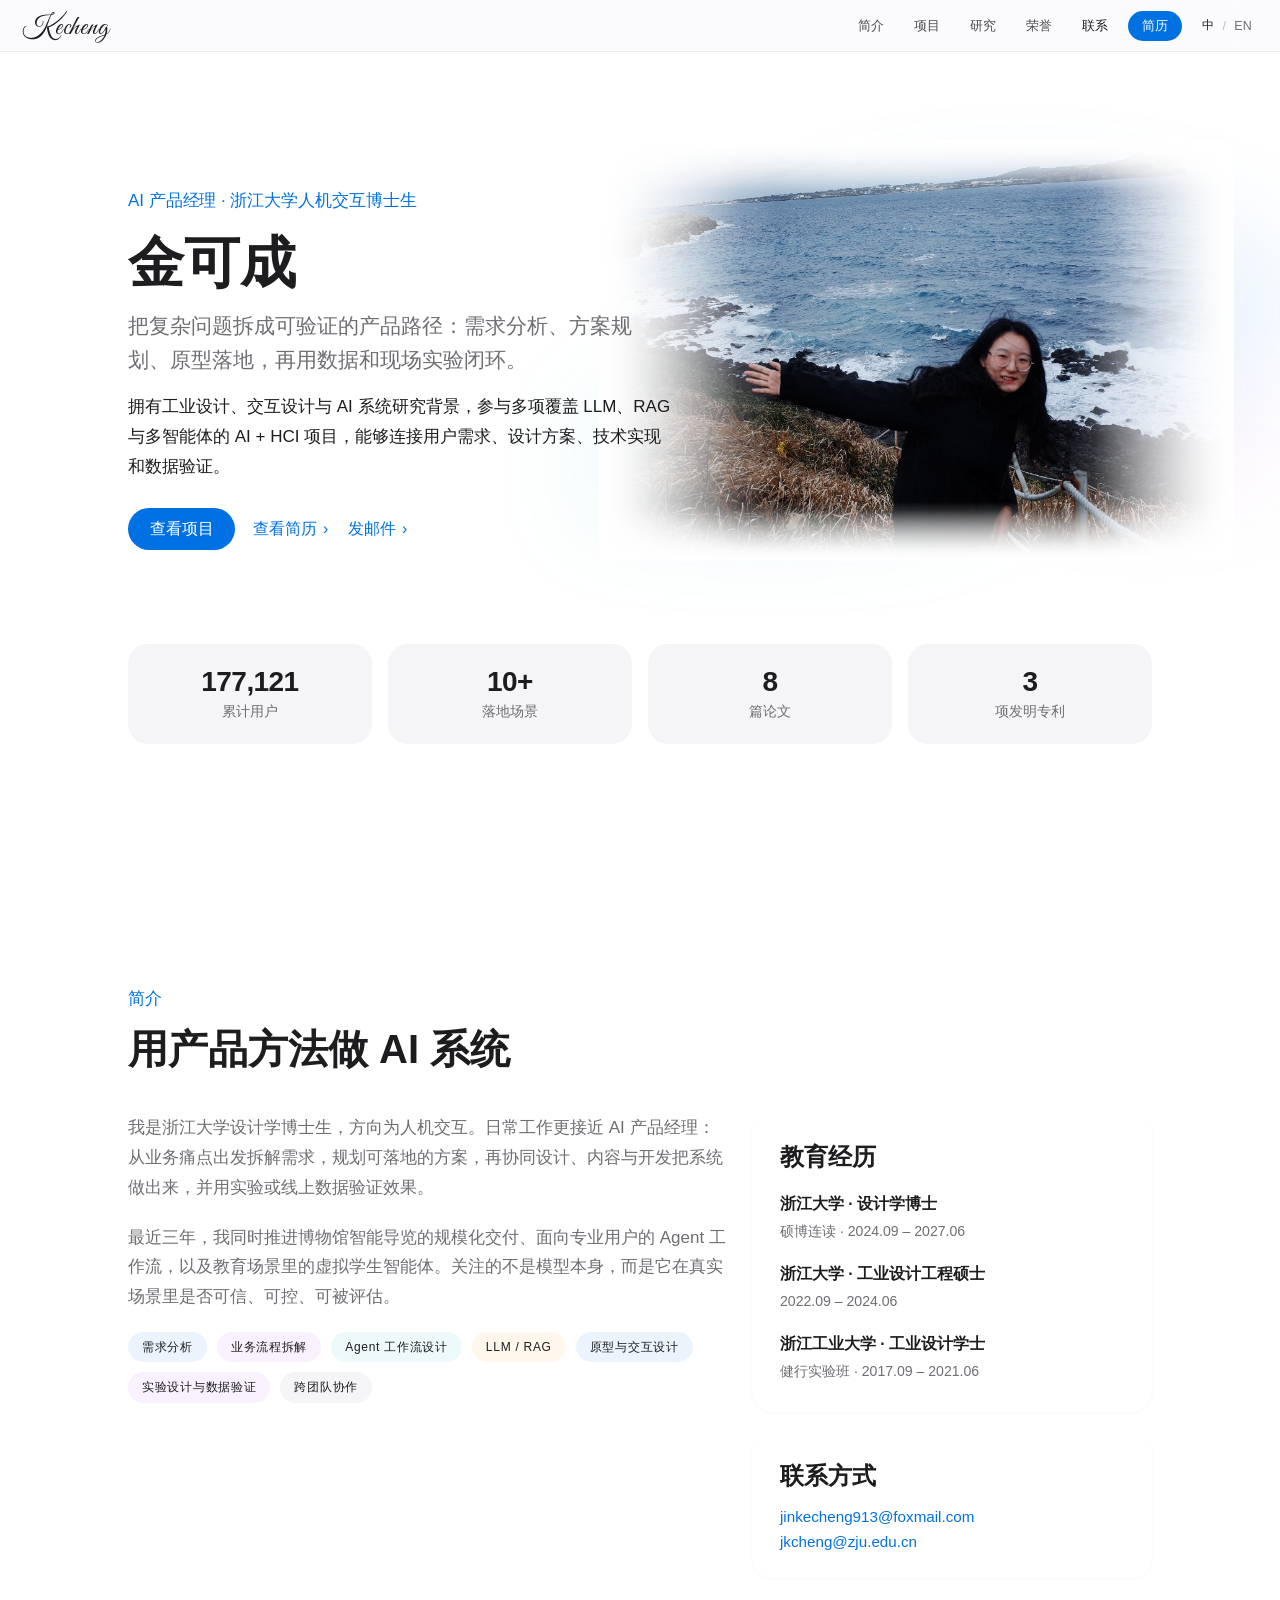
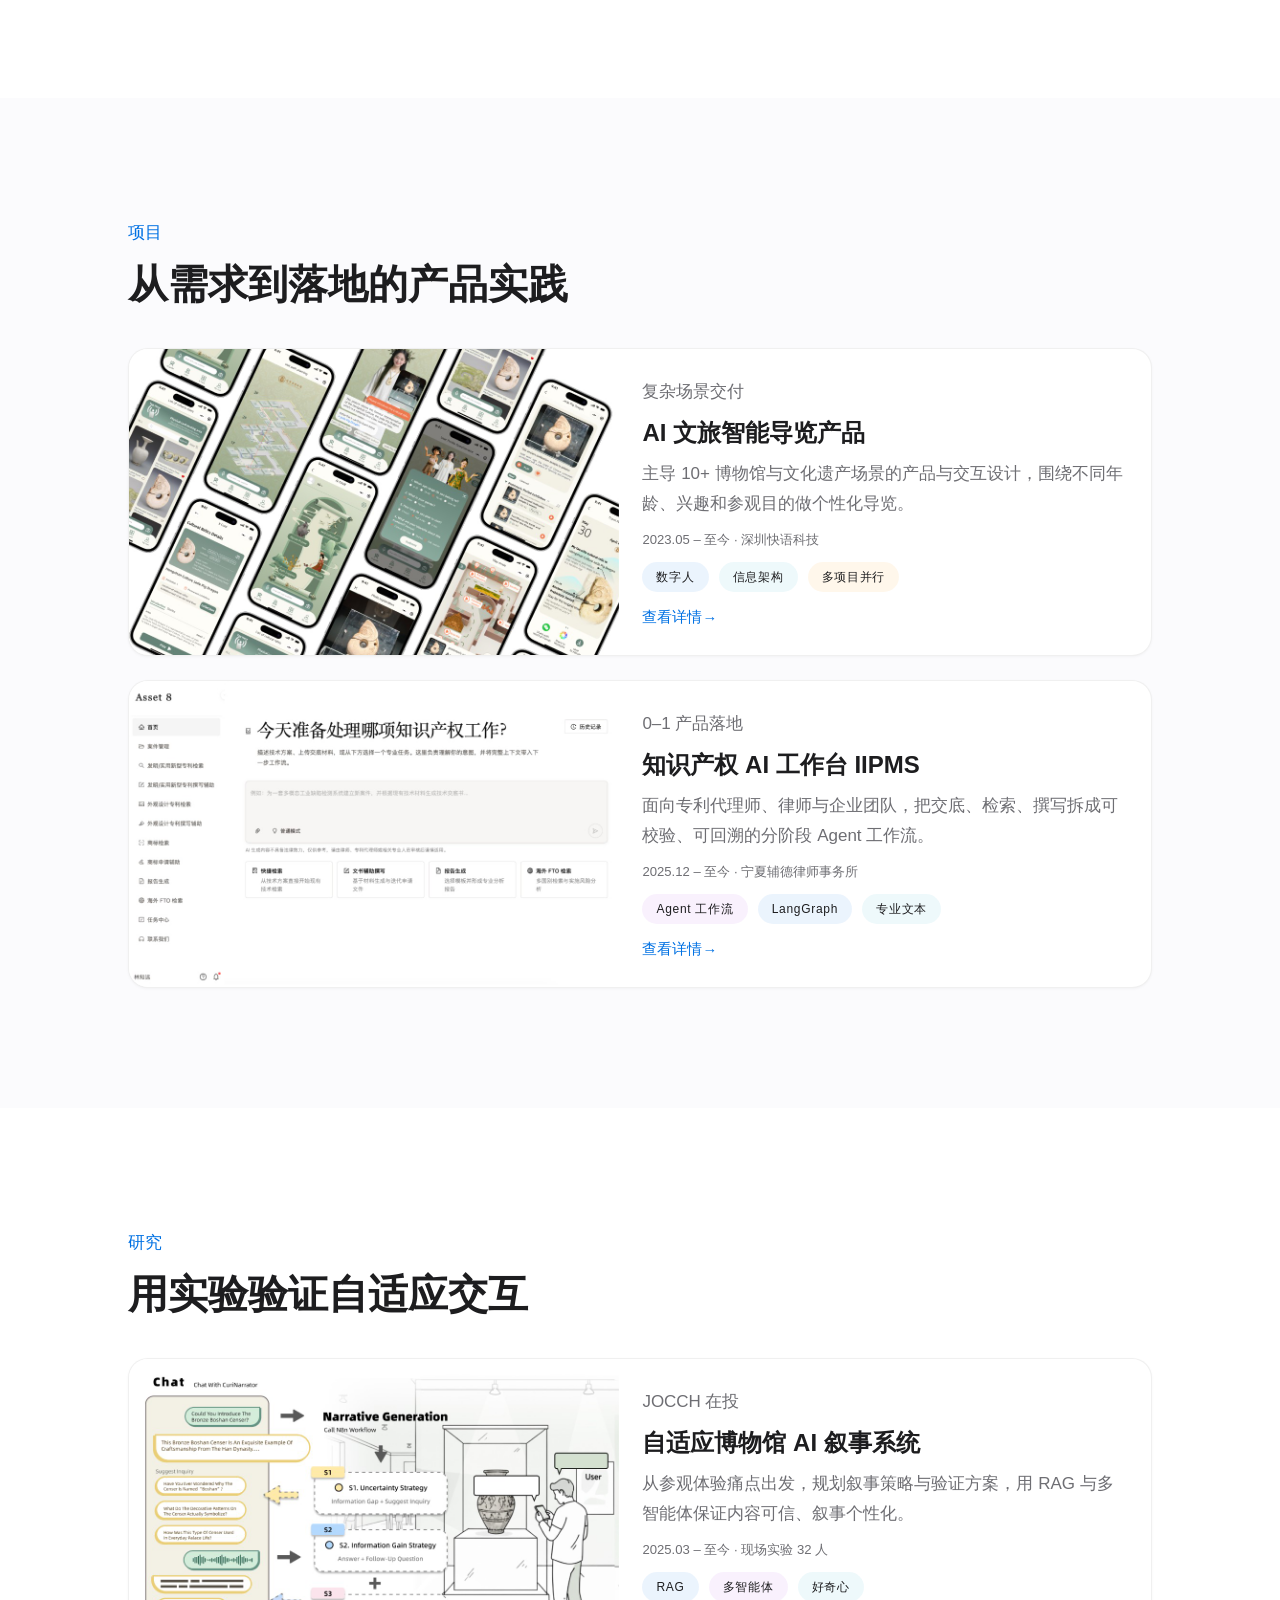
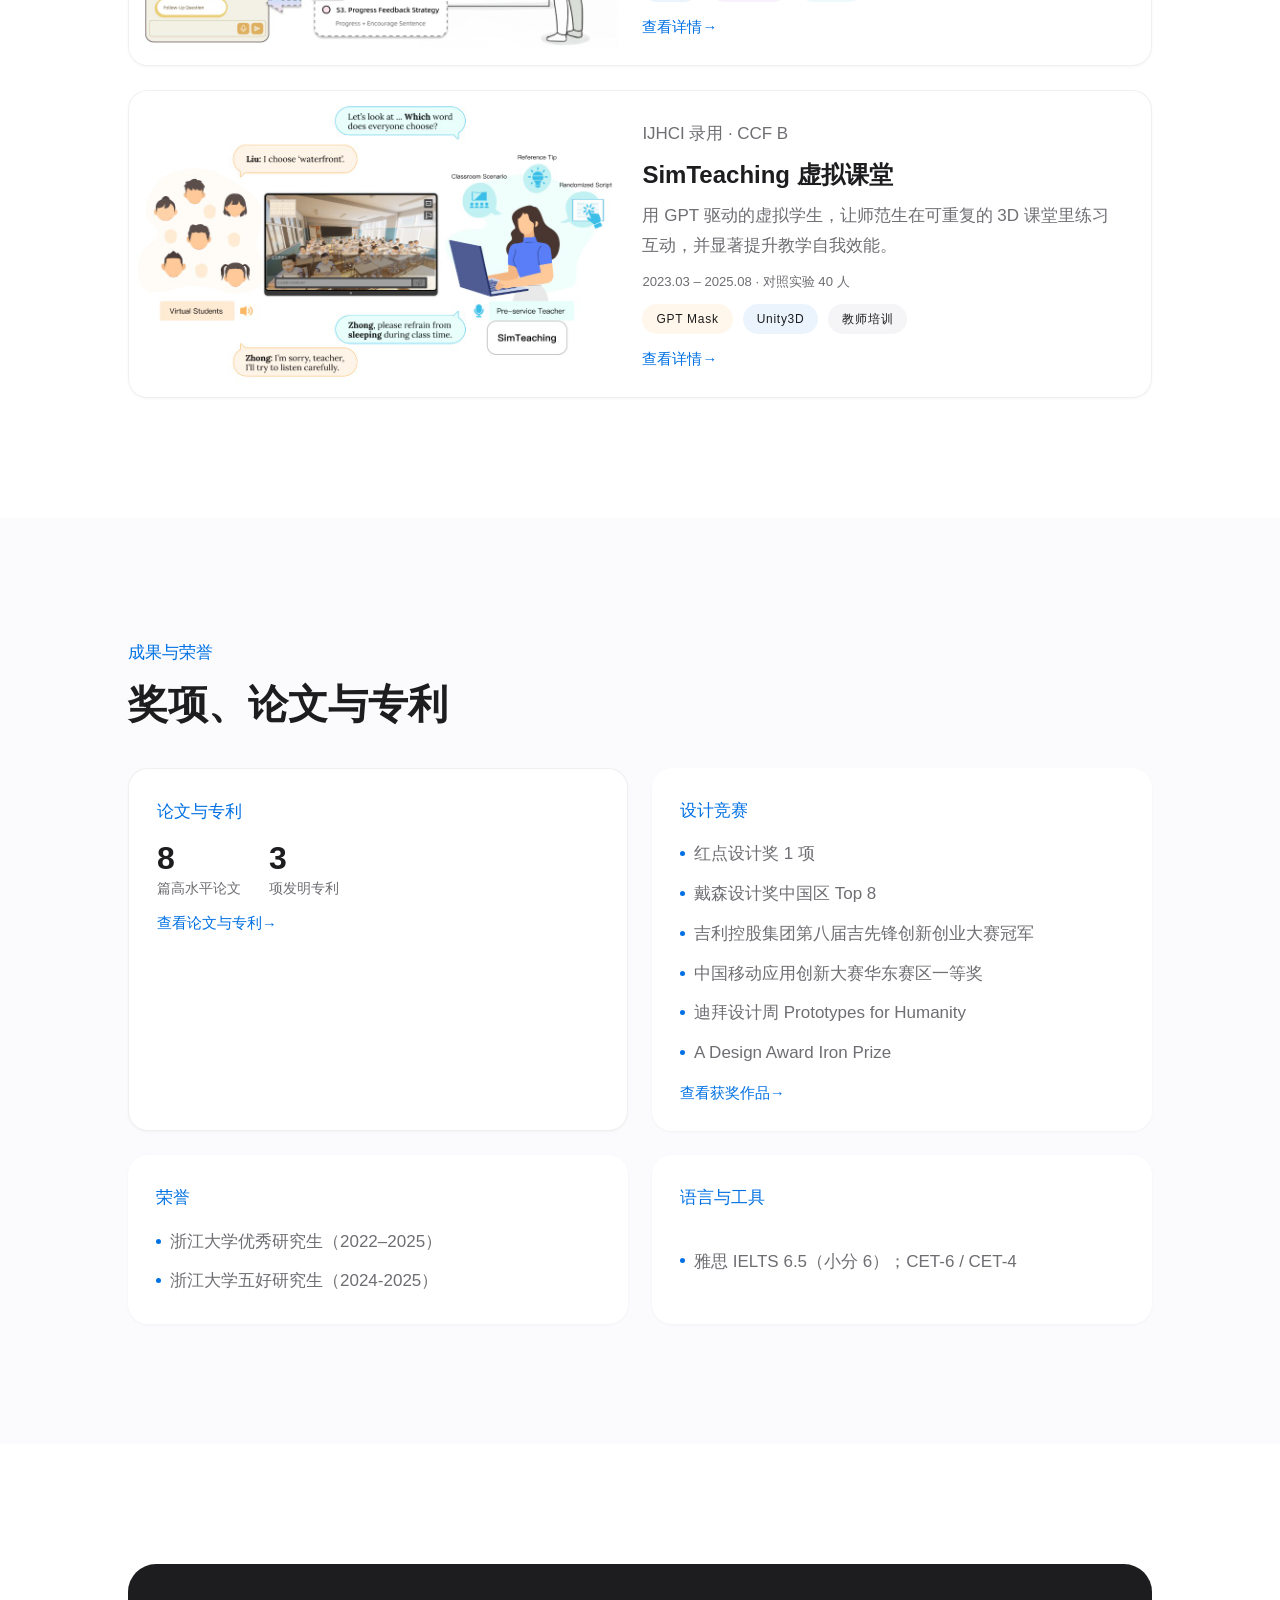
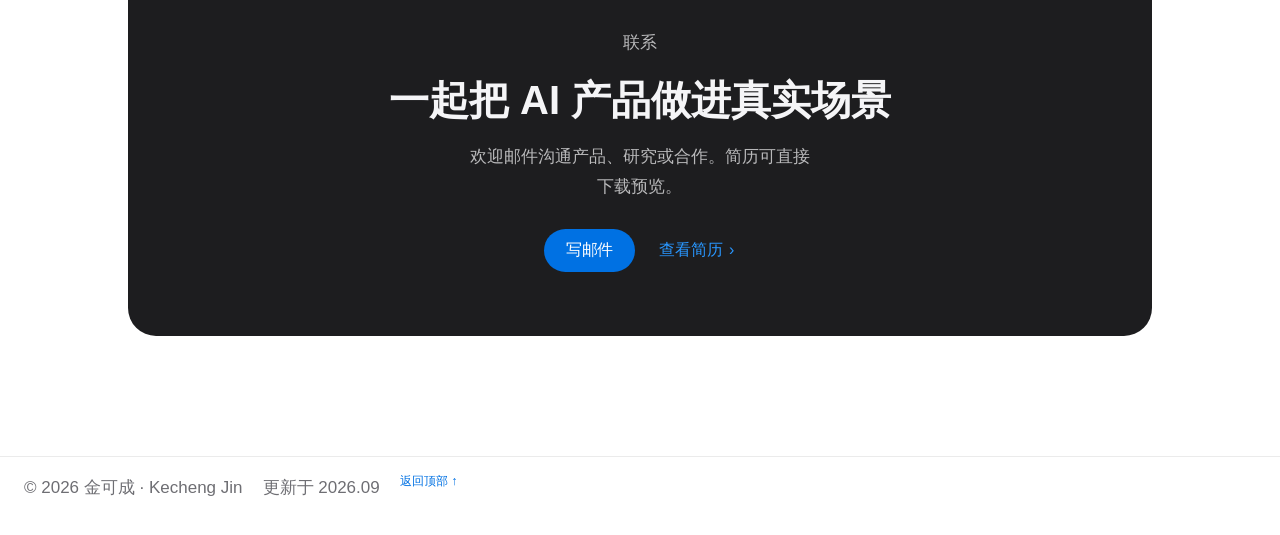
<file: index.html>
<!DOCTYPE html>
<html lang="zh-CN">
  <head>
    <meta charset="UTF-8" />
    <meta name="viewport" content="width=device-width, initial-scale=1.0" />
    <title>金可成 | AI 产品经理</title>
    <meta name="description" content="金可成，浙江大学人机交互博士生，AI 产品经理。连接用户需求、设计方案、技术实现与数据验证，落地博物馆导览、知识产权工作台与教育智能体。" />
    <link rel="stylesheet" href="styles.css?v=20260903d" />
    <script defer src="script.js"></script>
  </head>
  <body data-page="home">
    <div class="site-shell" id="top">
      <header class="site-header">
        <a class="brand" href="index.html">
          <span class="brand-script">Kecheng</span>
        </a>
        <button class="menu-toggle" type="button" aria-expanded="false" aria-label="打开导航">
          <span></span>
          <span></span>
        </button>
        <div class="header-end">
          <nav class="site-nav" aria-label="页面导航">
            <a href="#about" data-section="about">简介</a>
            <a href="#projects" data-section="projects">项目</a>
            <a href="#research" data-section="research">研究</a>
            <a href="#honors" data-section="honors">荣誉</a>
            <a href="#contact" data-section="contact">联系</a>
            <a class="nav-cta" href="cv.html" data-section="cv">简历</a>
          </nav>
          <nav class="lang-switch" aria-label="语言">
            <a href="index.html" aria-current="page">中</a>
            <span aria-hidden="true">/</span>
            <a href="en/index.html" hreflang="en">EN</a>
          </nav>
        </div>
      </header>

      <main>
        <section class="hero reveal">
          <div class="hero-split">
            <div class="hero-copy">
              <p class="eyebrow">AI 产品经理 · 浙江大学人机交互博士生</p>
              <h1>金可成</h1>
              <p class="lead">把复杂问题拆成可验证的产品路径：需求分析、方案规划、原型落地，再用数据和现场实验闭环。</p>
              <p>拥有工业设计、交互设计与 AI 系统研究背景，参与多项覆盖 LLM、RAG 与多智能体的 AI + HCI 项目，能够连接用户需求、设计方案、技术实现和数据验证。</p>
              <div class="hero-actions">
                <a class="button button-primary" href="#projects">查看项目</a>
                <a class="button button-secondary" href="cv.html">查看简历</a>
                <a class="button button-tertiary" href="mailto:jinkecheng913@foxmail.com">发邮件</a>
              </div>
            </div>
            <aside class="hero-panel">
              <div class="hero-portrait">
                <span class="hero-portrait__glow" aria-hidden="true"></span>
                <img src="assets/portrait.png" alt="金可成肖像" />
              </div>
            </aside>
          </div>
          <div class="stat-band">
            <article>
              <strong>177,121</strong>
              <span>累计用户</span>
            </article>
            <article>
              <strong>10+</strong>
              <span>落地场景</span>
            </article>
            <article>
              <strong>8</strong>
              <span>篇论文</span>
            </article>
            <article>
              <strong>3</strong>
              <span>项发明专利</span>
            </article>
          </div>
        </section>

        <section class="section alt" id="about" data-section-id="about">
          <div class="section-heading reveal">
            <p class="section-label">简介</p>
            <h2>用产品方法做 AI 系统</h2>
          </div>
          <div class="about-grid reveal">
            <div class="about-copy">
              <p>我是浙江大学设计学博士生，方向为人机交互。日常工作更接近 AI 产品经理：从业务痛点出发拆解需求，规划可落地的方案，再协同设计、内容与开发把系统做出来，并用实验或线上数据验证效果。</p>
              <p>最近三年，我同时推进博物馆智能导览的规模化交付、面向专业用户的 Agent 工作流，以及教育场景里的虚拟学生智能体。关注的不是模型本身，而是它在真实场景里是否可信、可控、可被评估。</p>
              <div class="skill-cloud">
                <span class="pill">需求分析</span>
                <span class="pill pill-purple">业务流程拆解</span>
                <span class="pill pill-teal">Agent 工作流设计</span>
                <span class="pill pill-orange">LLM / RAG</span>
                <span class="pill">原型与交互设计</span>
                <span class="pill pill-purple">实验设计与数据验证</span>
                <span class="pill pill-soft">跨团队协作</span>
              </div>
            </div>
            <aside class="about-side">
              <div class="side-card">
                <h3>教育经历</h3>
                <ul class="edu-list">
                  <li>
                    <strong>浙江大学 · 设计学博士</strong>
                    <span>硕博连读 · 2024.09 – 2027.06</span>
                  </li>
                  <li>
                    <strong>浙江大学 · 工业设计工程硕士</strong>
                    <span>2022.09 – 2024.06</span>
                  </li>
                  <li>
                    <strong>浙江工业大学 · 工业设计学士</strong>
                    <span>健行实验班 · 2017.09 – 2021.06</span>
                  </li>
                </ul>
              </div>
              <div class="side-card">
                <h3>联系方式</h3>
                <div class="contact-list">
                  <a href="mailto:jinkecheng913@foxmail.com">jinkecheng913@foxmail.com</a>
                  <a href="mailto:jkcheng@zju.edu.cn">jkcheng@zju.edu.cn</a>
                </div>
              </div>
            </aside>
          </div>
        </section>

        <section class="section" id="projects" data-section-id="projects">
          <div class="section-heading reveal">
            <p class="section-label">项目</p>
            <h2>从需求到落地的产品实践</h2>
          </div>
          <div class="work-grid reveal">
            <a class="work-card" href="projects/ai-tour-guide.html">
              <div class="work-card__media">
                <img src="assets/ai-tour-guide-cover.jpg" alt="AI 文旅智能导览产品界面" />
              </div>
              <div class="work-card__body">
                <p class="card-kicker">复杂场景交付</p>
                <h3>AI 文旅智能导览产品</h3>
                <p>主导 10+ 博物馆与文化遗产场景的产品与交互设计，围绕不同年龄、兴趣和参观目的做个性化导览。</p>
                <p class="work-card__meta">2023.05 – 至今 · 深圳快语科技</p>
                <div class="skill-cloud">
                  <span class="pill">数字人</span>
                  <span class="pill pill-teal">信息架构</span>
                  <span class="pill pill-orange">多项目并行</span>
                </div>
                <span class="work-card__arrow">查看详情</span>
              </div>
            </a>
            <a class="work-card" href="projects/iipms.html">
              <div class="work-card__media">
                <img src="assets/iipms-cover.jpg" alt="知识产权 AI 工作台 IIPMS 首页" />
              </div>
              <div class="work-card__body">
                <p class="card-kicker">0–1 产品落地</p>
                <h3>知识产权 AI 工作台 IIPMS</h3>
                <p>面向专利代理师、律师与企业团队，把交底、检索、撰写拆成可校验、可回溯的分阶段 Agent 工作流。</p>
                <p class="work-card__meta">2025.12 – 至今 · 宁夏辅德律师事务所</p>
                <div class="skill-cloud">
                  <span class="pill pill-purple">Agent 工作流</span>
                  <span class="pill">LangGraph</span>
                  <span class="pill pill-teal">专业文本</span>
                </div>
                <span class="work-card__arrow">查看详情</span>
              </div>
            </a>
          </div>
        </section>

        <section class="section alt" id="research" data-section-id="research">
          <div class="section-heading reveal">
            <p class="section-label">研究</p>
            <h2>用实验验证自适应交互</h2>
          </div>
          <div class="work-grid reveal">
            <a class="work-card" href="projects/museum-narrative.html">
              <div class="work-card__media">
                <img src="assets/curinarrator-cover.jpg" alt="CuriNarrator 博物馆 AI 叙事对话与生成流程" />
              </div>
              <div class="work-card__body">
                <p class="card-kicker">JOCCH 在投</p>
                <h3>自适应博物馆 AI 叙事系统</h3>
                <p>从参观体验痛点出发，规划叙事策略与验证方案，用 RAG 与多智能体保证内容可信、叙事个性化。</p>
                <p class="work-card__meta">2025.03 – 至今 · 现场实验 32 人</p>
                <div class="skill-cloud">
                  <span class="pill">RAG</span>
                  <span class="pill pill-purple">多智能体</span>
                  <span class="pill pill-teal">好奇心</span>
                </div>
                <span class="work-card__arrow">查看详情</span>
              </div>
            </a>
            <a class="work-card" href="projects/simteaching.html">
              <div class="work-card__media">
                <img src="assets/simteaching-cover.jpg" alt="SimTeaching 虚拟课堂：师范生与虚拟学生互动" />
              </div>
              <div class="work-card__body">
                <p class="card-kicker">IJHCI 录用 · CCF B</p>
                <h3>SimTeaching 虚拟课堂</h3>
                <p>用 GPT 驱动的虚拟学生，让师范生在可重复的 3D 课堂里练习互动，并显著提升教学自我效能。</p>
                <p class="work-card__meta">2023.03 – 2025.08 · 对照实验 40 人</p>
                <div class="skill-cloud">
                  <span class="pill pill-orange">GPT Mask</span>
                  <span class="pill">Unity3D</span>
                  <span class="pill pill-soft">教师培训</span>
                </div>
                <span class="work-card__arrow">查看详情</span>
              </div>
            </a>
          </div>
        </section>

        <section class="section" id="honors" data-section-id="honors">
          <div class="section-heading reveal">
            <p class="section-label">成果与荣誉</p>
            <h2>奖项、论文与专利</h2>
          </div>
          <div class="honor-grid reveal">
            <a class="honor-card honor-card--link" href="publications.html">
              <p class="section-label">论文与专利</p>
              <div class="honor-stat">
                <div>
                  <strong>8</strong>
                  <span>篇高水平论文</span>
                </div>
                <div>
                  <strong>3</strong>
                  <span>项发明专利</span>
                </div>
              </div>
              <span class="work-card__arrow">查看论文与专利</span>
            </a>
            <article class="honor-card">
              <p class="section-label">设计竞赛</p>
              <ul>
                <li>红点设计奖 1 项</li>
                <li>戴森设计奖中国区 Top 8</li>
                <li>吉利控股集团第八届吉先锋创新创业大赛冠军</li>
                <li>中国移动应用创新大赛华东赛区一等奖</li>
                <li>迪拜设计周 Prototypes for Humanity</li>
                <li>A Design Award Iron Prize</li>
              </ul>
              <a class="work-card__arrow" href="awards.html">查看获奖作品</a>
            </article>
            <article class="honor-card">
              <p class="section-label">荣誉</p>
              <ul>
                <li>浙江大学优秀研究生（2022–2025）</li>
                <li>浙江大学五好研究生（2024-2025）</li>
              </ul>
            </article>
            <article class="honor-card">
              <p class="section-label">语言与工具</p>
              <ul>
                <li>雅思 IELTS 6.5（小分 6）；CET-6 / CET-4</li>
              </ul>
            </article>
          </div>
        </section>

        <section class="section alt" id="contact" data-section-id="contact">
          <div class="contact-cta reveal">
            <p class="section-label">联系</p>
            <h2>一起把 AI 产品做进真实场景</h2>
            <p>欢迎邮件沟通产品、研究或合作。简历可直接下载预览。</p>
            <div class="hero-actions">
              <a class="button button-primary" href="mailto:jinkecheng913@foxmail.com">写邮件</a>
              <a class="button button-secondary" href="cv.html">查看简历</a>
            </div>
          </div>
        </section>
      </main>

            <footer class="site-footer rich">
        <div class="footer-bar">
          <p>© 2026 金可成 · Kecheng Jin</p>
          <p>更新于 2026.09</p>
          <a href="#top" class="js-back-to-top">返回顶部 ↑</a>
        </div>
      </footer>
    </div>
    <button class="back-to-top" type="button" aria-label="返回顶部">↑</button>
  </body>
</html>
</file>
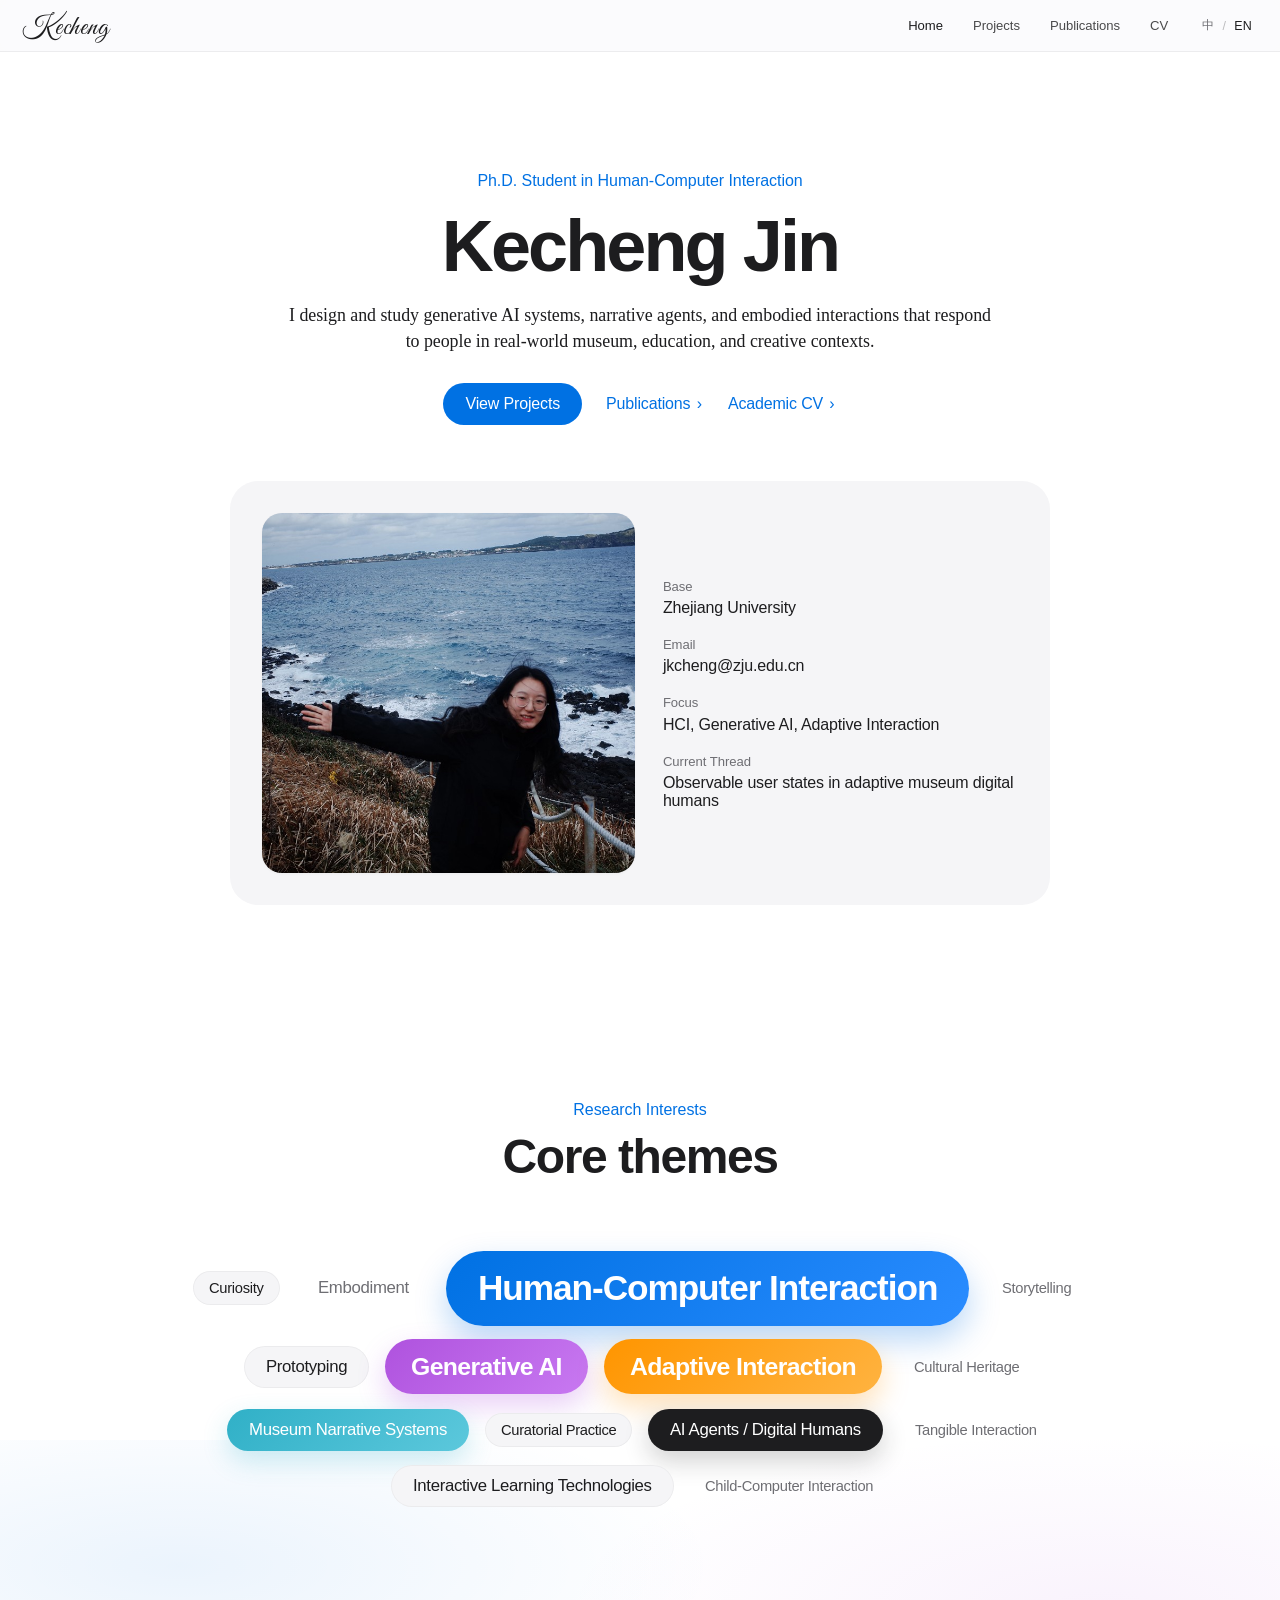
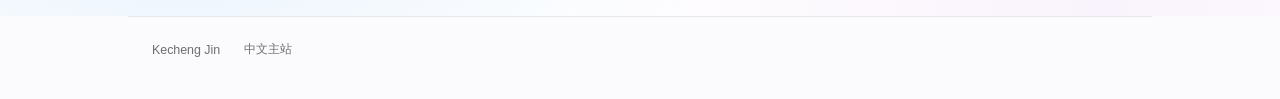
<file: en/index.html>
<!DOCTYPE html>
<html lang="en">
  <head>
    <meta charset="UTF-8" />
    <meta name="viewport" content="width=device-width, initial-scale=1.0" />
    <title>Kecheng Jin | HCI Researcher</title>
    <meta
      name="description"
      content="Kecheng Jin is an HCI researcher exploring generative AI, adaptive interaction, embodied agents, and interactive systems for learning and cultural engagement."
    />
    <link rel="stylesheet" href="../styles.css" />
    <script defer src="../script.js"></script>
  </head>
  <body data-page="home">
    <div class="site-shell">
      <header class="site-header">
        <a class="brand" href="index.html">
          <span class="brand-script">Kecheng</span>
        </a>
        <button class="menu-toggle" type="button" aria-expanded="false" aria-label="Toggle navigation">
          <span></span>
          <span></span>
        </button>
        <div class="header-end">
          <nav class="site-nav">
            <a href="index.html">Home</a>
            <a href="projects.html">Projects</a>
            <a href="publications.html">Publications</a>
            <a href="cv.html">CV</a>
          </nav>
          <nav class="lang-switch" aria-label="Language">
            <a href="../index.html" hreflang="zh-CN">中</a>
            <span aria-hidden="true">/</span>
            <a href="index.html" aria-current="page">EN</a>
          </nav>
        </div>
      </header>

      <main>
        <section class="hero reveal">
          <div class="hero-copy">
            <p class="eyebrow">Ph.D. Student in Human-Computer Interaction</p>
            <h1>Kecheng Jin</h1>
            <p class="lead">
              I design and study generative AI systems, narrative agents, and embodied interactions that
              respond to people in real-world museum, education, and creative contexts.
            </p>
            <div class="hero-actions">
              <a class="button button-primary" href="projects.html">View Projects</a>
              <a class="button button-secondary" href="publications.html">Publications</a>
              <a class="button button-tertiary" href="cv.html">Academic CV</a>
            </div>
          </div>

          <aside class="hero-panel">
            <div class="portrait-card">
              <div class="portrait-photo">
                <img src="../assets/portrait.png" alt="Portrait of Kecheng Jin on the coast of Jeju Island" />
              </div>
              <dl class="profile-facts">
                <div>
                  <dt>Base</dt>
                  <dd>Zhejiang University</dd>
                </div>
                <div>
                  <dt>Email</dt>
                  <dd><a href="mailto:jkcheng@zju.edu.cn">jkcheng@zju.edu.cn</a></dd>
                </div>
                <div>
                  <dt>Focus</dt>
                  <dd>HCI, Generative AI, Adaptive Interaction</dd>
                </div>
                <div>
                  <dt>Current Thread</dt>
                  <dd>Observable user states in adaptive museum digital humans</dd>
                </div>
              </dl>
            </div>
          </aside>
        </section>

        <section class="section themes reveal">
          <div class="section-heading">
            <p class="section-label">Research Interests</p>
            <h2>Core themes</h2>
          </div>
          <div class="theme-cloud">
            <span class="chip chip-sm chip-soft">Curiosity</span>
            <span class="chip chip-md chip-ghost">Embodiment</span>
            <span class="chip chip-xl chip-blue">Human-Computer Interaction</span>
            <span class="chip chip-sm chip-ghost">Storytelling</span>
            <span class="chip chip-md chip-soft">Prototyping</span>
            <span class="chip chip-lg chip-purple">Generative AI</span>
            <span class="chip chip-lg chip-orange">Adaptive Interaction</span>
            <span class="chip chip-sm chip-ghost">Cultural Heritage</span>
            <span class="chip chip-md chip-teal">Museum Narrative Systems</span>
            <span class="chip chip-sm chip-soft">Curatorial Practice</span>
            <span class="chip chip-md chip-ink">AI Agents / Digital Humans</span>
            <span class="chip chip-sm chip-ghost">Tangible Interaction</span>
            <span class="chip chip-md chip-soft">Interactive Learning Technologies</span>
            <span class="chip chip-sm chip-ghost">Child-Computer Interaction</span>
          </div>
        </section>
      </main>

      <footer class="site-footer">
        <p>Kecheng Jin</p>
        <a href="../index.html" hreflang="zh-CN">中文主站</a>
      </footer>
    </div>
  </body>
</html>
</file>
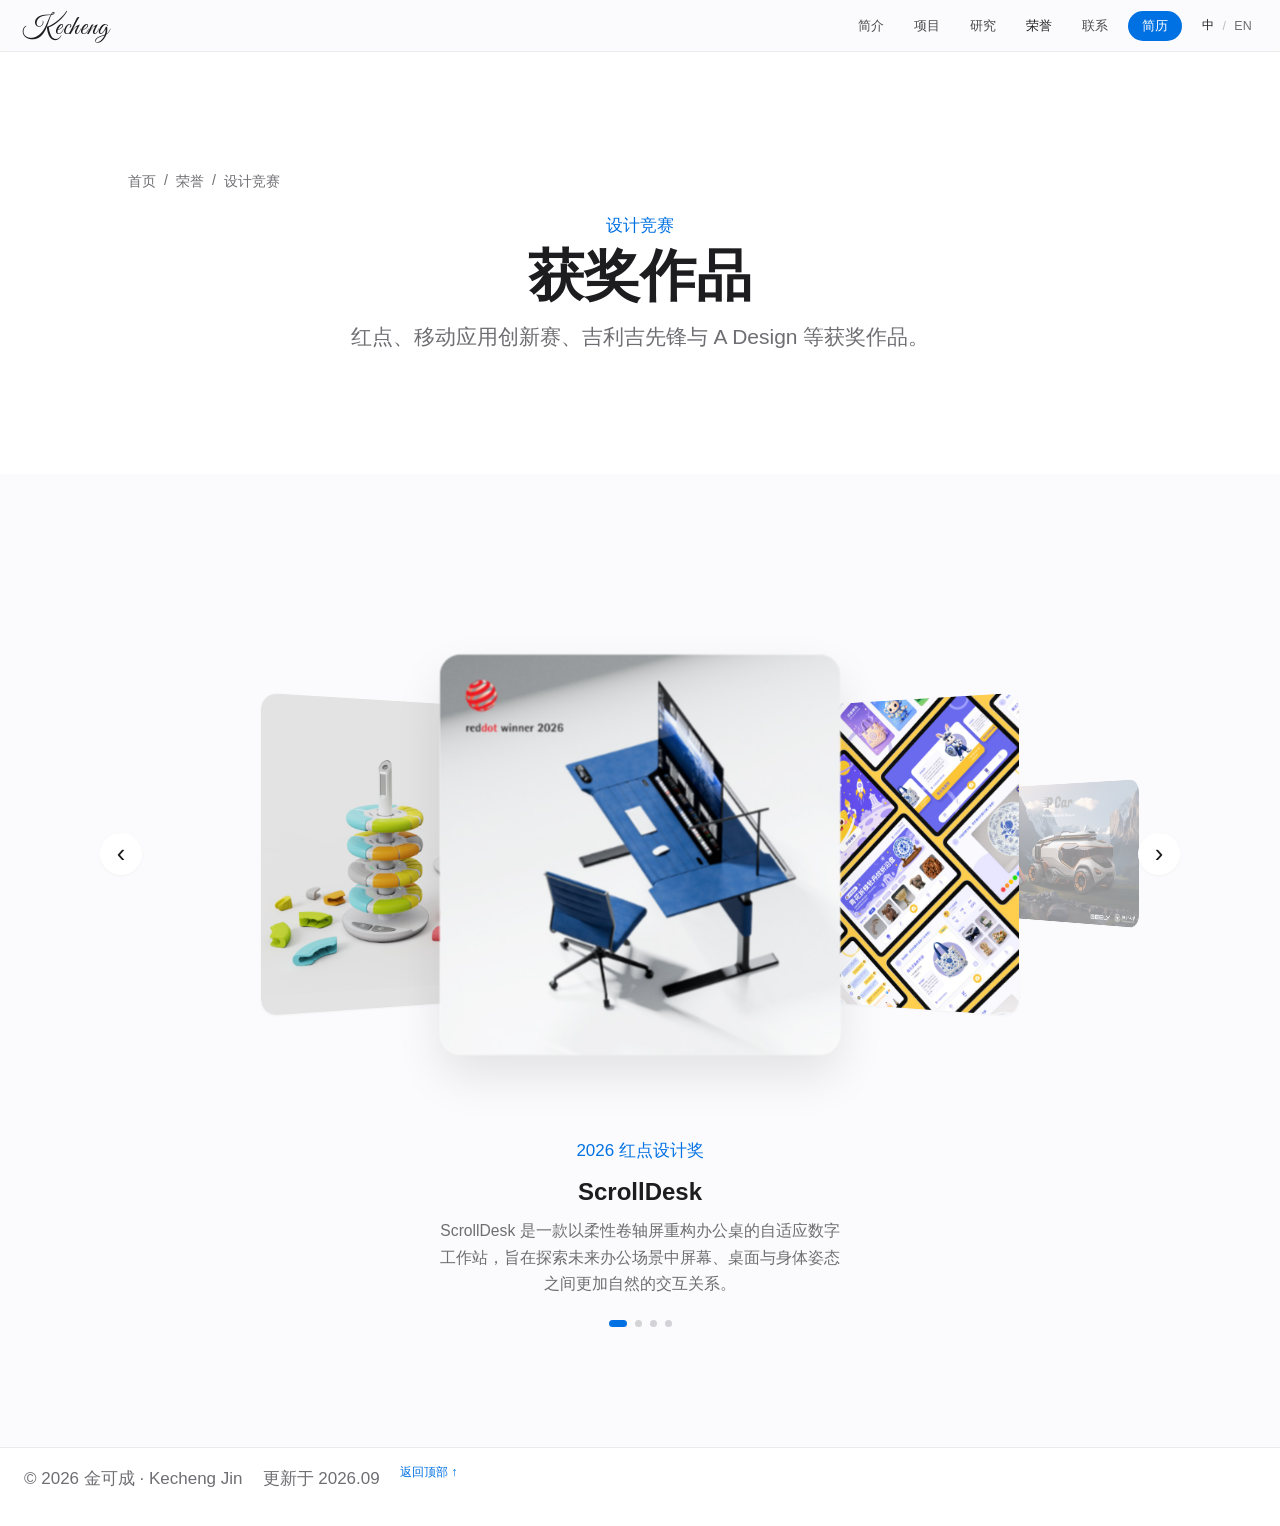
<file: awards.html>
<!DOCTYPE html>
<html lang="zh-CN">
  <head>
    <meta charset="UTF-8" />
    <meta name="viewport" content="width=device-width, initial-scale=1.0" />
    <title>设计竞赛 | 金可成</title>
    <meta
      name="description"
      content="金可成的设计竞赛获奖作品：ScrollDesk、MusePlanet、P Car、PolyBeat。"
    />
    <link rel="stylesheet" href="styles.css?v=20260903d" />
    <script defer src="script.js"></script>
  </head>
  <body data-page="awards" data-nav="honors">
    <div class="site-shell" id="top">
      <header class="site-header">
        <a class="brand" href="index.html">
          <span class="brand-script">Kecheng</span>
        </a>
        <button class="menu-toggle" type="button" aria-expanded="false" aria-label="打开导航">
          <span></span>
          <span></span>
        </button>
        <div class="header-end">
          <nav class="site-nav" aria-label="页面导航">
            <a href="index.html#about" data-section="about">简介</a>
            <a href="index.html#projects" data-section="projects">项目</a>
            <a href="index.html#research" data-section="research">研究</a>
            <a href="index.html#honors" data-section="honors">荣誉</a>
            <a href="index.html#contact" data-section="contact">联系</a>
            <a class="nav-cta" href="cv.html" data-section="cv">简历</a>
          </nav>
          <nav class="lang-switch" aria-label="语言">
            <a href="awards.html" aria-current="page">中</a>
            <span aria-hidden="true">/</span>
            <a href="en/index.html" hreflang="en">EN</a>
          </nav>
        </div>
      </header>

      <main>
        <section class="page-intro reveal">
          <nav class="breadcrumb" aria-label="面包屑">
            <a href="index.html">首页</a>
            <span>/</span>
            <a href="index.html#honors">荣誉</a>
            <span>/</span>
            <span>设计竞赛</span>
          </nav>
          <p class="eyebrow">设计竞赛</p>
          <h1>获奖作品</h1>
          <p class="lead">红点、移动应用创新赛、吉利吉先锋与 A Design 等获奖作品。</p>
        </section>

        <section class="section reveal">
                    <div class="award-showcase reveal" data-award-carousel>
            <div class="award-stage">
              <button class="award-nav award-nav--prev" type="button" aria-label="上一件作品">‹</button>
              <div class="award-track">
                <button
                  class="award-card"
                  type="button"
                  data-award-index="0"
                  data-award-kicker="2026 红点设计奖"
                  data-award-title="ScrollDesk"
                  data-award-body="ScrollDesk 是一款以柔性卷轴屏重构办公桌的自适应数字工作站，旨在探索未来办公场景中屏幕、桌面与身体姿态之间更加自然的交互关系。"
                >
                  <img src="assets/award-scrolldesk.jpg" alt="ScrollDesk 柔性卷轴屏数字工作站" />
                </button>
                <button
                  class="award-card"
                  type="button"
                  data-award-index="1"
                  data-award-kicker="2026 中国移动应用创新大赛"
                  data-award-title="MusePlanet 智绘星球"
                  data-award-body="从观看文物到临摹再创作，基于传统文物的儿童个性化创新创作应用。"
                >
                  <img src="assets/award-museplanet.jpg" alt="MusePlanet 智绘星球多屏界面" />
                </button>
                <button
                  class="award-card"
                  type="button"
                  data-award-index="2"
                  data-award-kicker="吉利吉先锋创新创业大赛冠军"
                  data-award-title="P Car"
                  data-award-body="聚焦户外露营人群，适合越野、露营等户外活动。设有独立的宠物乘坐空间和宠物物品存放，车内休息与社交更舒适，可交互车窗记录旅途中的风景。"
                >
                  <img src="assets/award-pcar.jpg" alt="吉利 P Car 户外露营概念车" />
                </button>
                <button
                  class="award-card"
                  type="button"
                  data-award-index="3"
                  data-award-kicker="A Design Award Iron Prize"
                  data-award-title="PolyBeat"
                  data-award-body="PolyBeat 面向儿童，用有趣、可交互的方式帮助他们学习乐理。几何多边形与音乐节奏有很强的对应关系，可以把节奏声音可视化，帮助儿童理解音乐风格与鼓点节奏型之间的关系，并掌握节奏型。"
                >
                  <img src="assets/award-polybeat.jpg" alt="PolyBeat 儿童乐理实体交互玩具" />
                </button>
              </div>
              <button class="award-nav award-nav--next" type="button" aria-label="下一件作品">›</button>
            </div>
            <div class="award-caption" aria-live="polite">
              <p class="section-label" data-award-kicker></p>
              <h3 data-award-title></h3>
              <p data-award-body></p>
            </div>
            <div class="award-dots" role="tablist" aria-label="获奖作品"></div>
          </div>
        </section>
      </main>

            <footer class="site-footer rich">
        <div class="footer-bar">
          <p>© 2026 金可成 · Kecheng Jin</p>
          <p>更新于 2026.09</p>
          <a href="#top" class="js-back-to-top">返回顶部 ↑</a>
        </div>
      </footer>
    </div>
    <button class="back-to-top" type="button" aria-label="返回顶部">↑</button>
  </body>
</html>
</file>
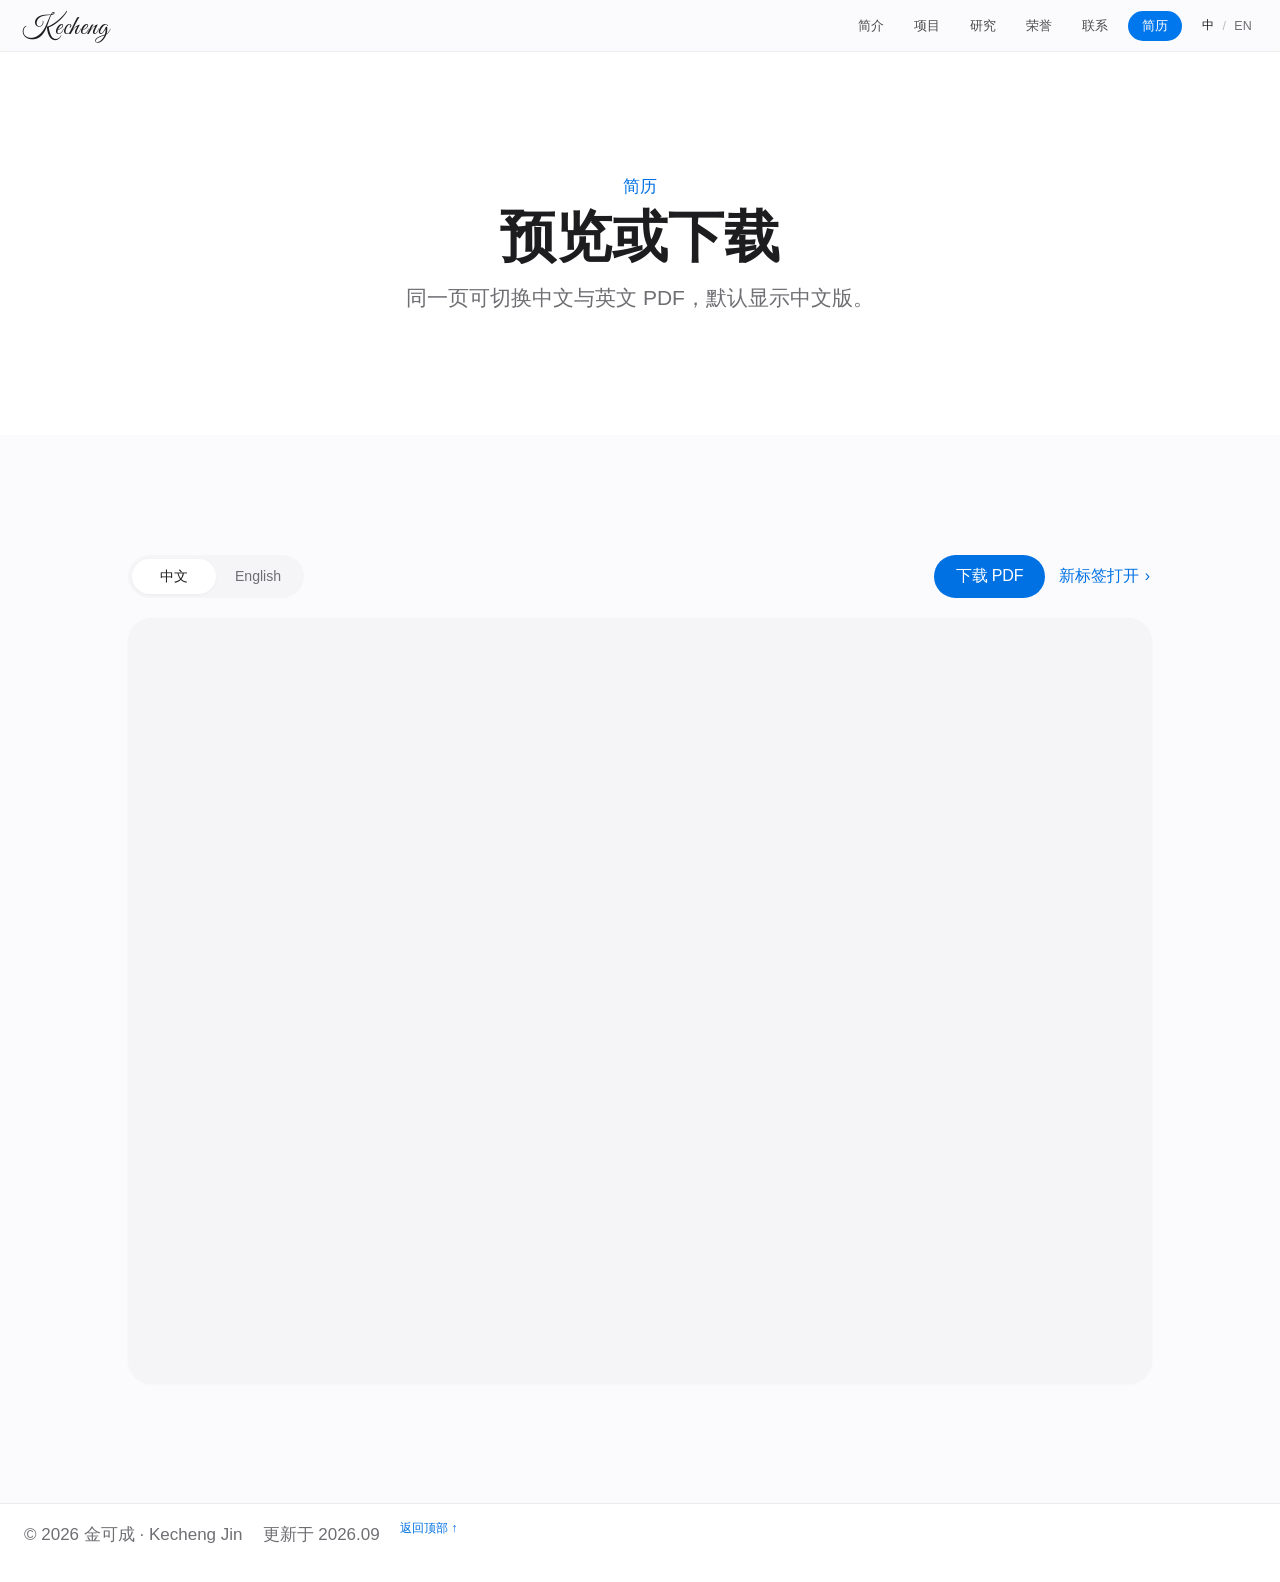
<file: cv.html>
<!DOCTYPE html>
<html lang="zh-CN">
  <head>
    <meta charset="UTF-8" />
    <meta name="viewport" content="width=device-width, initial-scale=1.0" />
    <title>简历 | 金可成</title>
    <meta
      name="description"
      content="金可成的中英文简历预览与下载。浙江大学人机交互博士生，AI 产品经理。"
    />
    <link rel="stylesheet" href="styles.css" />
    <script defer src="script.js"></script>
  </head>
  <body data-page="cv" data-nav="cv">
    <div class="site-shell" id="top">
      <header class="site-header">
        <a class="brand" href="index.html">
          <span class="brand-script">Kecheng</span>
        </a>
        <button class="menu-toggle" type="button" aria-expanded="false" aria-label="打开导航">
          <span></span>
          <span></span>
        </button>
        <div class="header-end">
          <nav class="site-nav" aria-label="页面导航">
            <a href="index.html#about" data-section="about">简介</a>
            <a href="index.html#projects" data-section="projects">项目</a>
            <a href="index.html#research" data-section="research">研究</a>
            <a href="index.html#honors" data-section="honors">荣誉</a>
            <a href="index.html#contact" data-section="contact">联系</a>
            <a class="nav-cta" href="cv.html" data-section="cv">简历</a>
          </nav>
          <nav class="lang-switch" aria-label="语言">
            <a href="cv.html" aria-current="page">中</a>
            <span aria-hidden="true">/</span>
            <a href="en/cv.html" hreflang="en">EN</a>
          </nav>
        </div>
      </header>

      <main>
        <section class="page-intro reveal">
          <p class="eyebrow">简历</p>
          <h1>预览或下载</h1>
          <p class="lead">同一页可切换中文与英文 PDF，默认显示中文版。</p>
        </section>

        <section class="section reveal">
          <div
            class="cv-viewer"
            data-cv-root
            data-cv-default="zh"
            data-cv-zh="Jin_CV_zh.pdf"
            data-cv-en="Jin_CV.pdf"
          >
            <div class="cv-viewer__toolbar">
              <div class="cv-lang" role="tablist" aria-label="简历语言">
                <button type="button" role="tab" aria-selected="true" data-cv-lang="zh">中文</button>
                <button type="button" role="tab" aria-selected="false" data-cv-lang="en">English</button>
              </div>
              <div class="cv-viewer__actions">
                <a class="button button-primary" data-cv-download href="Jin_CV_zh.pdf" download="Jin_CV_zh.pdf">下载 PDF</a>
                <a class="button button-secondary" data-cv-open href="Jin_CV_zh.pdf" target="_blank" rel="noopener">新标签打开</a>
              </div>
            </div>
            <div class="cv-viewer__frame">
              <iframe data-cv-frame src="Jin_CV_zh.pdf#view=FitH" title="金可成中文简历" loading="lazy"></iframe>
              <noscript>
                <p class="cv-viewer__fallback">
                  浏览器无法内嵌 PDF，请下载
                  <a href="Jin_CV_zh.pdf">中文简历</a>
                  或
                  <a href="Jin_CV.pdf">英文简历</a>。
                </p>
              </noscript>
            </div>
          </div>
        </section>
      </main>

      <footer class="site-footer rich">
        <div class="footer-bar">
          <p>© 2026 金可成 · Kecheng Jin</p>
          <p>更新于 2026.09</p>
          <a href="#top" class="js-back-to-top">返回顶部 ↑</a>
        </div>
      </footer>
    </div>
    <button class="back-to-top" type="button" aria-label="返回顶部">↑</button>
  </body>
</html>
</file>
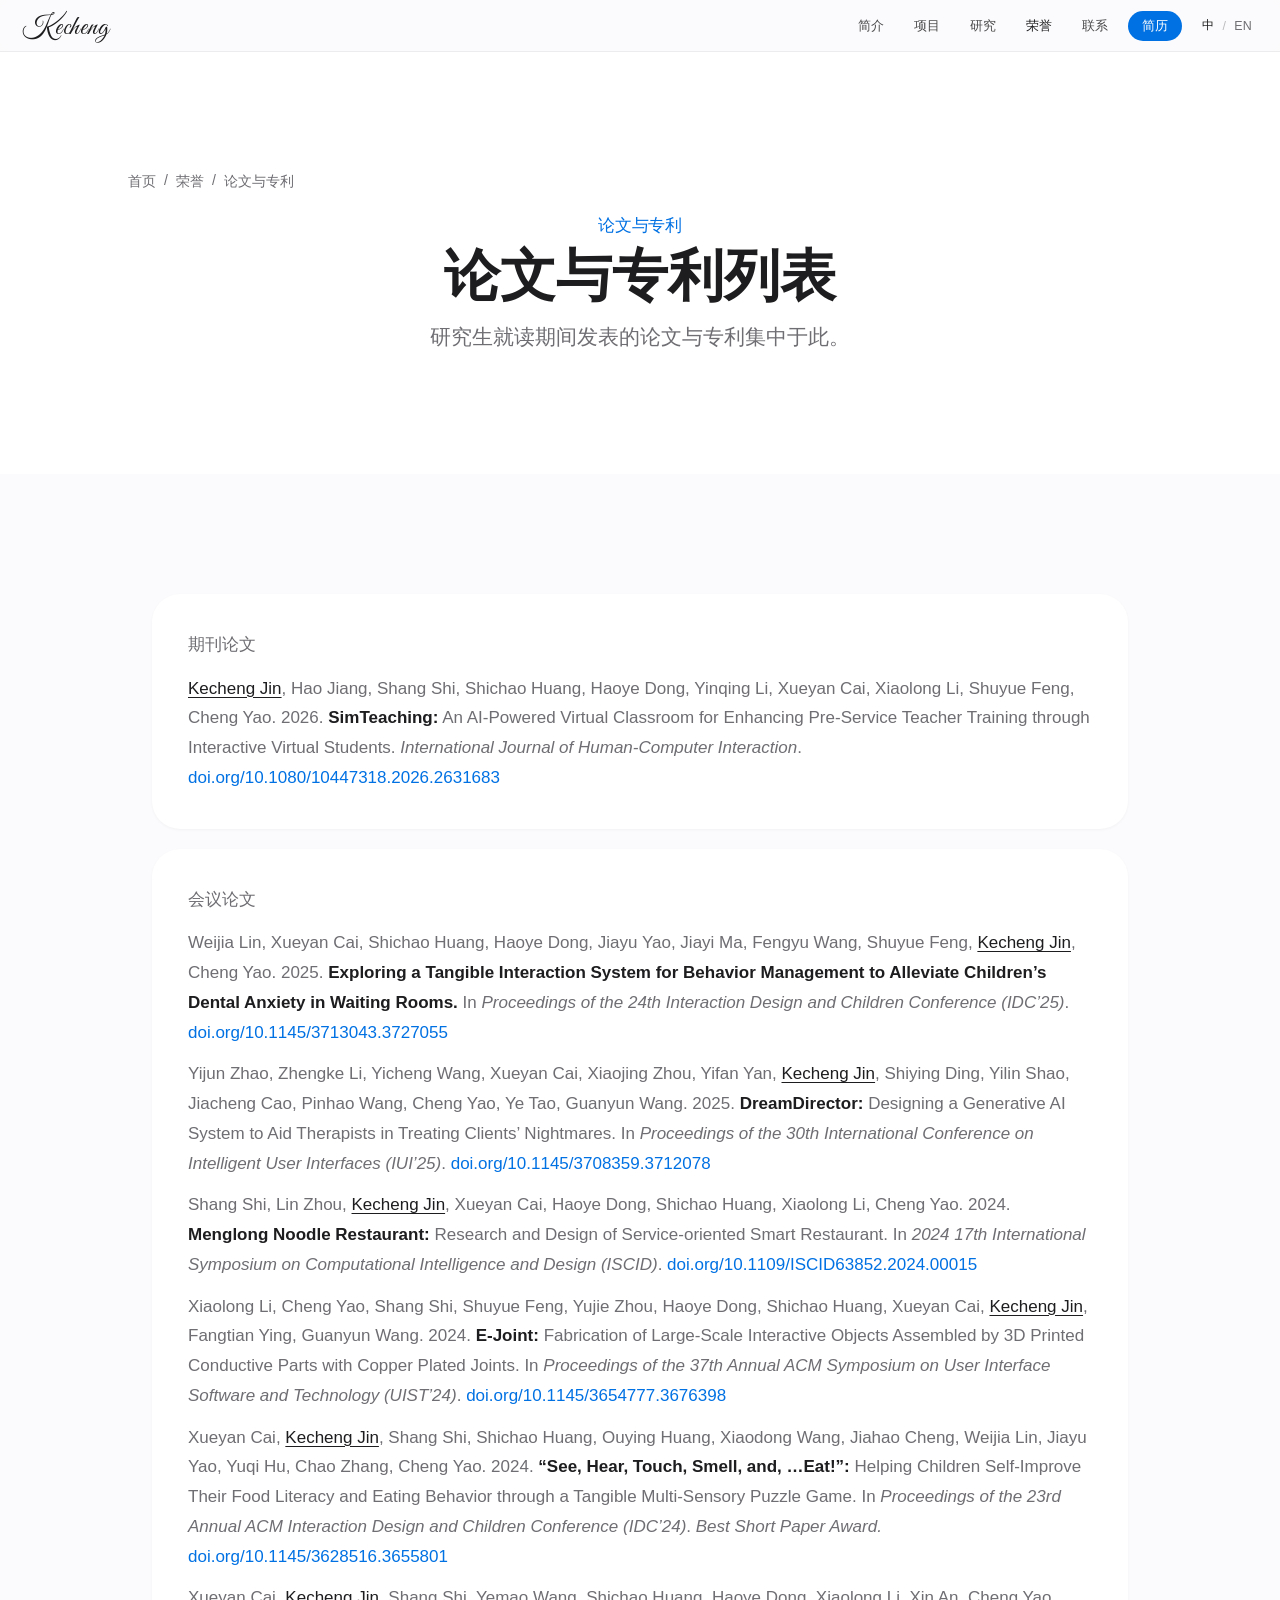
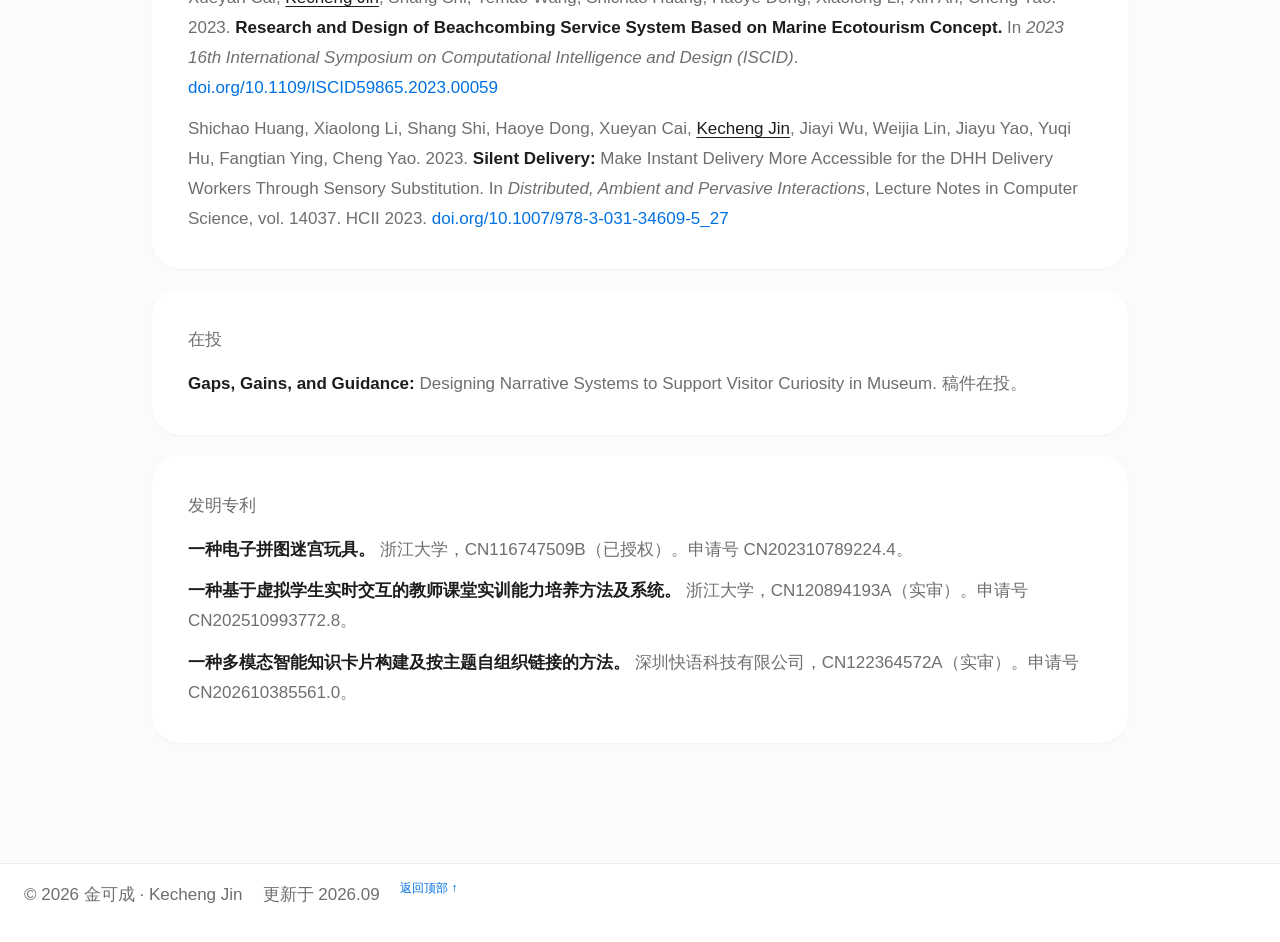
<file: publications.html>
<!DOCTYPE html>
<html lang="zh-CN">
  <head>
    <meta charset="UTF-8" />
    <meta name="viewport" content="width=device-width, initial-scale=1.0" />
    <title>论文与专利 | 金可成</title>
    <meta
      name="description"
      content="论文与发明专利"
    />
    <link rel="stylesheet" href="styles.css?v=20260903b" />
    <script defer src="script.js"></script>
  </head>
  <body data-page="publications" data-nav="honors">
    <div class="site-shell" id="top">
      <header class="site-header">
        <a class="brand" href="index.html">
          <span class="brand-script">Kecheng</span>
        </a>
        <button class="menu-toggle" type="button" aria-expanded="false" aria-label="打开导航">
          <span></span>
          <span></span>
        </button>
        <div class="header-end">
          <nav class="site-nav" aria-label="页面导航">
            <a href="index.html#about" data-section="about">简介</a>
            <a href="index.html#projects" data-section="projects">项目</a>
            <a href="index.html#research" data-section="research">研究</a>
            <a href="index.html#honors" data-section="honors">荣誉</a>
            <a href="index.html#contact" data-section="contact">联系</a>
            <a class="nav-cta" href="cv.html" data-section="cv">简历</a>
          </nav>
          <nav class="lang-switch" aria-label="语言">
            <a href="publications.html" aria-current="page">中</a>
            <span aria-hidden="true">/</span>
            <a href="en/publications.html" hreflang="en">EN</a>
          </nav>
        </div>
      </header>

      <main>
        <section class="page-intro reveal">
          <nav class="breadcrumb" aria-label="面包屑">
            <a href="index.html">首页</a>
            <span>/</span>
            <a href="index.html#honors">荣誉</a>
            <span>/</span>
            <span>论文与专利</span>
          </nav>
          <p class="eyebrow">论文与专利</p>
          <h1>论文与专利列表</h1>
          <p class="lead">研究生就读期间发表的论文与专利集中于此。</p>
        </section>

        <section class="section publication-layout reveal">
          <article class="stack-card">
            <p class="section-label">期刊论文</p>
            <ul class="publication-list">
              <li>
                <u>Kecheng Jin</u>, Hao Jiang, Shang Shi, Shichao Huang, Haoye Dong, Yinqing Li,
                Xueyan Cai, Xiaolong Li, Shuyue Feng, Cheng Yao. 2026.
                <strong>SimTeaching:</strong> An AI-Powered Virtual Classroom for Enhancing
                Pre-Service Teacher Training through Interactive Virtual Students.
                <em>International Journal of Human-Computer Interaction</em>.
                <a href="https://doi.org/10.1080/10447318.2026.2631683" target="_blank" rel="noopener">doi.org/10.1080/10447318.2026.2631683</a>
              </li>
            </ul>
          </article>

          <article class="stack-card">
            <p class="section-label">会议论文</p>
            <ul class="publication-list">
              <li>
                Weijia Lin, Xueyan Cai, Shichao Huang, Haoye Dong, Jiayu Yao, Jiayi Ma, Fengyu Wang,
                Shuyue Feng, <u>Kecheng Jin</u>, Cheng Yao. 2025.
                <strong>Exploring a Tangible Interaction System for Behavior Management to Alleviate Children&rsquo;s Dental Anxiety in Waiting Rooms.</strong>
                In <em>Proceedings of the 24th Interaction Design and Children Conference (IDC&rsquo;25)</em>.
                <a href="https://doi.org/10.1145/3713043.3727055" target="_blank" rel="noopener">doi.org/10.1145/3713043.3727055</a>
              </li>
              <li>
                Yijun Zhao, Zhengke Li, Yicheng Wang, Xueyan Cai, Xiaojing Zhou, Yifan Yan,
                <u>Kecheng Jin</u>, Shiying Ding, Yilin Shao, Jiacheng Cao, Pinhao Wang, Cheng Yao, Ye Tao,
                Guanyun Wang. 2025.
                <strong>DreamDirector:</strong> Designing a Generative AI System to
                Aid Therapists in Treating Clients&rsquo; Nightmares. In <em>Proceedings of the 30th
                International Conference on Intelligent User Interfaces (IUI&rsquo;25)</em>.
                <a href="https://doi.org/10.1145/3708359.3712078" target="_blank" rel="noopener">doi.org/10.1145/3708359.3712078</a>
              </li>
              <li>
                Shang Shi, Lin Zhou, <u>Kecheng Jin</u>, Xueyan Cai, Haoye Dong, Shichao Huang, Xiaolong Li,
                Cheng Yao. 2024.
                <strong>Menglong Noodle Restaurant:</strong> Research and Design of
                Service-oriented Smart Restaurant. In <em>2024 17th International Symposium on Computational
                Intelligence and Design (ISCID)</em>.
                <a href="https://doi.org/10.1109/ISCID63852.2024.00015" target="_blank" rel="noopener">doi.org/10.1109/ISCID63852.2024.00015</a>
              </li>
              <li>
                Xiaolong Li, Cheng Yao, Shang Shi, Shuyue Feng, Yujie Zhou, Haoye Dong, Shichao Huang,
                Xueyan Cai, <u>Kecheng Jin</u>, Fangtian Ying, Guanyun Wang. 2024.
                <strong>E-Joint:</strong> Fabrication of Large-Scale Interactive Objects Assembled by
                3D Printed Conductive Parts with Copper Plated Joints. In <em>Proceedings of the 37th
                Annual ACM Symposium on User Interface Software and Technology (UIST&rsquo;24)</em>.
                <a href="https://doi.org/10.1145/3654777.3676398" target="_blank" rel="noopener">doi.org/10.1145/3654777.3676398</a>
              </li>
              <li>
                Xueyan Cai, <u>Kecheng Jin</u>, Shang Shi, Shichao Huang, Ouying Huang, Xiaodong Wang,
                Jiahao Cheng, Weijia Lin, Jiayu Yao, Yuqi Hu, Chao Zhang, Cheng Yao. 2024.
                <strong>&ldquo;See, Hear, Touch, Smell, and, &hellip;Eat!&rdquo;:</strong> Helping
                Children Self-Improve Their Food Literacy and Eating Behavior through a Tangible
                Multi-Sensory Puzzle Game. In <em>Proceedings of the 23rd Annual ACM Interaction Design
                and Children Conference (IDC&rsquo;24)</em>. <em>Best Short Paper Award.</em>
                <a href="https://doi.org/10.1145/3628516.3655801" target="_blank" rel="noopener">doi.org/10.1145/3628516.3655801</a>
              </li>
              <li>
                Xueyan Cai, <u>Kecheng Jin</u>, Shang Shi, Yemao Wang, Shichao Huang, Haoye Dong,
                Xiaolong Li, Xin An, Cheng Yao. 2023.
                <strong>Research and Design of Beachcombing Service System Based on Marine Ecotourism Concept.</strong>
                In <em>2023 16th International Symposium on Computational Intelligence and Design (ISCID)</em>.
                <a href="https://doi.org/10.1109/ISCID59865.2023.00059" target="_blank" rel="noopener">doi.org/10.1109/ISCID59865.2023.00059</a>
              </li>
              <li>
                Shichao Huang, Xiaolong Li, Shang Shi, Haoye Dong, Xueyan Cai, <u>Kecheng Jin</u>, Jiayi
                Wu, Weijia Lin, Jiayu Yao, Yuqi Hu, Fangtian Ying, Cheng Yao. 2023.
                <strong>Silent Delivery:</strong> Make Instant Delivery More Accessible for the DHH
                Delivery Workers Through Sensory Substitution. In <em>Distributed, Ambient and Pervasive
                Interactions</em>, Lecture Notes in Computer Science, vol. 14037. HCII 2023.
                <a href="https://doi.org/10.1007/978-3-031-34609-5_27" target="_blank" rel="noopener">doi.org/10.1007/978-3-031-34609-5_27</a>
              </li>
            </ul>
          </article>

          <article class="stack-card">
            <p class="section-label">在投</p>
            <ul class="publication-list">
              <li>
                <strong>Gaps, Gains, and Guidance:</strong> Designing Narrative Systems to Support Visitor
                Curiosity in Museum. 稿件在投。
              </li>
            </ul>
          </article>

          <article class="stack-card">
            <p class="section-label">发明专利</p>
            <ul class="publication-list">
              <li>
                <strong>一种电子拼图迷宫玩具。</strong>
                浙江大学，CN116747509B（已授权）。申请号 CN202310789224.4。
              </li>
              <li>
                <strong>一种基于虚拟学生实时交互的教师课堂实训能力培养方法及系统。</strong>
                浙江大学，CN120894193A（实审）。申请号 CN202510993772.8。
              </li>
              <li>
                <strong>一种多模态智能知识卡片构建及按主题自组织链接的方法。</strong>
                深圳快语科技有限公司，CN122364572A（实审）。申请号 CN202610385561.0。
              </li>
            </ul>
          </article>
        </section>
      </main>

      <footer class="site-footer rich">
        <div class="footer-bar">
          <p>© 2026 金可成 · Kecheng Jin</p>
          <p>更新于 2026.09</p>
          <a href="#top" class="js-back-to-top">返回顶部 ↑</a>
        </div>
      </footer>
    </div>
    <button class="back-to-top" type="button" aria-label="返回顶部">↑</button>
  </body>
</html>
</file>
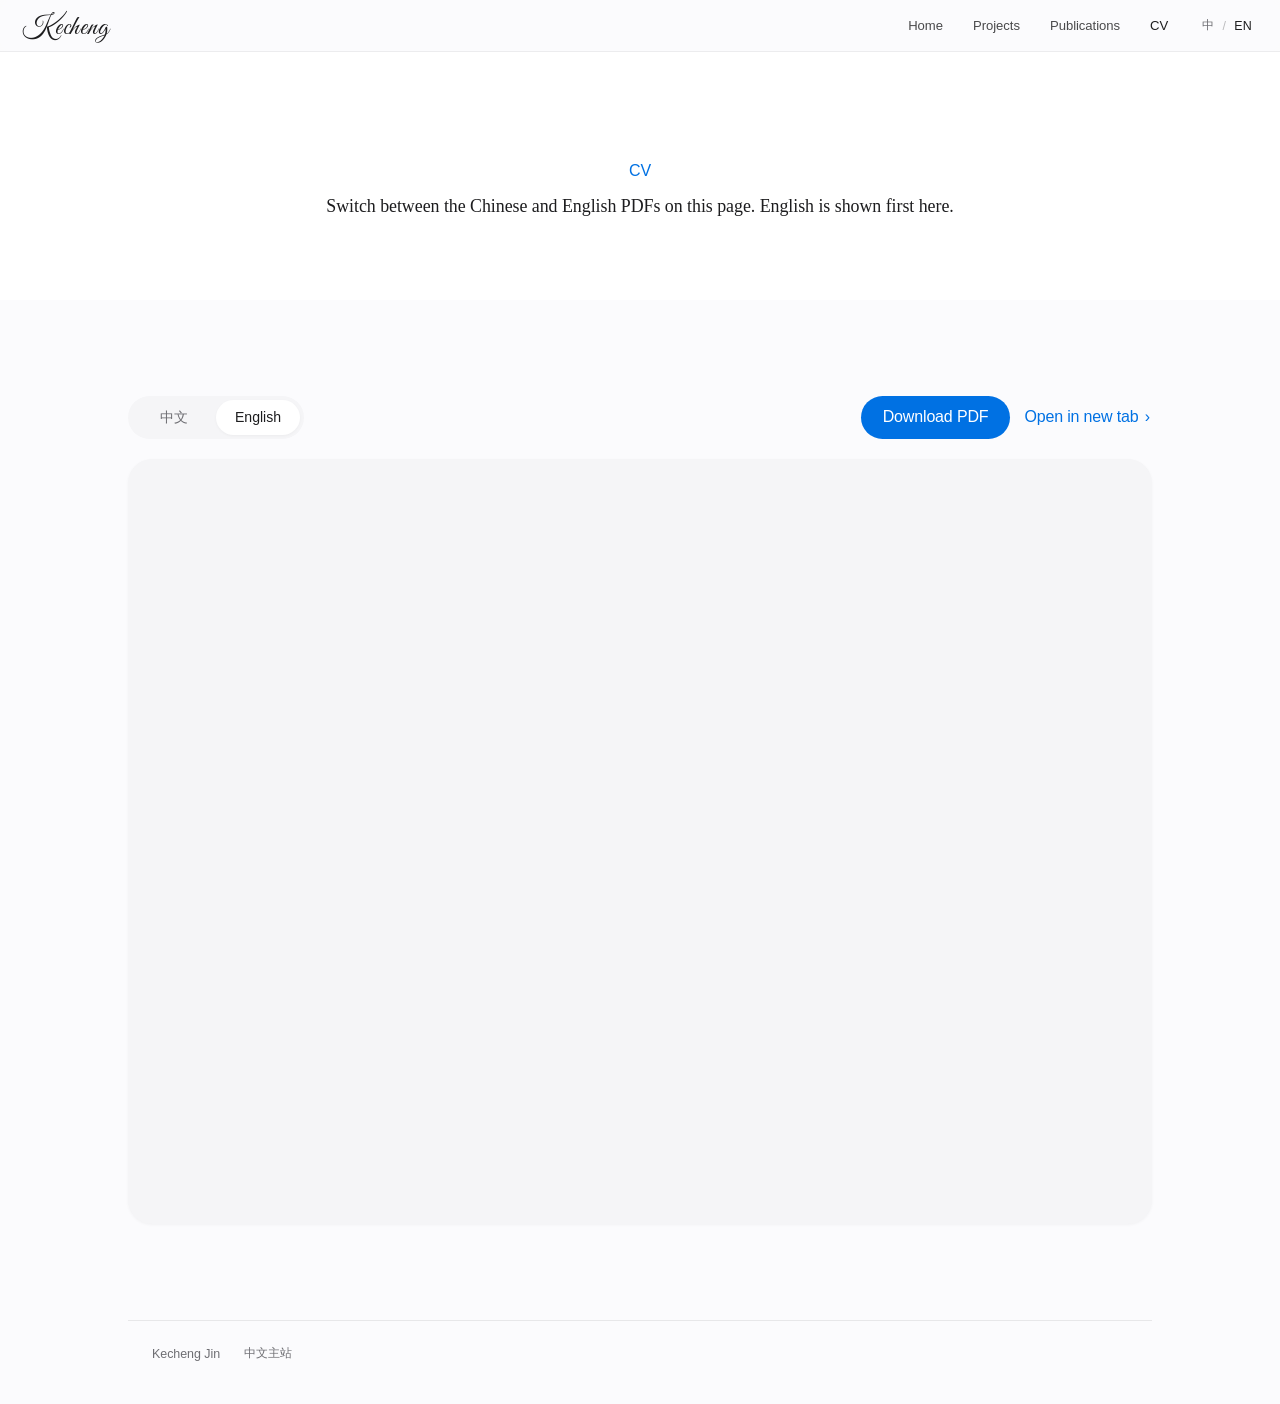
<file: en/cv.html>
<!DOCTYPE html>
<html lang="en">
  <head>
    <meta charset="UTF-8" />
    <meta name="viewport" content="width=device-width, initial-scale=1.0" />
    <title>CV | Kecheng Jin</title>
    <meta
      name="description"
      content="Chinese and English CVs for Kecheng Jin. Preview and download on one page."
    />
    <link rel="stylesheet" href="../styles.css" />
    <script defer src="../script.js"></script>
  </head>
  <body data-page="cv">
    <div class="site-shell">
      <header class="site-header">
        <a class="brand" href="index.html">
          <span class="brand-script">Kecheng</span>
        </a>
        <button class="menu-toggle" type="button" aria-expanded="false" aria-label="Toggle navigation">
          <span></span>
          <span></span>
        </button>
        <div class="header-end">
          <nav class="site-nav">
            <a href="index.html">Home</a>
            <a href="projects.html">Projects</a>
            <a href="publications.html">Publications</a>
            <a href="cv.html">CV</a>
          </nav>
          <nav class="lang-switch" aria-label="Language">
            <a href="../cv.html" hreflang="zh-CN">中</a>
            <span aria-hidden="true">/</span>
            <a href="cv.html" aria-current="page">EN</a>
          </nav>
        </div>
      </header>

      <main>
        <section class="page-intro reveal">
          <p class="eyebrow">CV</p>
          <p class="lead">
            Switch between the Chinese and English PDFs on this page. English is shown first here.
          </p>
        </section>

        <section class="section reveal">
          <div
            class="cv-viewer"
            data-cv-root
            data-cv-default="en"
            data-cv-zh="../Jin_CV_zh.pdf"
            data-cv-en="../Jin_CV.pdf"
          >
            <div class="cv-viewer__toolbar">
              <div class="cv-lang" role="tablist" aria-label="CV language">
                <button type="button" role="tab" aria-selected="false" data-cv-lang="zh">中文</button>
                <button type="button" role="tab" aria-selected="true" data-cv-lang="en">English</button>
              </div>
              <div class="cv-viewer__actions">
                <a class="button button-primary" data-cv-download href="../Jin_CV.pdf" download="Jin_CV.pdf">Download PDF</a>
                <a class="button button-secondary" data-cv-open href="../Jin_CV.pdf" target="_blank" rel="noopener">Open in new tab</a>
              </div>
            </div>
            <div class="cv-viewer__frame">
              <iframe data-cv-frame src="../Jin_CV.pdf#view=FitH" title="English CV of Kecheng Jin" loading="lazy"></iframe>
              <noscript>
                <p class="cv-viewer__fallback">
                  Your browser cannot display the embedded PDF.
                  <a href="../Jin_CV.pdf">English CV</a>
                  or
                  <a href="../Jin_CV_zh.pdf">Chinese CV</a>.
                </p>
              </noscript>
            </div>
          </div>
        </section>
      </main>

      <footer class="site-footer">
        <p>Kecheng Jin</p>
        <a href="../cv.html" hreflang="zh-CN">中文主站</a>
      </footer>
    </div>
  </body>
</html>
</file>
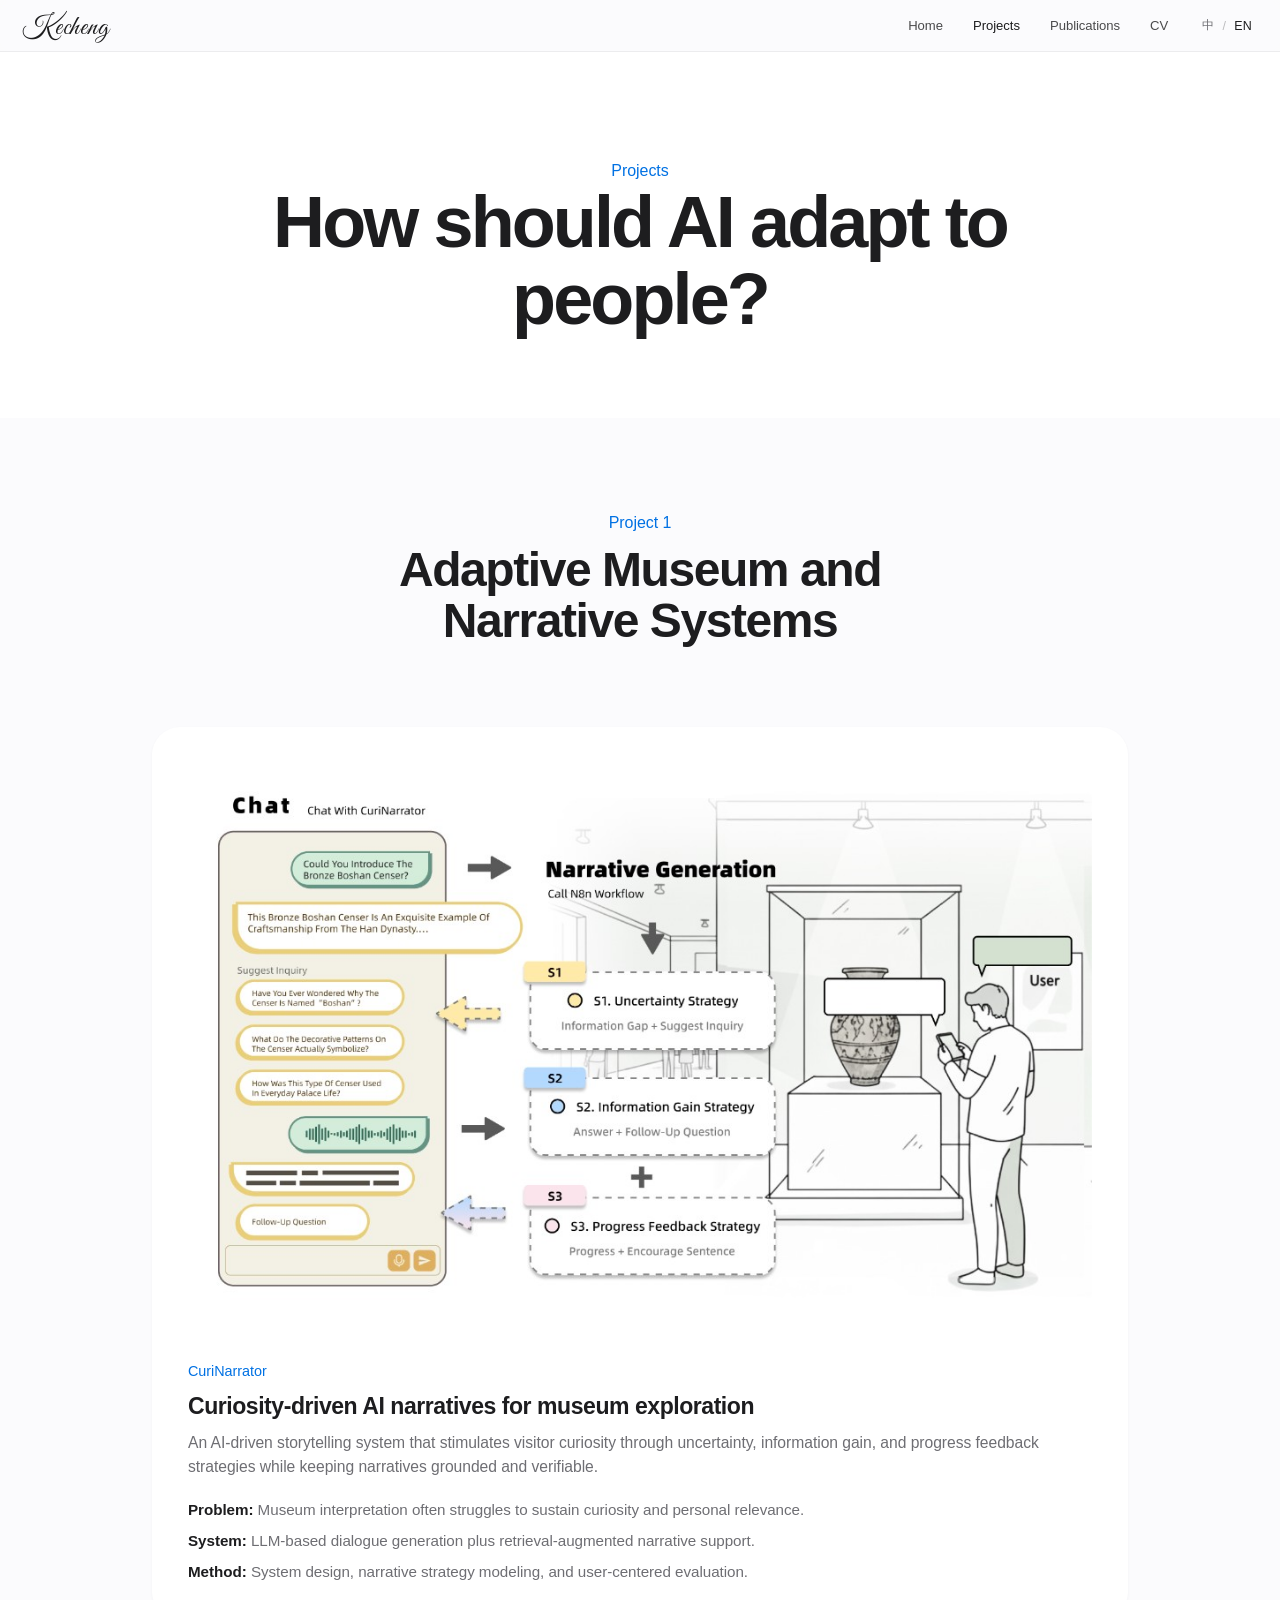
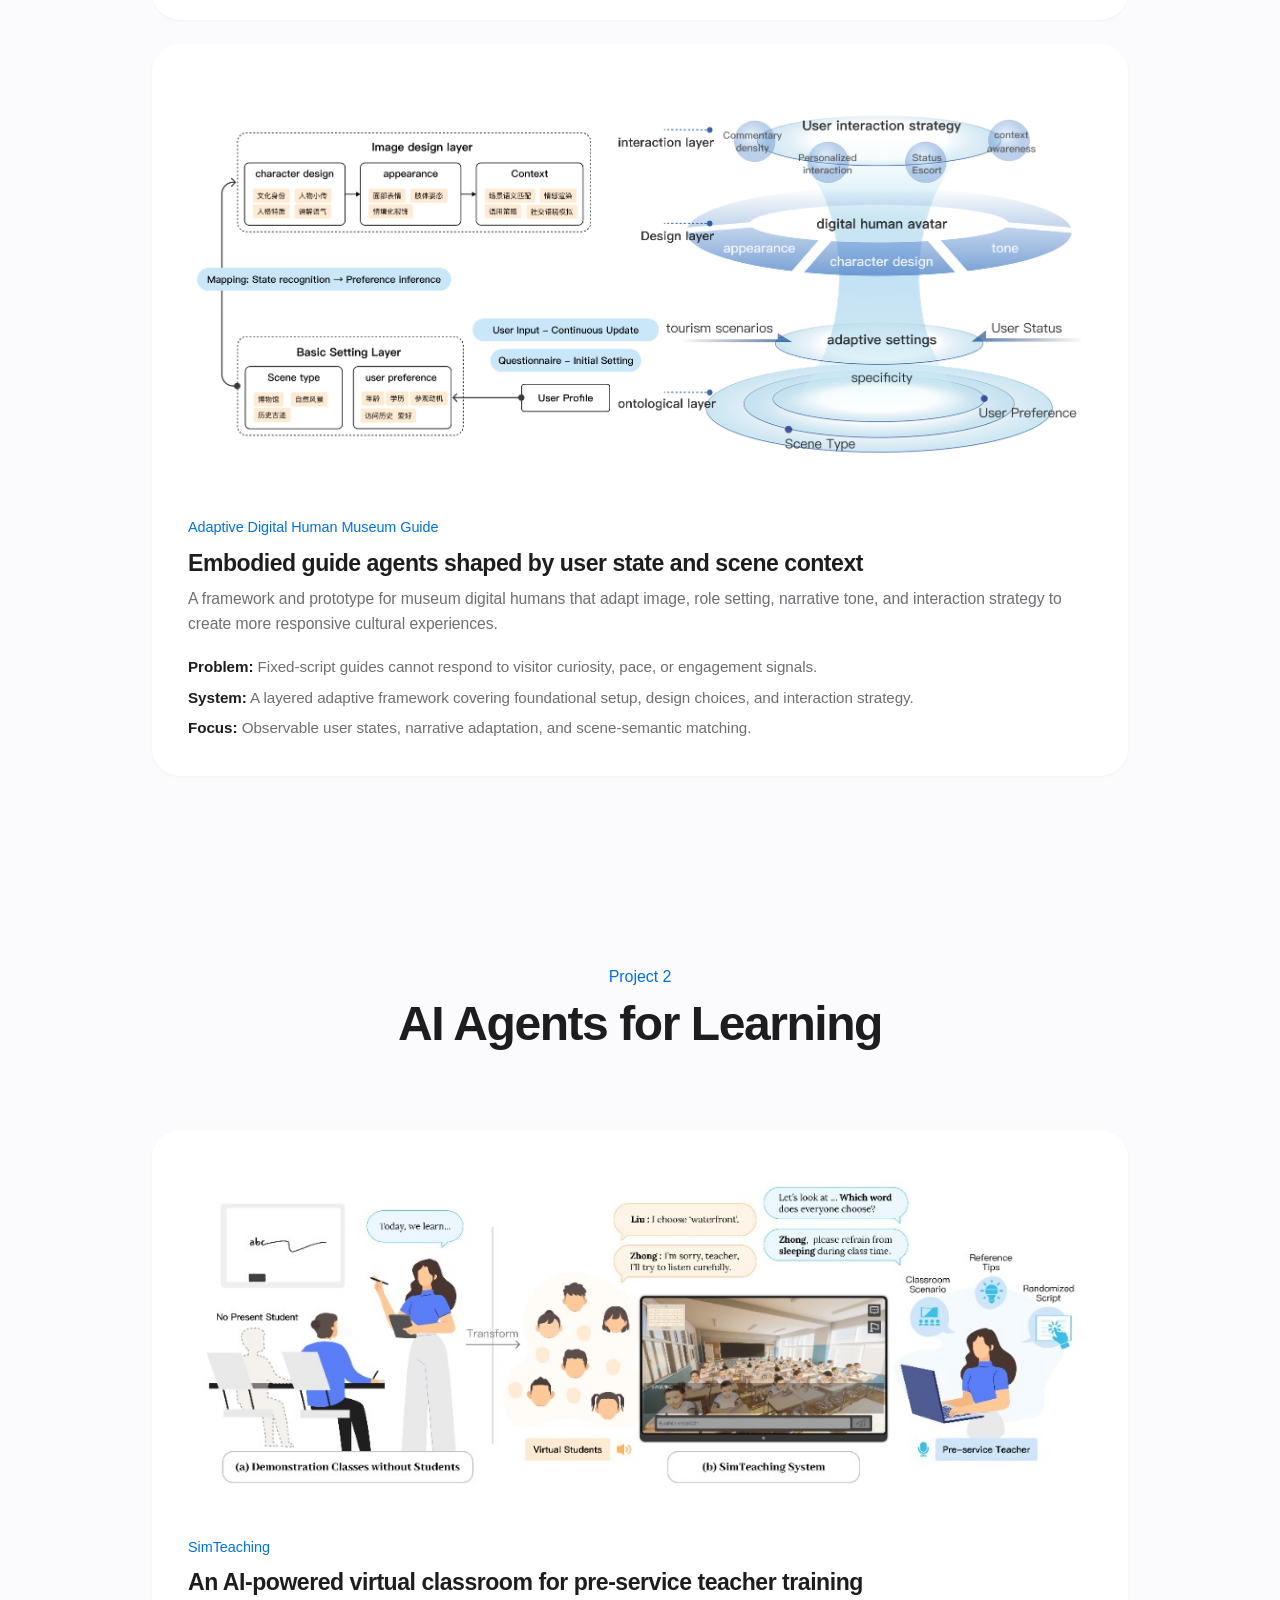
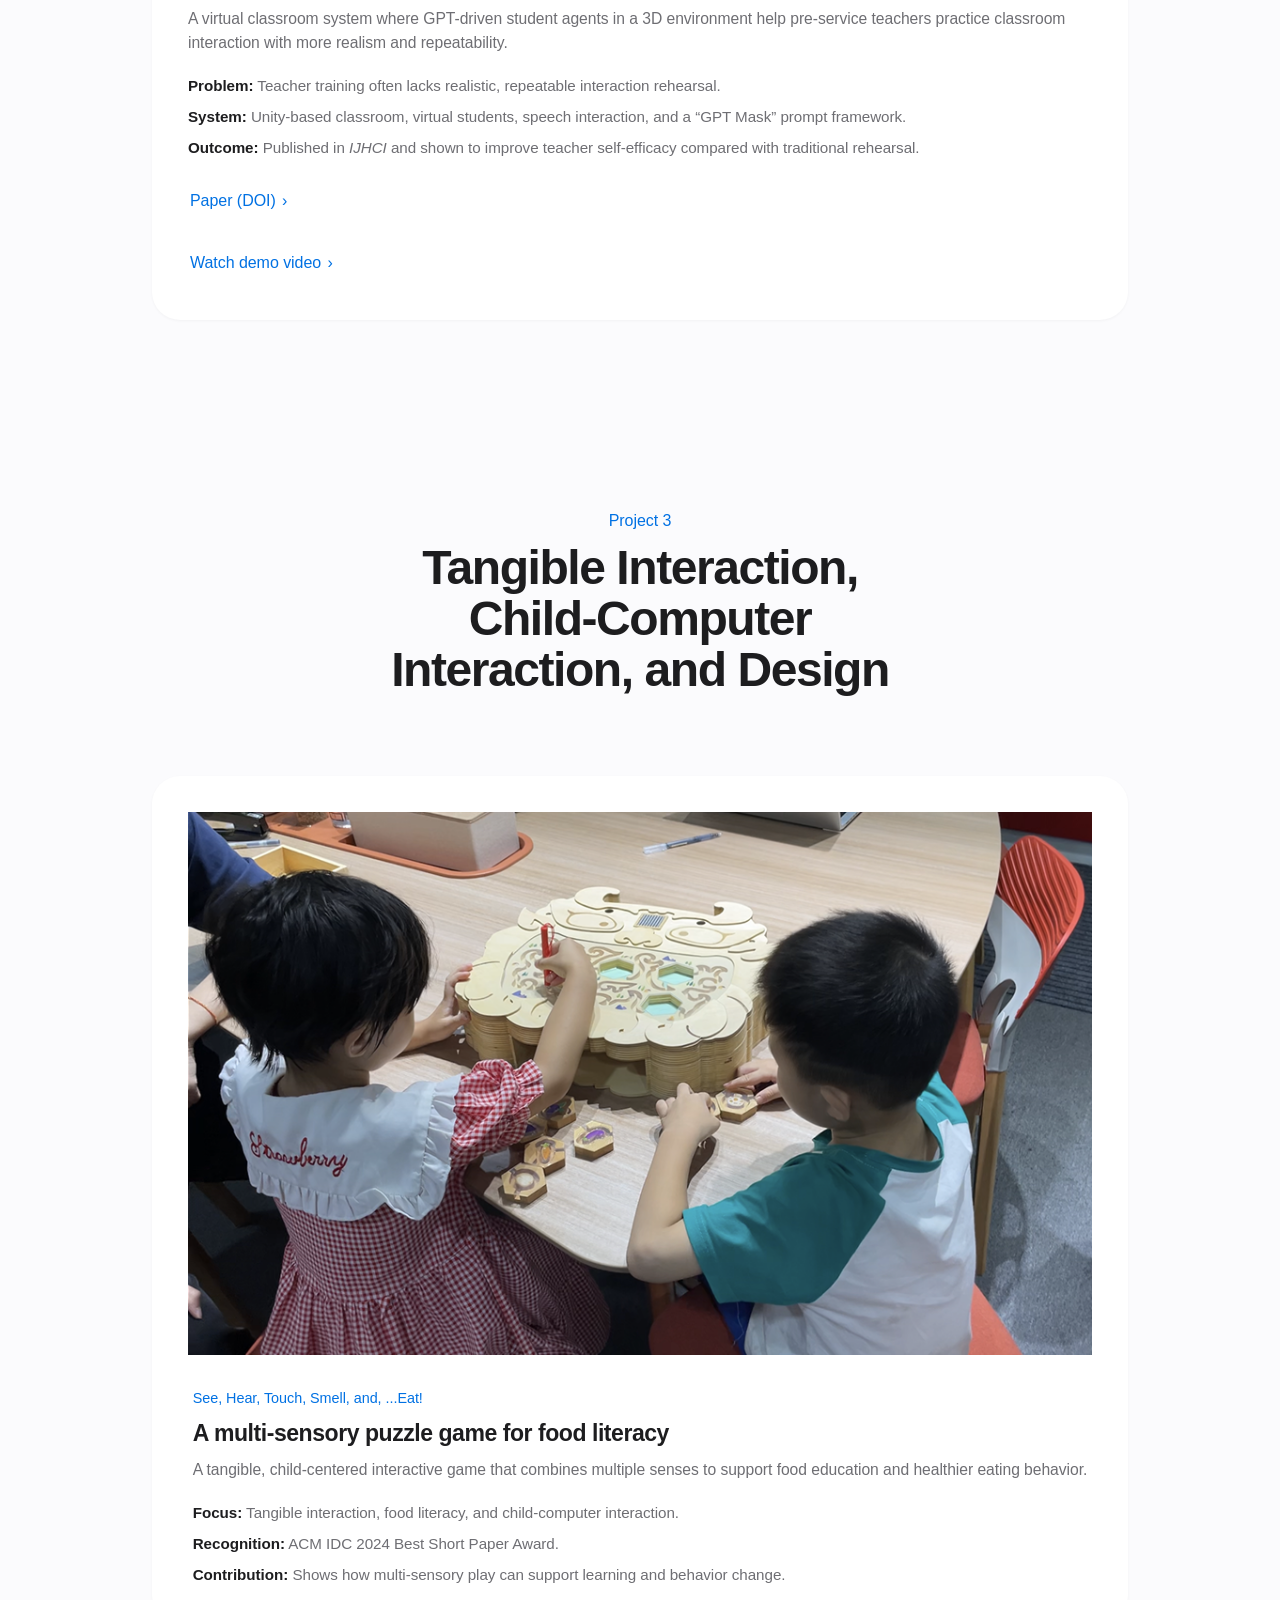
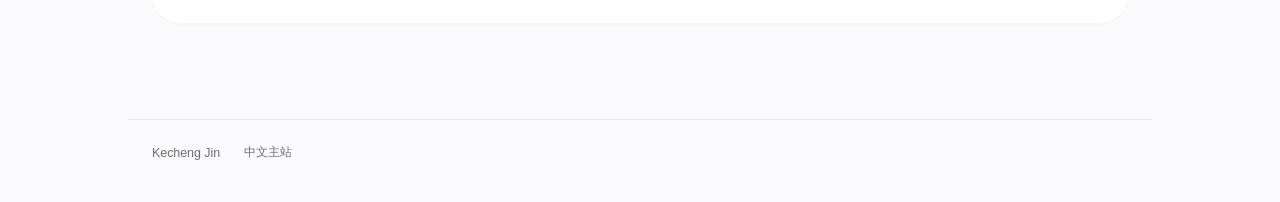
<file: en/projects.html>
<!DOCTYPE html>
<html lang="en">
  <head>
    <meta charset="UTF-8" />
    <meta name="viewport" content="width=device-width, initial-scale=1.0" />
    <title>Projects | Kecheng Jin</title>
    <meta
      name="description"
      content="Selected HCI, generative AI, museum narrative, educational agent, and tangible interaction projects by Kecheng Jin."
    />
    <link rel="stylesheet" href="../styles.css?v=20260902e" />
    <script defer src="../script.js"></script>
  </head>
  <body data-page="projects">
    <div class="site-shell">
      <header class="site-header">
        <a class="brand" href="index.html">
          <span class="brand-script">Kecheng</span>
        </a>
        <button class="menu-toggle" type="button" aria-expanded="false" aria-label="Toggle navigation">
          <span></span>
          <span></span>
        </button>
        <div class="header-end">
          <nav class="site-nav">
            <a href="index.html">Home</a>
            <a href="projects.html">Projects</a>
            <a href="publications.html">Publications</a>
            <a href="cv.html">CV</a>
          </nav>
          <nav class="lang-switch" aria-label="Language">
            <a href="../index.html#projects" hreflang="zh-CN">中</a>
            <span aria-hidden="true">/</span>
            <a href="projects.html" aria-current="page">EN</a>
          </nav>
        </div>
      </header>

      <main>
        <section class="page-intro reveal">
          <p class="eyebrow">Projects</p>
          <h1>How should AI adapt to people?</h1>
        </section>

        <section class="section grouped-projects reveal">
          <div class="section-heading">
            <p class="section-label">Project 1</p>
            <h2>Adaptive Museum and Narrative Systems</h2>
          </div>
          <div class="project-stack">
            <article class="project-detail">
              <img src="../assets/curinarrator-cover.jpg" alt="CuriNarrator chat interface and narrative generation workflow for museum exploration." />
              <div class="project-copy">
                <p class="card-kicker">CuriNarrator</p>
                <h3>Curiosity-driven AI narratives for museum exploration</h3>
                <p>
                  An AI-driven storytelling system that stimulates visitor curiosity through uncertainty,
                  information gain, and progress feedback strategies while keeping narratives grounded and
                  verifiable.
                </p>
                <ul class="detail-list">
                  <li><strong>Problem:</strong> Museum interpretation often struggles to sustain curiosity and personal relevance.</li>
                  <li><strong>System:</strong> LLM-based dialogue generation plus retrieval-augmented narrative support.</li>
                  <li><strong>Method:</strong> System design, narrative strategy modeling, and user-centered evaluation.</li>
                </ul>
              </div>
            </article>

            <article class="project-detail">
              <img src="../assets/frame-1321317512.png" alt="Adaptive digital human museum guide" />
              <div class="project-copy">
                <p class="card-kicker">Adaptive Digital Human Museum Guide</p>
                <h3>Embodied guide agents shaped by user state and scene context</h3>
                <p>
                  A framework and prototype for museum digital humans that adapt image, role setting,
                  narrative tone, and interaction strategy to create more responsive cultural experiences.
                </p>
                <ul class="detail-list">
                  <li><strong>Problem:</strong> Fixed-script guides cannot respond to visitor curiosity, pace, or engagement signals.</li>
                  <li><strong>System:</strong> A layered adaptive framework covering foundational setup, design choices, and interaction strategy.</li>
                  <li><strong>Focus:</strong> Observable user states, narrative adaptation, and scene-semantic matching.</li>
                </ul>
              </div>
            </article>
          </div>
        </section>

        <section class="section grouped-projects reveal">
          <div class="section-heading">
            <p class="section-label">Project 2</p>
            <h2>AI Agents for Learning</h2>
          </div>
          <div class="project-stack">
            <article class="project-detail">
              <img src="../assets/simteaching-overview.png" alt="SimTeaching system overview: transforming demonstration classes without students into a virtual classroom with GPT-driven student agents and pre-service teacher support." />
              <div class="project-copy">
                <p class="card-kicker">SimTeaching</p>
                <h3>An AI-powered virtual classroom for pre-service teacher training</h3>
                <p>
                  A virtual classroom system where GPT-driven student agents in a 3D environment help
                  pre-service teachers practice classroom interaction with more realism and repeatability.
                </p>
                <ul class="detail-list">
                  <li><strong>Problem:</strong> Teacher training often lacks realistic, repeatable interaction rehearsal.</li>
                  <li><strong>System:</strong> Unity-based classroom, virtual students, speech interaction, and a “GPT Mask” prompt framework.</li>
                  <li><strong>Outcome:</strong> Published in <em>IJHCI</em> and shown to improve teacher self-efficacy compared with traditional rehearsal.</li>
                </ul>
                <a class="button-secondary card-link" href="https://doi.org/10.1080/10447318.2026.2631683" target="_blank" rel="noopener">Paper (DOI)</a>
                <a class="button-secondary card-link" href="https://youtu.be/LAeK2XecoaA" target="_blank" rel="noopener">Watch demo video</a>
              </div>
            </article>
          </div>
        </section>

        <section class="section grouped-projects reveal">
          <div class="section-heading">
            <p class="section-label">Project 3</p>
            <h2>Tangible Interaction, Child-Computer Interaction, and Design</h2>
          </div>
          <div class="project-stack">
            <article class="project-detail">
              <img src="../assets/IMG_8358.png" alt="Two children playing the multi-sensory food literacy tangible puzzle game at a table." />
              <div class="project-copy">
                <p class="card-kicker">See, Hear, Touch, Smell, and, ...Eat!</p>
                <h3>A multi-sensory puzzle game for food literacy</h3>
                <p>
                  A tangible, child-centered interactive game that combines multiple senses to support food
                  education and healthier eating behavior.
                </p>
                <ul class="detail-list">
                  <li><strong>Focus:</strong> Tangible interaction, food literacy, and child-computer interaction.</li>
                  <li><strong>Recognition:</strong> ACM IDC 2024 Best Short Paper Award.</li>
                  <li><strong>Contribution:</strong> Shows how multi-sensory play can support learning and behavior change.</li>
                </ul>
              </div>
            </article>
          </div>
        </section>
      </main>

      <footer class="site-footer">
        <p>Kecheng Jin</p>
        <a href="../index.html#projects" hreflang="zh-CN">中文主站</a>
      </footer>
    </div>
  </body>
</html>
</file>
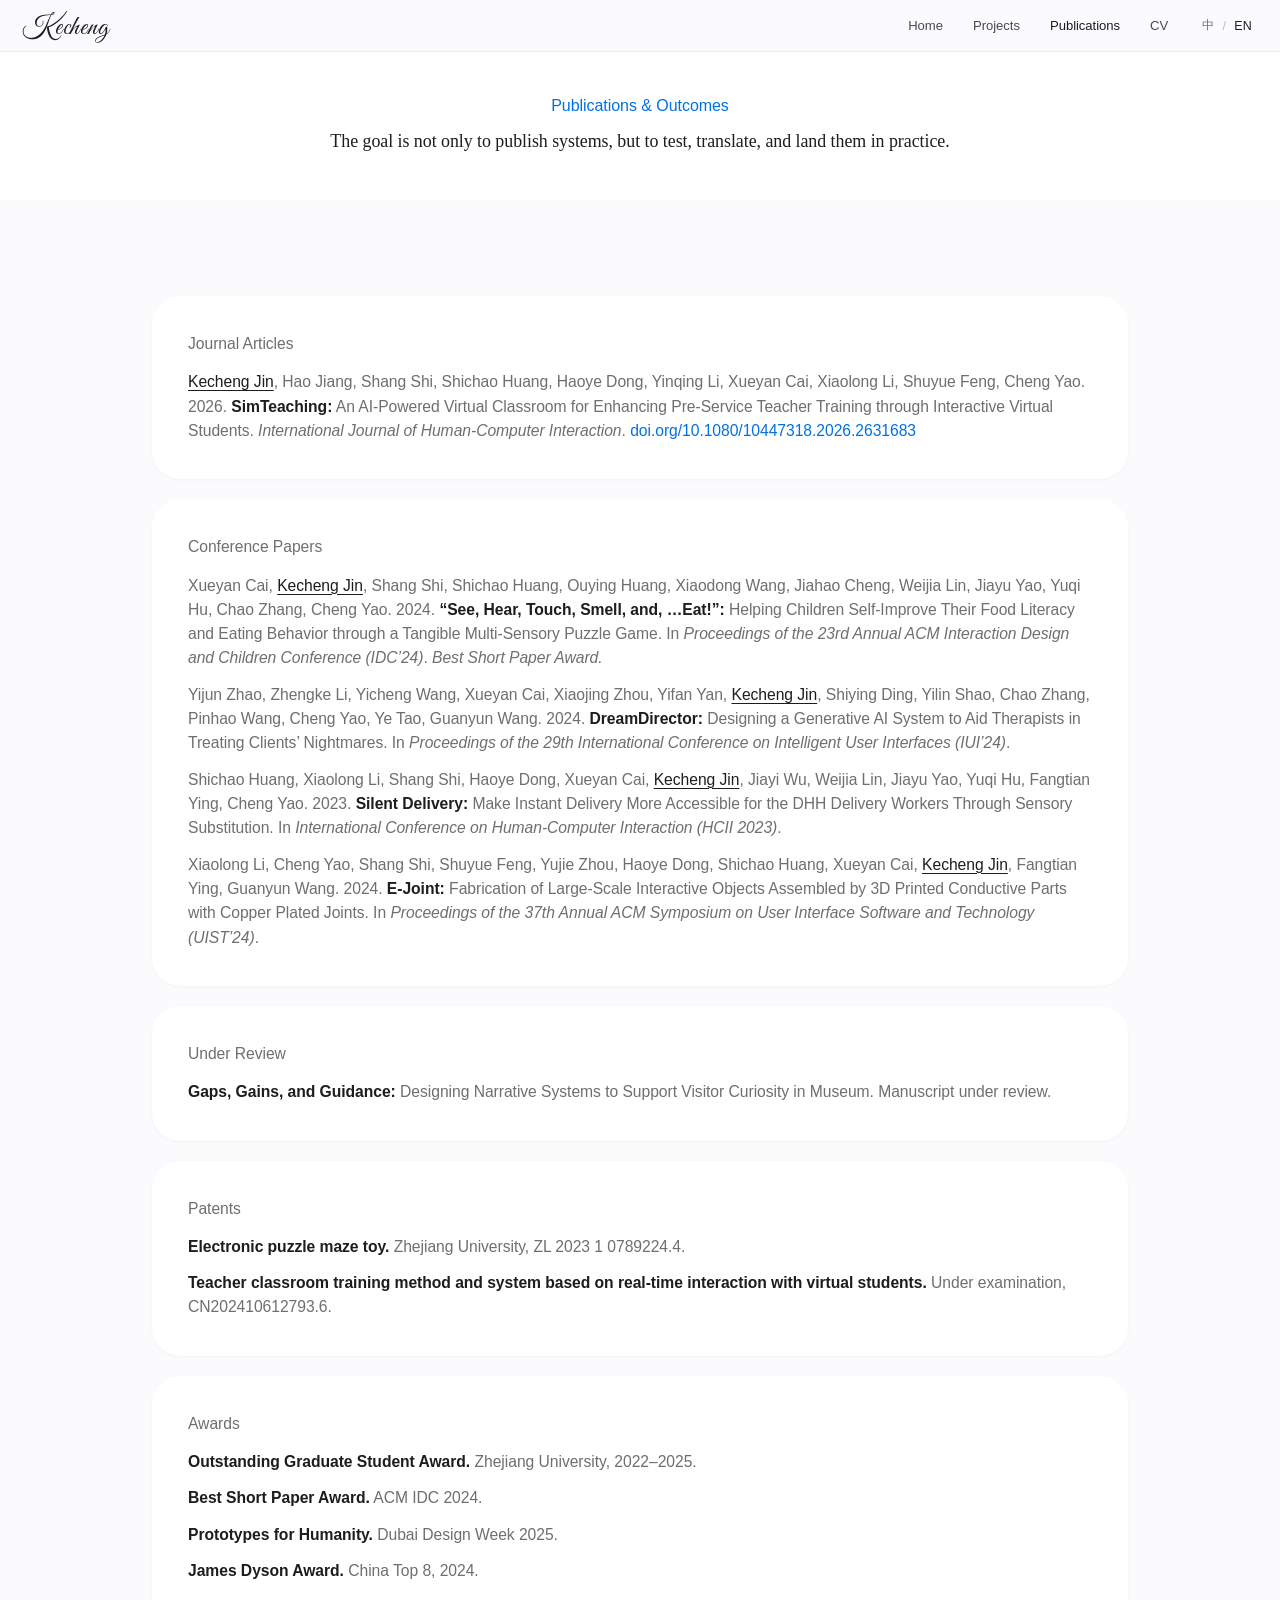
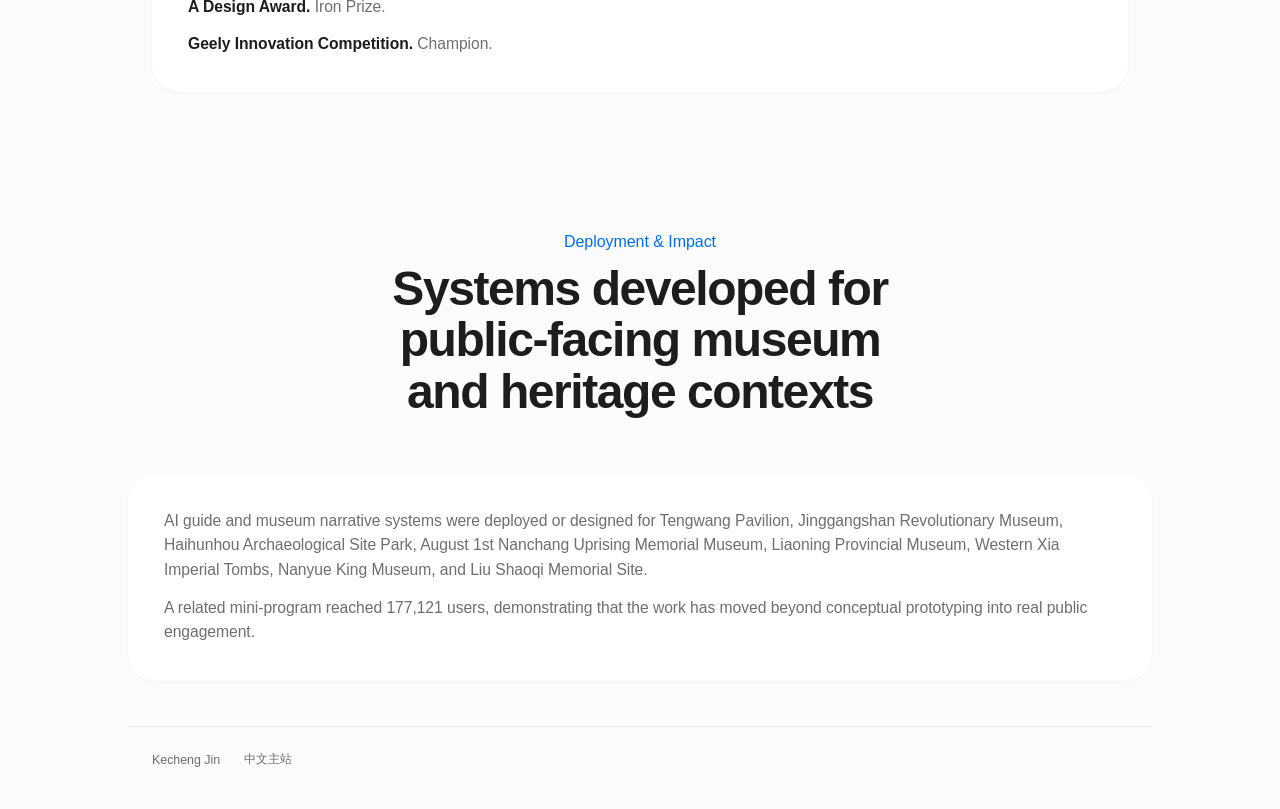
<file: en/publications.html>
<!DOCTYPE html>
<html lang="en">
  <head>
    <meta charset="UTF-8" />
    <meta name="viewport" content="width=device-width, initial-scale=1.0" />
    <title>Publications | Kecheng Jin</title>
    <meta
      name="description"
      content="Publications, patents, awards, and public impact by Kecheng Jin in HCI, generative AI, and interactive systems."
    />
    <link rel="stylesheet" href="../styles.css" />
    <script defer src="../script.js"></script>
    <style>
      body[data-page="publications"] .page-intro {
        padding-top: 45px;
        padding-bottom: 45px;
      }

      body[data-page="publications"] .page-intro .eyebrow {
        margin-bottom: 0;
      }
    </style>
  </head>
  <body data-page="publications">
    <div class="site-shell">
      <header class="site-header">
        <a class="brand" href="index.html">
          <span class="brand-script">Kecheng</span>
        </a>
        <button class="menu-toggle" type="button" aria-expanded="false" aria-label="Toggle navigation">
          <span></span>
          <span></span>
        </button>
        <div class="header-end">
          <nav class="site-nav">
            <a href="index.html">Home</a>
            <a href="projects.html">Projects</a>
            <a href="publications.html">Publications</a>
            <a href="cv.html">CV</a>
          </nav>
          <nav class="lang-switch" aria-label="Language">
            <a href="../index.html#research" hreflang="zh-CN">中</a>
            <span aria-hidden="true">/</span>
            <a href="publications.html" aria-current="page">EN</a>
          </nav>
        </div>
      </header>

      <main>
        <section class="page-intro reveal">
          <p class="eyebrow">Publications & Outcomes</p>
          <p class="lead">
            The goal is not only to publish systems, but to test, translate, and land them in practice.
          </p>
        </section>

        <section class="section publication-layout reveal">
          <article class="stack-card">
            <p class="section-label">Journal Articles</p>
            <ul class="publication-list">
              <li>
                <u>Kecheng Jin</u>, Hao Jiang, Shang Shi, Shichao Huang, Haoye Dong, Yinqing Li,
                Xueyan Cai, Xiaolong Li, Shuyue Feng, Cheng Yao. 2026.
                <strong>SimTeaching:</strong> An AI-Powered Virtual Classroom for Enhancing
                Pre-Service Teacher Training through Interactive Virtual Students.
                <em>International Journal of Human-Computer Interaction</em>.
                <a href="https://doi.org/10.1080/10447318.2026.2631683" target="_blank" rel="noopener">doi.org/10.1080/10447318.2026.2631683</a>
              </li>
            </ul>
          </article>

          <article class="stack-card">
            <p class="section-label">Conference Papers</p>
            <ul class="publication-list">
              <li>
                Xueyan Cai, <u>Kecheng Jin</u>, Shang Shi, Shichao Huang, Ouying Huang, Xiaodong Wang,
                Jiahao Cheng, Weijia Lin, Jiayu Yao, Yuqi Hu, Chao Zhang, Cheng Yao. 2024.
                <strong>&ldquo;See, Hear, Touch, Smell, and, &hellip;Eat!&rdquo;:</strong> Helping
                Children Self-Improve Their Food Literacy and Eating Behavior through a Tangible
                Multi-Sensory Puzzle Game. In <em>Proceedings of the 23rd Annual ACM Interaction Design
                and Children Conference (IDC&rsquo;24)</em>. <em>Best Short Paper Award.</em>
              </li>
              <li>
                Yijun Zhao, Zhengke Li, Yicheng Wang, Xueyan Cai, Xiaojing Zhou, Yifan Yan,
                <u>Kecheng Jin</u>, Shiying Ding, Yilin Shao, Chao Zhang, Pinhao Wang, Cheng Yao, Ye Tao,
                Guanyun Wang. 2024. <strong>DreamDirector:</strong> Designing a Generative AI System to
                Aid Therapists in Treating Clients&rsquo; Nightmares. In <em>Proceedings of the 29th
                International Conference on Intelligent User Interfaces (IUI&rsquo;24)</em>.
              </li>
              <li>
                Shichao Huang, Xiaolong Li, Shang Shi, Haoye Dong, Xueyan Cai, <u>Kecheng Jin</u>, Jiayi
                Wu, Weijia Lin, Jiayu Yao, Yuqi Hu, Fangtian Ying, Cheng Yao. 2023.
                <strong>Silent Delivery:</strong> Make Instant Delivery More Accessible for the DHH
                Delivery Workers Through Sensory Substitution. In <em>International Conference on
                Human-Computer Interaction (HCII 2023)</em>.
              </li>
              <li>
                Xiaolong Li, Cheng Yao, Shang Shi, Shuyue Feng, Yujie Zhou, Haoye Dong, Shichao Huang,
                Xueyan Cai, <u>Kecheng Jin</u>, Fangtian Ying, Guanyun Wang. 2024.
                <strong>E-Joint:</strong> Fabrication of Large-Scale Interactive Objects Assembled by
                3D Printed Conductive Parts with Copper Plated Joints. In <em>Proceedings of the 37th
                Annual ACM Symposium on User Interface Software and Technology (UIST&rsquo;24)</em>.
              </li>
            </ul>
          </article>

          <article class="stack-card">
            <p class="section-label">Under Review</p>
            <ul class="publication-list">
              <li>
                <strong>Gaps, Gains, and Guidance:</strong> Designing Narrative Systems to Support Visitor
                Curiosity in Museum. Manuscript under review.
              </li>
            </ul>
          </article>

          <article class="stack-card">
            <p class="section-label">Patents</p>
            <ul class="publication-list">
              <li><strong>Electronic puzzle maze toy.</strong> Zhejiang University, ZL 2023 1 0789224.4.</li>
              <li><strong>Teacher classroom training method and system based on real-time interaction with virtual students.</strong> Under examination, CN202410612793.6.</li>
            </ul>
          </article>

          <article class="stack-card">
            <p class="section-label">Awards</p>
            <ul class="publication-list">
              <li><strong>Outstanding Graduate Student Award.</strong> Zhejiang University, 2022–2025.</li>
              <li><strong>Best Short Paper Award.</strong> ACM IDC 2024.</li>
              <li><strong>Prototypes for Humanity.</strong> Dubai Design Week 2025.</li>
              <li><strong>James Dyson Award.</strong> China Top 8, 2024.</li>
              <li><strong>A Design Award.</strong> Iron Prize.</li>
              <li><strong>Geely Innovation Competition.</strong> Champion.</li>
            </ul>
          </article>
        </section>

        <section class="section reveal" style="padding-top: 45px; padding-bottom: 45px;">
          <div class="section-heading">
            <p class="section-label">Deployment & Impact</p>
            <h2>Systems developed for public-facing museum and heritage contexts</h2>
          </div>
          <div class="impact-panel">
            <p>
              AI guide and museum narrative systems were deployed or designed for Tengwang Pavilion,
              Jinggangshan Revolutionary Museum, Haihunhou Archaeological Site Park, August 1st Nanchang
              Uprising Memorial Museum, Liaoning Provincial Museum, Western Xia Imperial Tombs, Nanyue King
              Museum, and Liu Shaoqi Memorial Site.
            </p>
            <p>
              A related mini-program reached 177,121 users, demonstrating that the work has moved beyond
              conceptual prototyping into real public engagement.
            </p>
          </div>
        </section>
      </main>

      <footer class="site-footer">
        <p>Kecheng Jin</p>
        <a href="../index.html#research" hreflang="zh-CN">中文主站</a>
      </footer>
    </div>
  </body>
</html>
</file>
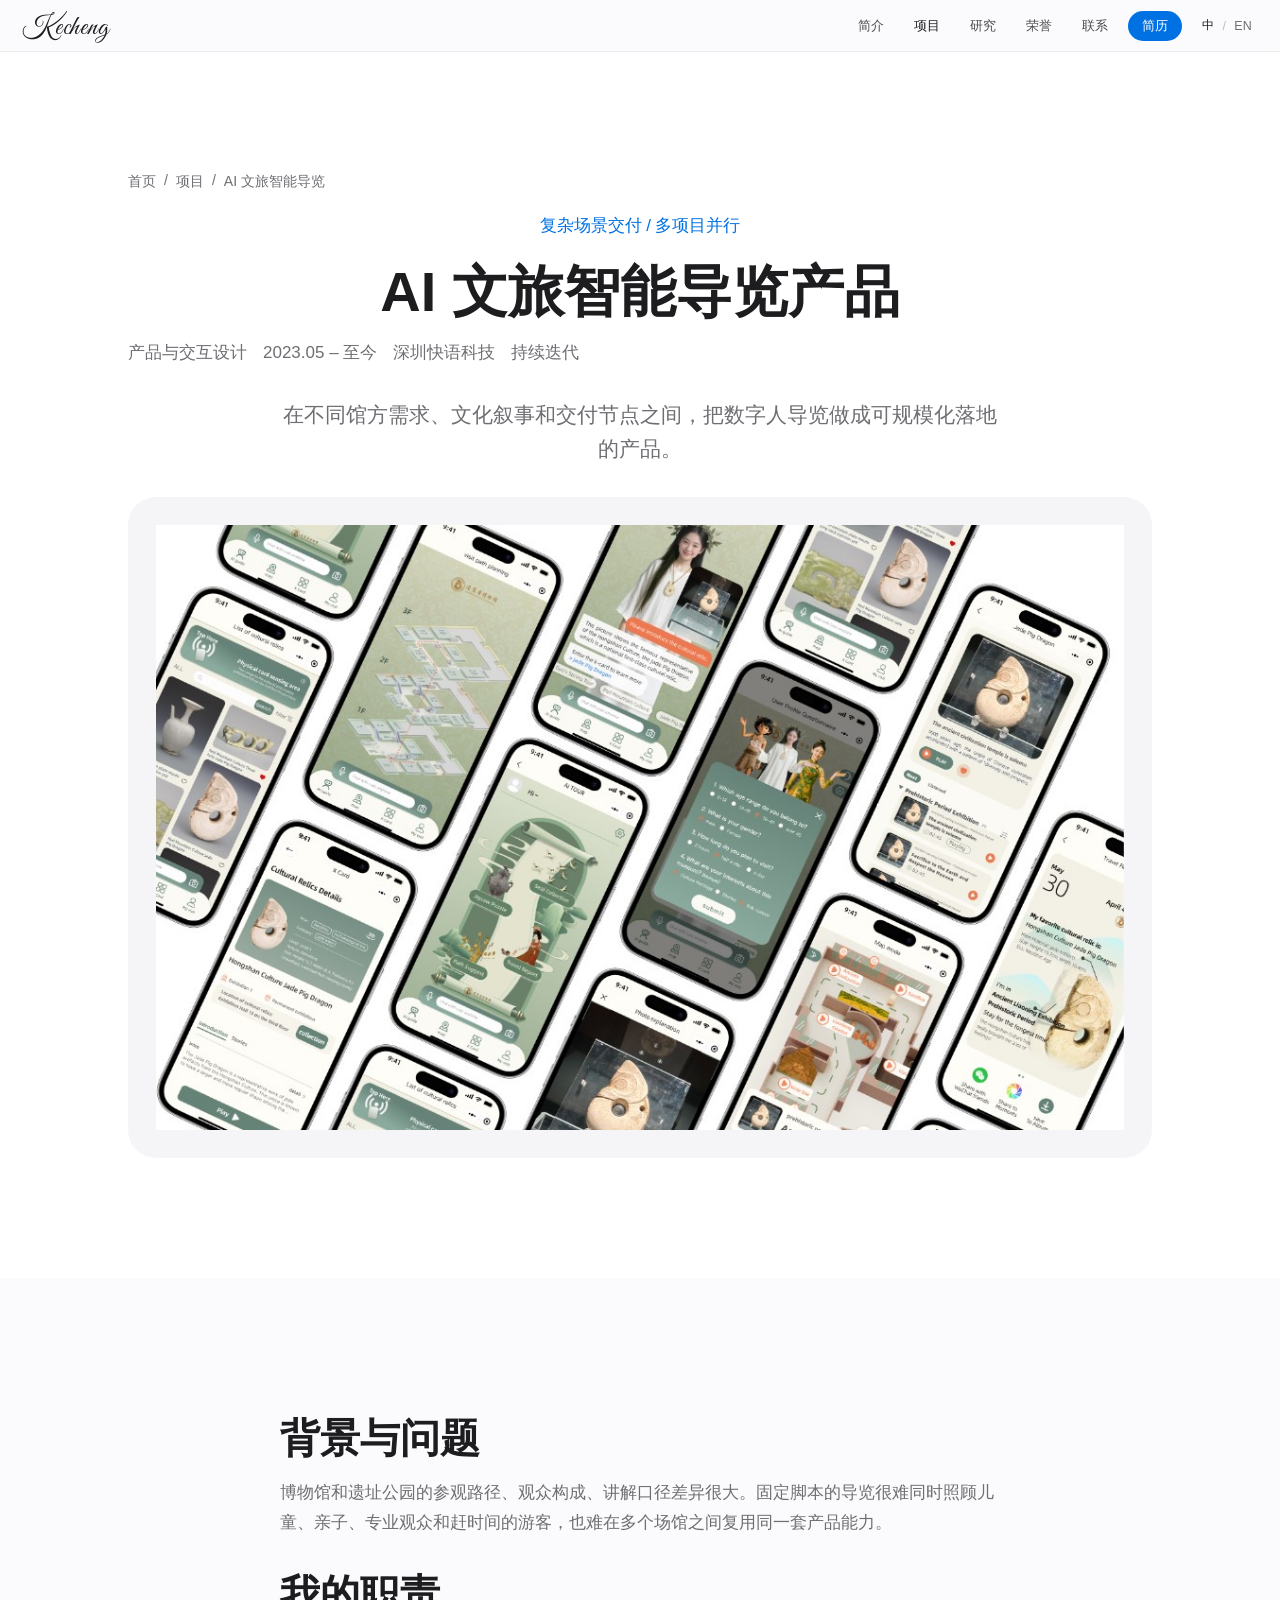
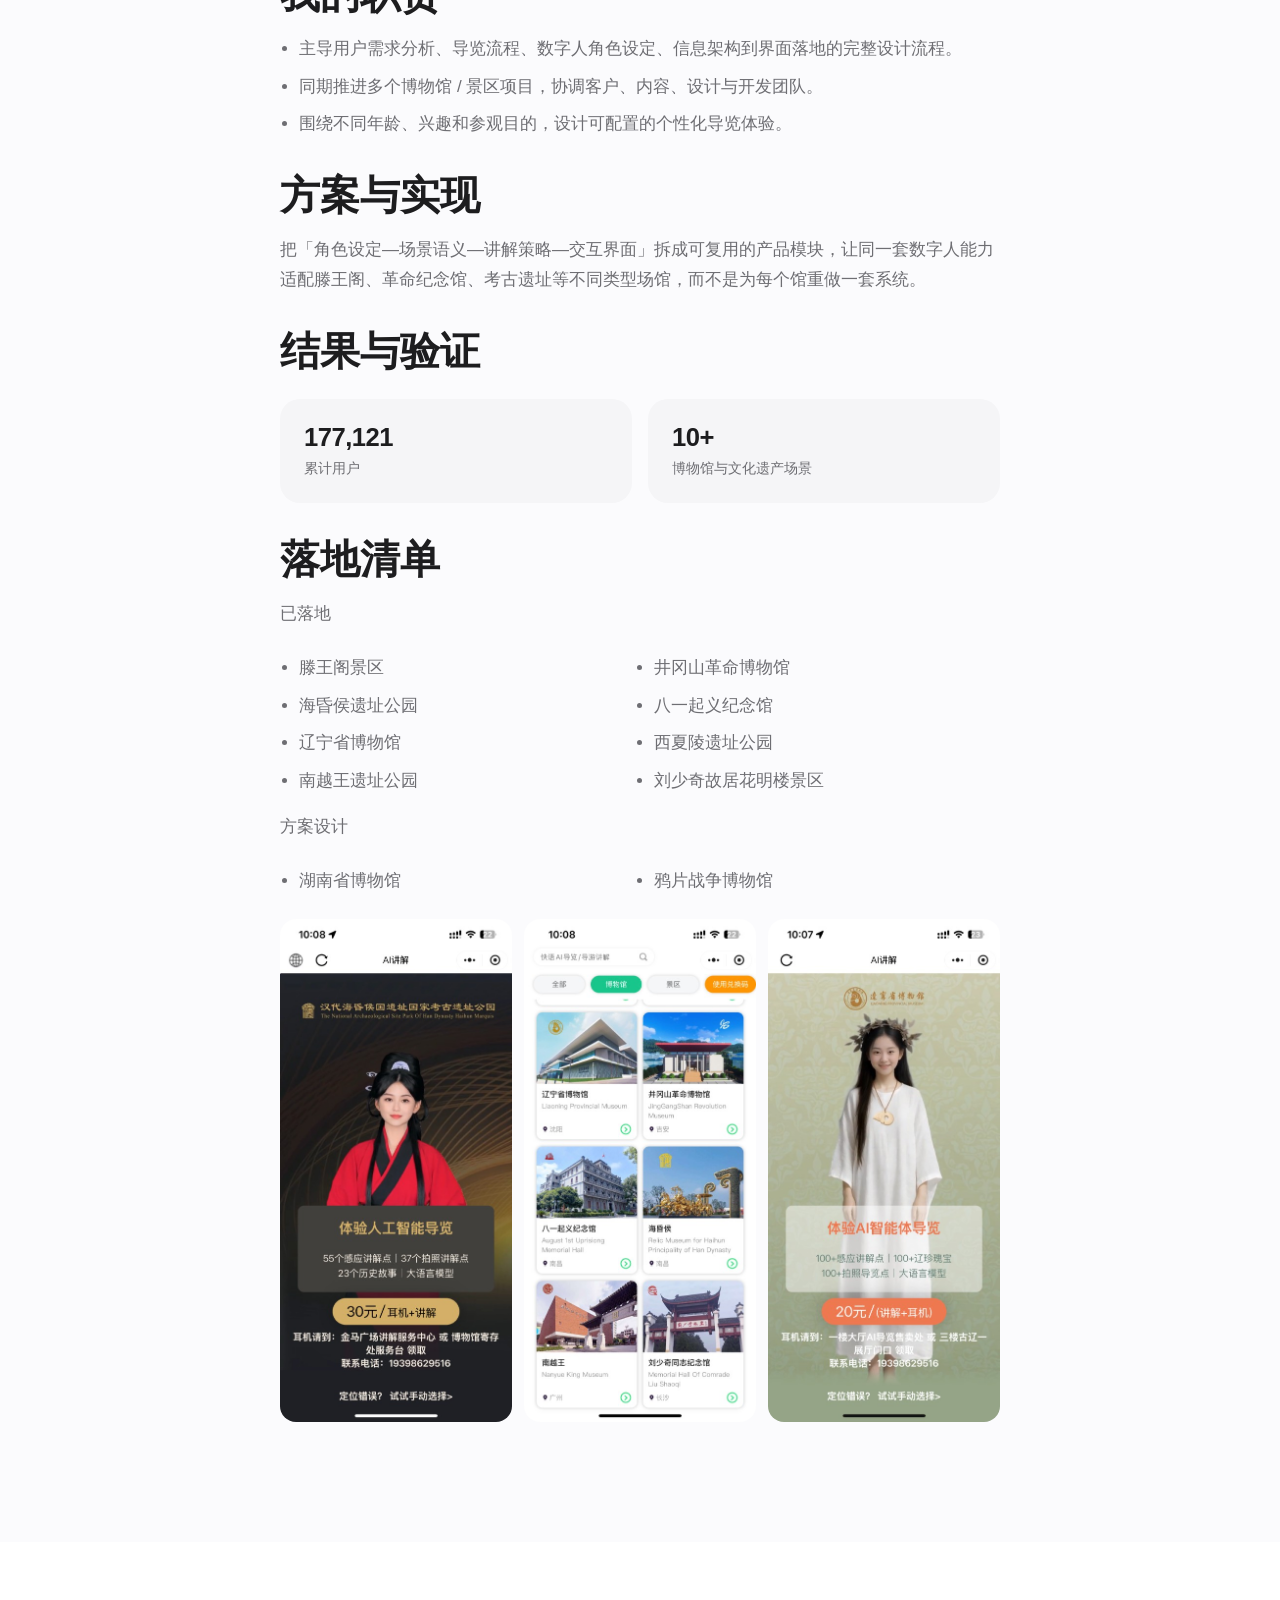
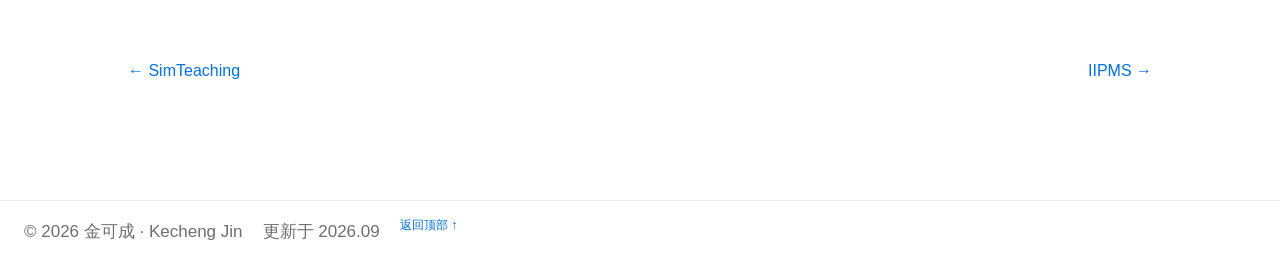
<file: projects/ai-tour-guide.html>
<!DOCTYPE html>
<html lang="zh-CN">
  <head>
    <meta charset="UTF-8" />
    <meta name="viewport" content="width=device-width, initial-scale=1.0" />
    <title>AI 文旅智能导览产品 | 金可成</title>
    <meta name="description" content="金可成主导的 AI 文旅智能导览产品：覆盖 10+ 博物馆与文化遗产场景，累计 177,121 位用户。" />
    <link rel="stylesheet" href="../styles.css?v=20260903d" />
    <script defer src="../script.js"></script>
  </head>
  <body data-page="project" data-nav="projects">
    <div class="site-shell" id="top">
      <header class="site-header">
        <a class="brand" href="../index.html">
          <span class="brand-script">Kecheng</span>
        </a>
        <button class="menu-toggle" type="button" aria-expanded="false" aria-label="打开导航">
          <span></span>
          <span></span>
        </button>
        <div class="header-end">
          <nav class="site-nav" aria-label="页面导航">
            <a href="../index.html#about" data-section="about">简介</a>
            <a href="../index.html#projects" data-section="projects">项目</a>
            <a href="../index.html#research" data-section="research">研究</a>
            <a href="../index.html#honors" data-section="honors">荣誉</a>
            <a href="../index.html#contact" data-section="contact">联系</a>
            <a class="nav-cta" href="../cv.html" data-section="cv">简历</a>
          </nav>
          <nav class="lang-switch" aria-label="语言">
            <a href="../index.html#projects" aria-current="page">中</a>
            <span aria-hidden="true">/</span>
            <a href="../en/projects.html" hreflang="en">EN</a>
          </nav>
        </div>
      </header>

      <main>
        <section class="page-intro reveal">
          <nav class="breadcrumb" aria-label="面包屑">
            <a href="../index.html">首页</a>
            <span>/</span>
            <a href="../index.html#projects">项目</a>
            <span>/</span>
            <span>AI 文旅智能导览</span>
          </nav>
          <div class="detail-hero">
            <p class="eyebrow">复杂场景交付 / 多项目并行</p>
            <h1>AI 文旅智能导览产品</h1>
            <p class="detail-meta">
              <span>产品与交互设计</span>
              <span>2023.05 – 至今</span>
              <span>深圳快语科技</span>
              <span>持续迭代</span>
            </p>
            <p class="lead">在不同馆方需求、文化叙事和交付节点之间，把数字人导览做成可规模化落地的产品。</p>
          </div>
          <div class="detail-cover">
            <img src="../assets/ai-tour-guide-cover.jpg" alt="AI 文旅智能导览产品界面" />
          </div>
        </section>

        <section class="section reveal">
          <div class="detail-prose">
            <h2>背景与问题</h2>
            <p>博物馆和遗址公园的参观路径、观众构成、讲解口径差异很大。固定脚本的导览很难同时照顾儿童、亲子、专业观众和赶时间的游客，也难在多个场馆之间复用同一套产品能力。</p>
            <h2>我的职责</h2>
            <ul>
              <li>主导用户需求分析、导览流程、数字人角色设定、信息架构到界面落地的完整设计流程。</li>
              <li>同期推进多个博物馆 / 景区项目，协调客户、内容、设计与开发团队。</li>
              <li>围绕不同年龄、兴趣和参观目的，设计可配置的个性化导览体验。</li>
            </ul>
            <h2>方案与实现</h2>
            <p>把「角色设定—场景语义—讲解策略—交互界面」拆成可复用的产品模块，让同一套数字人能力适配滕王阁、革命纪念馆、考古遗址等不同类型场馆，而不是为每个馆重做一套系统。</p>
            <h2>结果与验证</h2>
            <div class="result-callout">
              <article>
                <strong>177,121</strong>
                <span>累计用户</span>
              </article>
              <article>
                <strong>10+</strong>
                <span>博物馆与文化遗产场景</span>
              </article>
            </div>
            <h2>落地清单</h2>
            <p>已落地</p>
            <ul class="venue-list">
              <li>滕王阁景区</li>
              <li>井冈山革命博物馆</li>
              <li>海昏侯遗址公园</li>
              <li>八一起义纪念馆</li>
              <li>辽宁省博物馆</li>
              <li>西夏陵遗址公园</li>
              <li>南越王遗址公园</li>
              <li>刘少奇故居花明楼景区</li>
            </ul>
            <p>方案设计</p>
            <ul class="venue-list">
              <li>湖南省博物馆</li>
              <li>鸦片战争博物馆</li>
            </ul>
            <div class="detail-gallery">
              <figure>
                <img src="../assets/ai-tour-haihun.jpg" alt="海昏侯国遗址公园 AI 讲解落地页" />
              </figure>
              <figure>
                <img src="../assets/ai-tour-venues.jpg" alt="快语 AI 导览场馆列表" />
              </figure>
              <figure>
                <img src="../assets/ai-tour-liaoning.jpg" alt="辽宁省博物馆 AI 智能体导览落地页" />
              </figure>
            </div>
          </div>
        </section>

        <section class="section alt reveal">
          <div class="project-pager">
            <a href="simteaching.html">← SimTeaching</a>
            <a href="iipms.html">IIPMS →</a>
          </div>
        </section>
      </main>

            <footer class="site-footer rich">
        <div class="footer-bar">
          <p>© 2026 金可成 · Kecheng Jin</p>
          <p>更新于 2026.09</p>
          <a href="#top" class="js-back-to-top">返回顶部 ↑</a>
        </div>
      </footer>
    </div>
    <button class="back-to-top" type="button" aria-label="返回顶部">↑</button>
  </body>
</html>
</file>
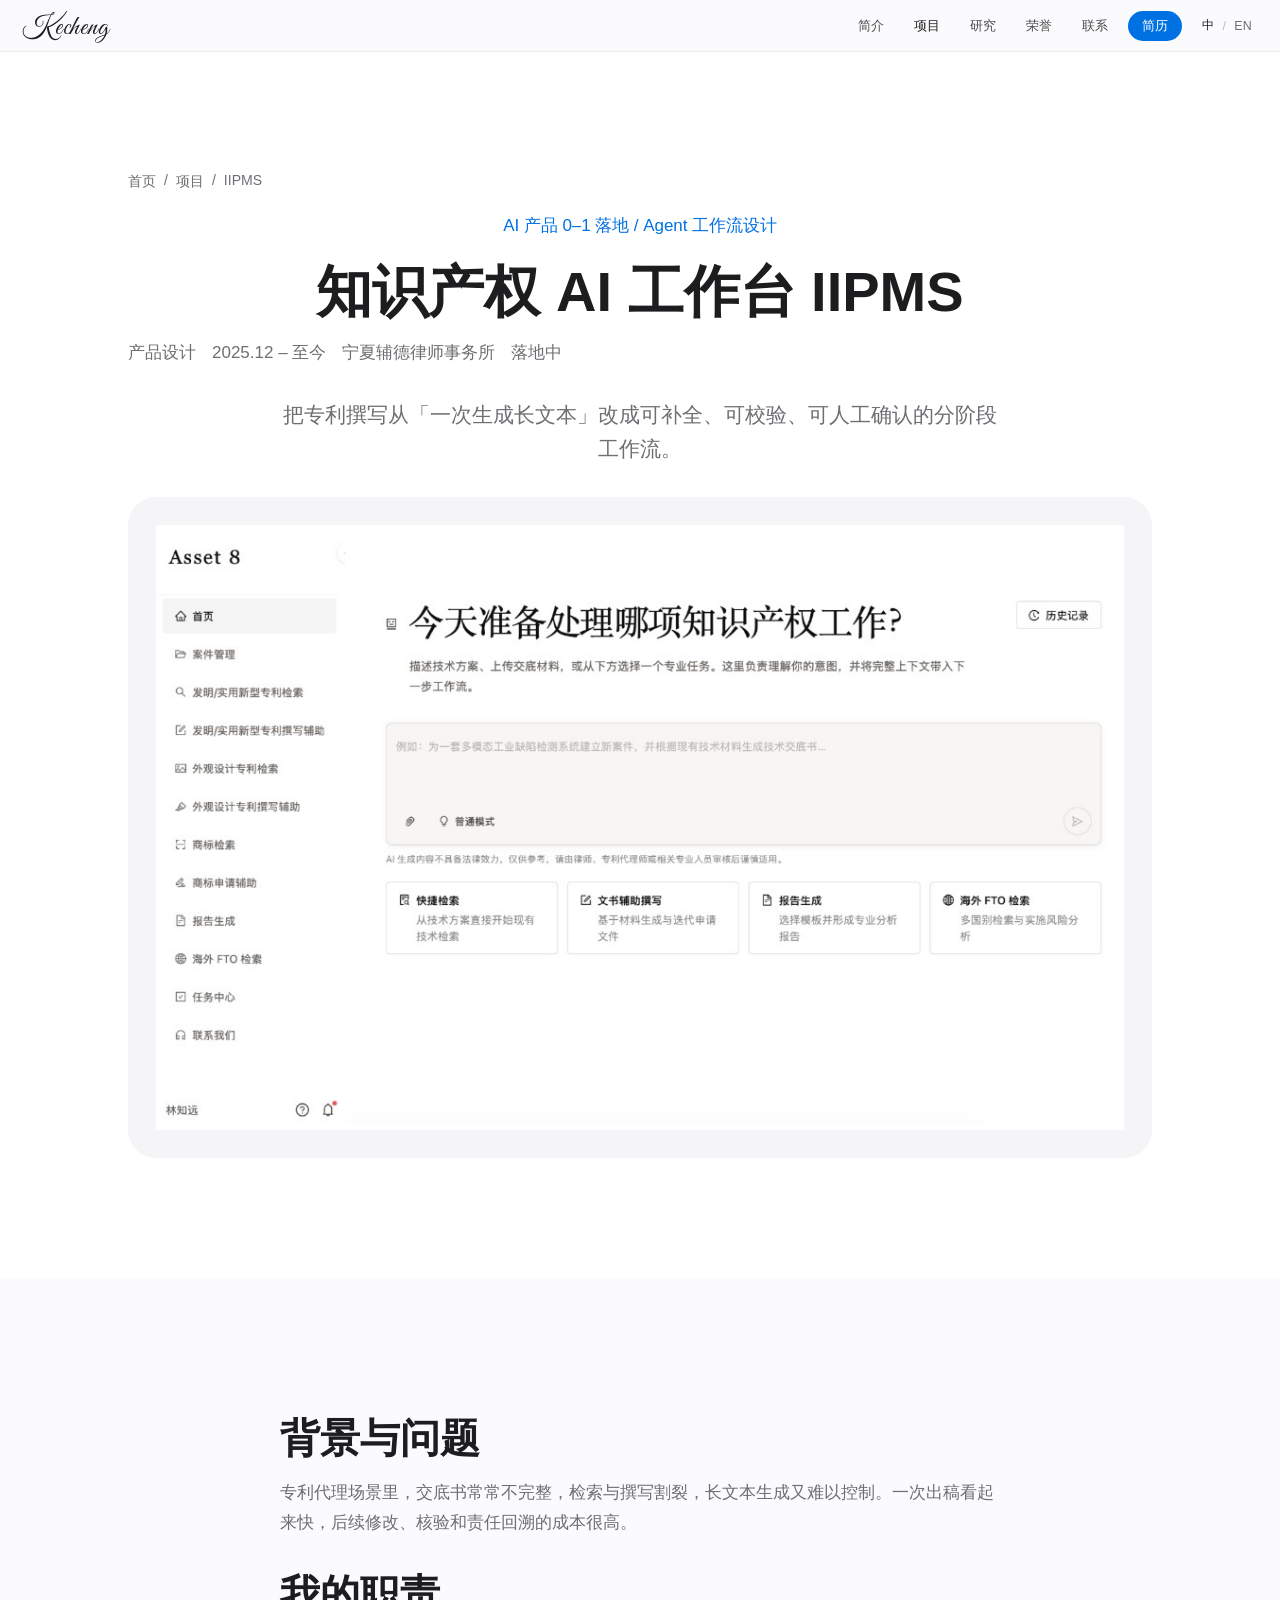
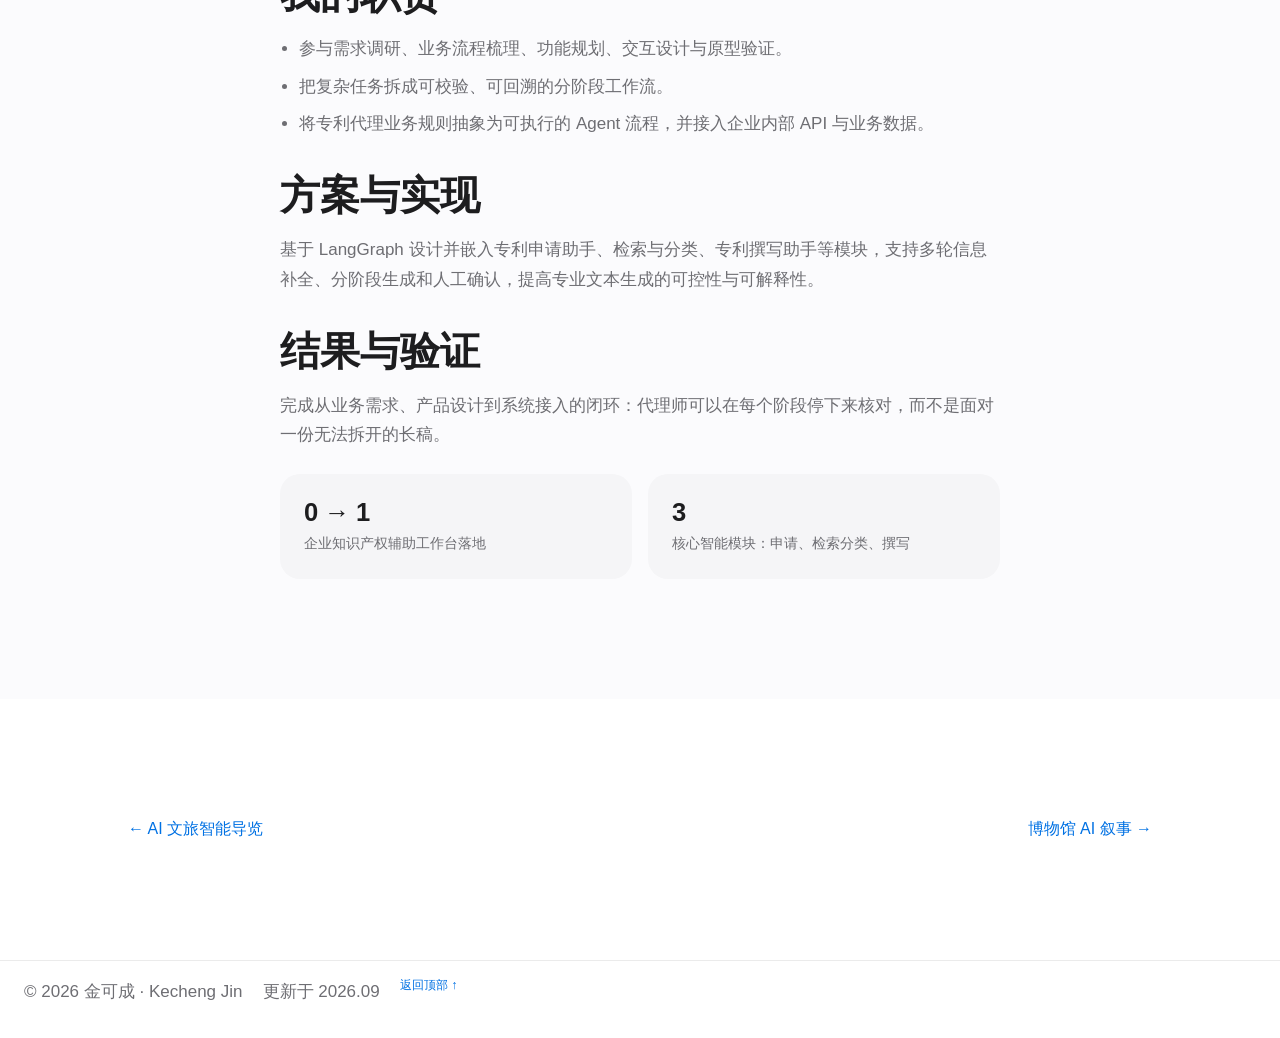
<file: projects/iipms.html>
<!DOCTYPE html>
<html lang="zh-CN">
  <head>
    <meta charset="UTF-8" />
    <meta name="viewport" content="width=device-width, initial-scale=1.0" />
    <title>知识产权 AI 工作台 IIPMS | 金可成</title>
    <meta name="description" content="面向专利代理师与律师团队的知识产权 AI 工作台：从 0 到 1 设计可校验、可回溯的 Agent 工作流。" />
    <link rel="stylesheet" href="../styles.css?v=20260903d" />
    <script defer src="../script.js"></script>
  </head>
  <body data-page="project" data-nav="projects">
    <div class="site-shell" id="top">
      <header class="site-header">
        <a class="brand" href="../index.html">
          <span class="brand-script">Kecheng</span>
        </a>
        <button class="menu-toggle" type="button" aria-expanded="false" aria-label="打开导航">
          <span></span>
          <span></span>
        </button>
        <div class="header-end">
          <nav class="site-nav" aria-label="页面导航">
            <a href="../index.html#about" data-section="about">简介</a>
            <a href="../index.html#projects" data-section="projects">项目</a>
            <a href="../index.html#research" data-section="research">研究</a>
            <a href="../index.html#honors" data-section="honors">荣誉</a>
            <a href="../index.html#contact" data-section="contact">联系</a>
            <a class="nav-cta" href="../cv.html" data-section="cv">简历</a>
          </nav>
          <nav class="lang-switch" aria-label="语言">
            <a href="../index.html#projects" aria-current="page">中</a>
            <span aria-hidden="true">/</span>
            <a href="../en/projects.html" hreflang="en">EN</a>
          </nav>
        </div>
      </header>

      <main>
        <section class="page-intro reveal">
          <nav class="breadcrumb" aria-label="面包屑">
            <a href="../index.html">首页</a>
            <span>/</span>
            <a href="../index.html#projects">项目</a>
            <span>/</span>
            <span>IIPMS</span>
          </nav>
          <div class="detail-hero">
            <p class="eyebrow">AI 产品 0–1 落地 / Agent 工作流设计</p>
            <h1>知识产权 AI 工作台 IIPMS</h1>
            <p class="detail-meta">
              <span>产品设计</span>
              <span>2025.12 – 至今</span>
              <span>宁夏辅德律师事务所</span>
              <span>落地中</span>
            </p>
            <p class="lead">把专利撰写从「一次生成长文本」改成可补全、可校验、可人工确认的分阶段工作流。</p>
          </div>
          <div class="detail-cover">
            <img src="../assets/iipms-cover.jpg" alt="知识产权 AI 工作台 IIPMS 首页" />
          </div>
        </section>

        <section class="section reveal">
          <div class="detail-prose">
            <h2>背景与问题</h2>
            <p>专利代理场景里，交底书常常不完整，检索与撰写割裂，长文本生成又难以控制。一次出稿看起来快，后续修改、核验和责任回溯的成本很高。</p>
            <h2>我的职责</h2>
            <ul>
              <li>参与需求调研、业务流程梳理、功能规划、交互设计与原型验证。</li>
              <li>把复杂任务拆成可校验、可回溯的分阶段工作流。</li>
              <li>将专利代理业务规则抽象为可执行的 Agent 流程，并接入企业内部 API 与业务数据。</li>
            </ul>
            <h2>方案与实现</h2>
            <p>基于 LangGraph 设计并嵌入专利申请助手、检索与分类、专利撰写助手等模块，支持多轮信息补全、分阶段生成和人工确认，提高专业文本生成的可控性与可解释性。</p>
            <h2>结果与验证</h2>
            <p>完成从业务需求、产品设计到系统接入的闭环：代理师可以在每个阶段停下来核对，而不是面对一份无法拆开的长稿。</p>
            <div class="result-callout">
              <article>
                <strong>0 → 1</strong>
                <span>企业知识产权辅助工作台落地</span>
              </article>
              <article>
                <strong>3</strong>
                <span>核心智能模块：申请、检索分类、撰写</span>
              </article>
            </div>
          </div>
        </section>

        <section class="section alt reveal">
          <div class="project-pager">
            <a href="ai-tour-guide.html">← AI 文旅智能导览</a>
            <a href="museum-narrative.html">博物馆 AI 叙事 →</a>
          </div>
        </section>
      </main>

            <footer class="site-footer rich">
        <div class="footer-bar">
          <p>© 2026 金可成 · Kecheng Jin</p>
          <p>更新于 2026.09</p>
          <a href="#top" class="js-back-to-top">返回顶部 ↑</a>
        </div>
      </footer>
    </div>
    <button class="back-to-top" type="button" aria-label="返回顶部">↑</button>
  </body>
</html>
</file>
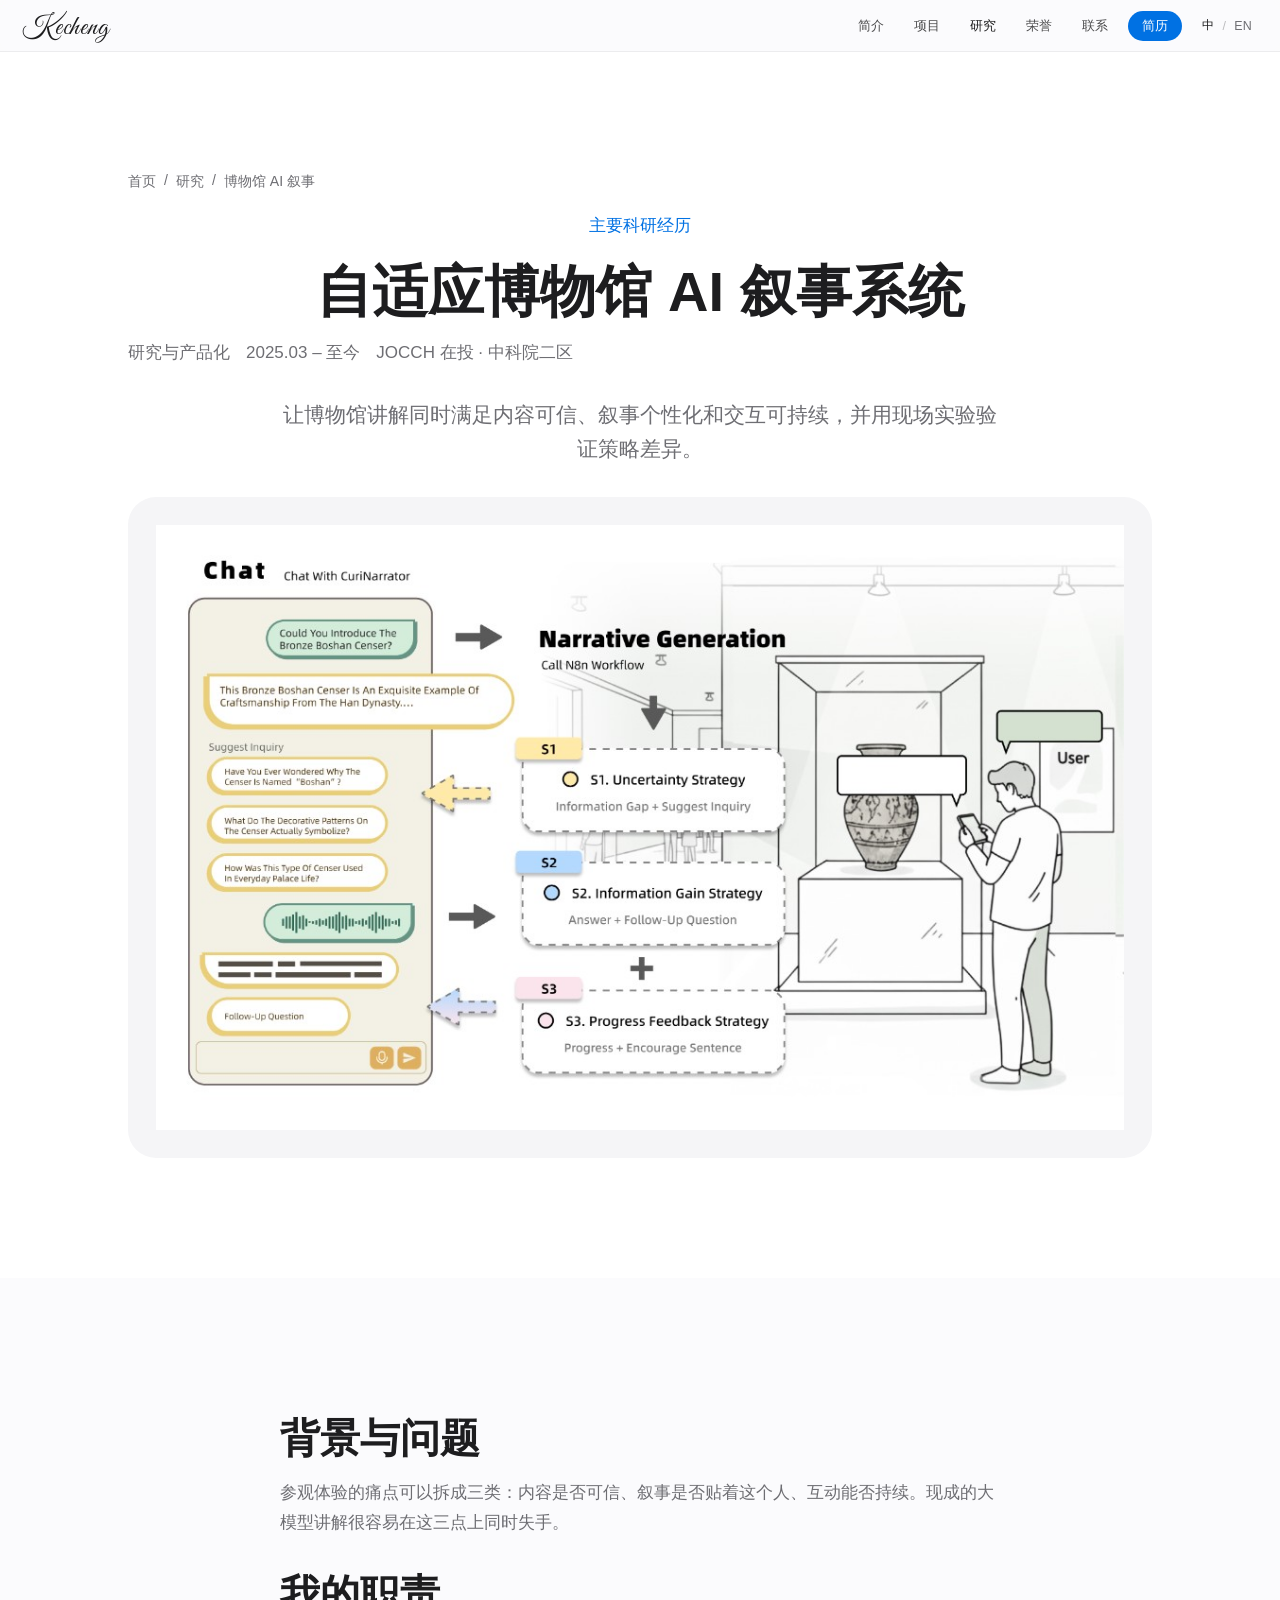
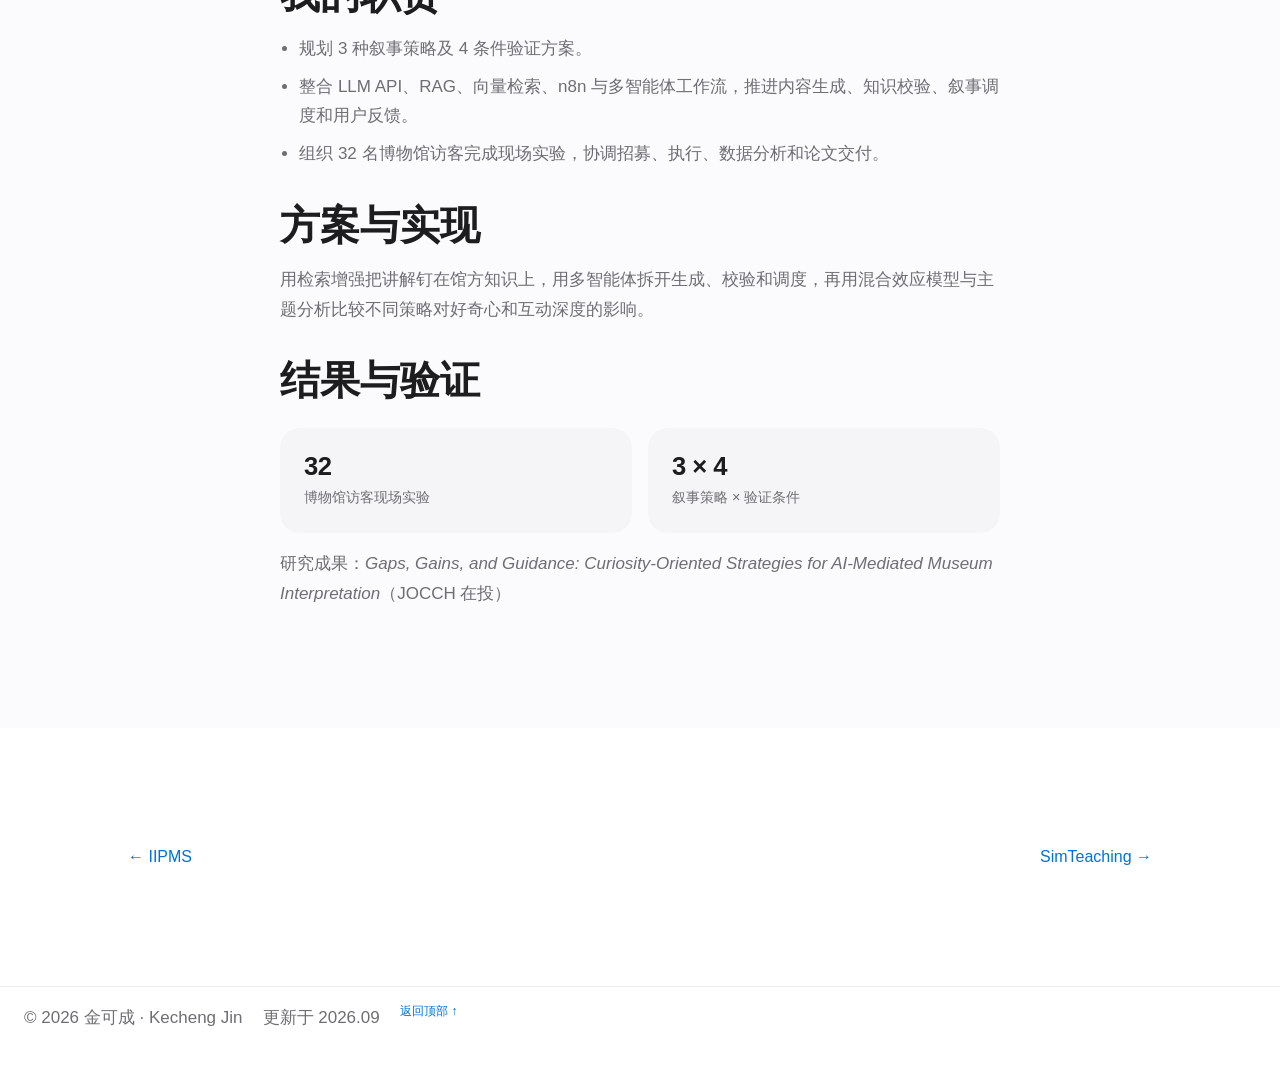
<file: projects/museum-narrative.html>
<!DOCTYPE html>
<html lang="zh-CN">
  <head>
    <meta charset="UTF-8" />
    <meta name="viewport" content="width=device-width, initial-scale=1.0" />
    <title>自适应博物馆 AI 叙事系统 | 金可成</title>
    <meta name="description" content="面向博物馆参观体验的自适应 AI 叙事系统：3 种叙事策略、现场实验 32 人，论文在投 JOCCH。" />
    <link rel="stylesheet" href="../styles.css?v=20260903d" />
    <script defer src="../script.js"></script>
  </head>
  <body data-page="project" data-nav="research">
    <div class="site-shell" id="top">
      <header class="site-header">
        <a class="brand" href="../index.html">
          <span class="brand-script">Kecheng</span>
        </a>
        <button class="menu-toggle" type="button" aria-expanded="false" aria-label="打开导航">
          <span></span>
          <span></span>
        </button>
        <div class="header-end">
          <nav class="site-nav" aria-label="页面导航">
            <a href="../index.html#about" data-section="about">简介</a>
            <a href="../index.html#projects" data-section="projects">项目</a>
            <a href="../index.html#research" data-section="research">研究</a>
            <a href="../index.html#honors" data-section="honors">荣誉</a>
            <a href="../index.html#contact" data-section="contact">联系</a>
            <a class="nav-cta" href="../cv.html" data-section="cv">简历</a>
          </nav>
          <nav class="lang-switch" aria-label="语言">
            <a href="../index.html#research" aria-current="page">中</a>
            <span aria-hidden="true">/</span>
            <a href="../en/publications.html" hreflang="en">EN</a>
          </nav>
        </div>
      </header>

      <main>
        <section class="page-intro reveal">
          <nav class="breadcrumb" aria-label="面包屑">
            <a href="../index.html">首页</a>
            <span>/</span>
            <a href="../index.html#research">研究</a>
            <span>/</span>
            <span>博物馆 AI 叙事</span>
          </nav>
          <div class="detail-hero">
            <p class="eyebrow">主要科研经历</p>
            <h1>自适应博物馆 AI 叙事系统</h1>
            <p class="detail-meta">
              <span>研究与产品化</span>
              <span>2025.03 – 至今</span>
              <span>JOCCH 在投 · 中科院二区</span>
            </p>
            <p class="lead">让博物馆讲解同时满足内容可信、叙事个性化和交互可持续，并用现场实验验证策略差异。</p>
          </div>
          <div class="detail-cover">
            <img src="../assets/curinarrator-cover.jpg" alt="CuriNarrator 博物馆 AI 叙事对话与生成流程" />
          </div>
        </section>

        <section class="section reveal">
          <div class="detail-prose">
            <h2>背景与问题</h2>
            <p>参观体验的痛点可以拆成三类：内容是否可信、叙事是否贴着这个人、互动能否持续。现成的大模型讲解很容易在这三点上同时失手。</p>
            <h2>我的职责</h2>
            <ul>
              <li>规划 3 种叙事策略及 4 条件验证方案。</li>
              <li>整合 LLM API、RAG、向量检索、n8n 与多智能体工作流，推进内容生成、知识校验、叙事调度和用户反馈。</li>
              <li>组织 32 名博物馆访客完成现场实验，协调招募、执行、数据分析和论文交付。</li>
            </ul>
            <h2>方案与实现</h2>
            <p>用检索增强把讲解钉在馆方知识上，用多智能体拆开生成、校验和调度，再用混合效应模型与主题分析比较不同策略对好奇心和互动深度的影响。</p>
            <h2>结果与验证</h2>
            <div class="result-callout">
              <article>
                <strong>32</strong>
                <span>博物馆访客现场实验</span>
              </article>
              <article>
                <strong>3 × 4</strong>
                <span>叙事策略 × 验证条件</span>
              </article>
            </div>
            <p>
              研究成果：<em>Gaps, Gains, and Guidance: Curiosity-Oriented Strategies for AI-Mediated Museum Interpretation</em>（JOCCH 在投）            </p>
          </div>
        </section>

        <section class="section alt reveal">
          <div class="project-pager">
            <a href="iipms.html">← IIPMS</a>
            <a href="simteaching.html">SimTeaching →</a>
          </div>
        </section>
      </main>

            <footer class="site-footer rich">
        <div class="footer-bar">
          <p>© 2026 金可成 · Kecheng Jin</p>
          <p>更新于 2026.09</p>
          <a href="#top" class="js-back-to-top">返回顶部 ↑</a>
        </div>
      </footer>
    </div>
    <button class="back-to-top" type="button" aria-label="返回顶部">↑</button>
  </body>
</html>
</file>
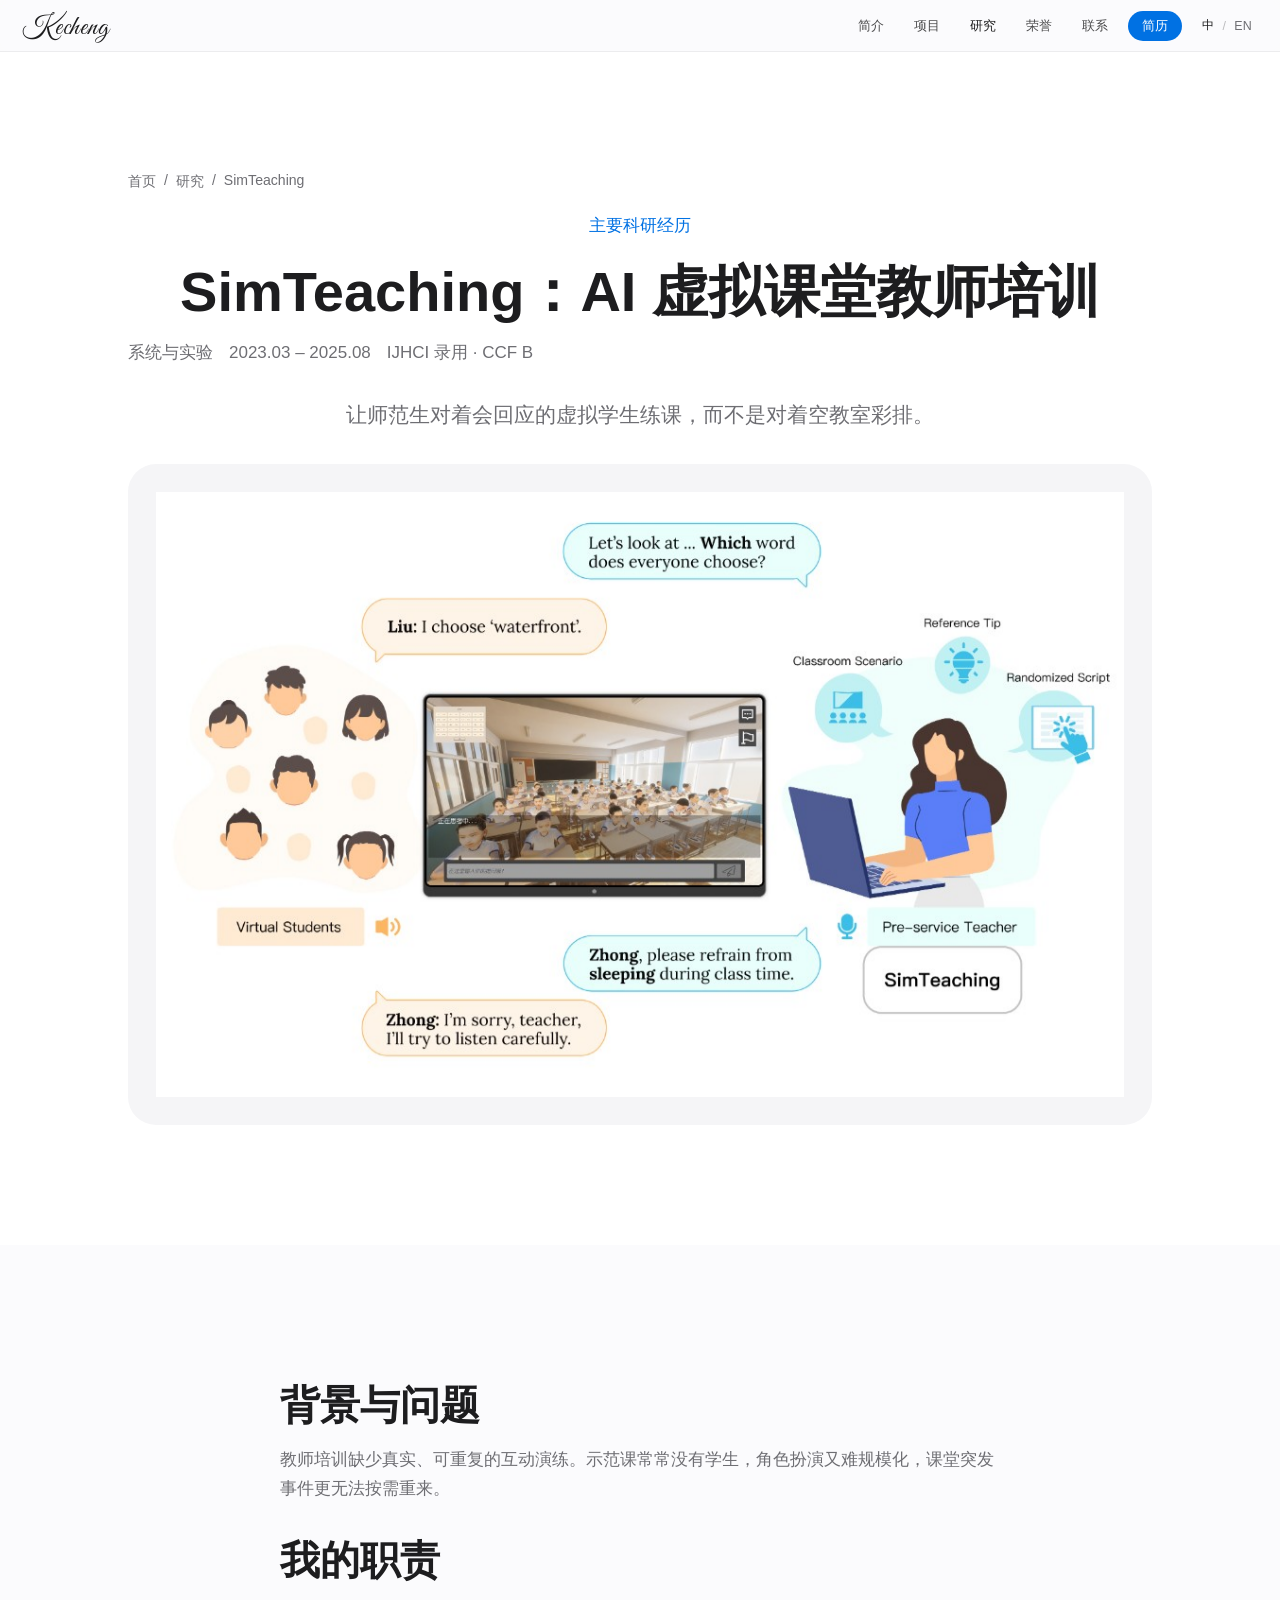
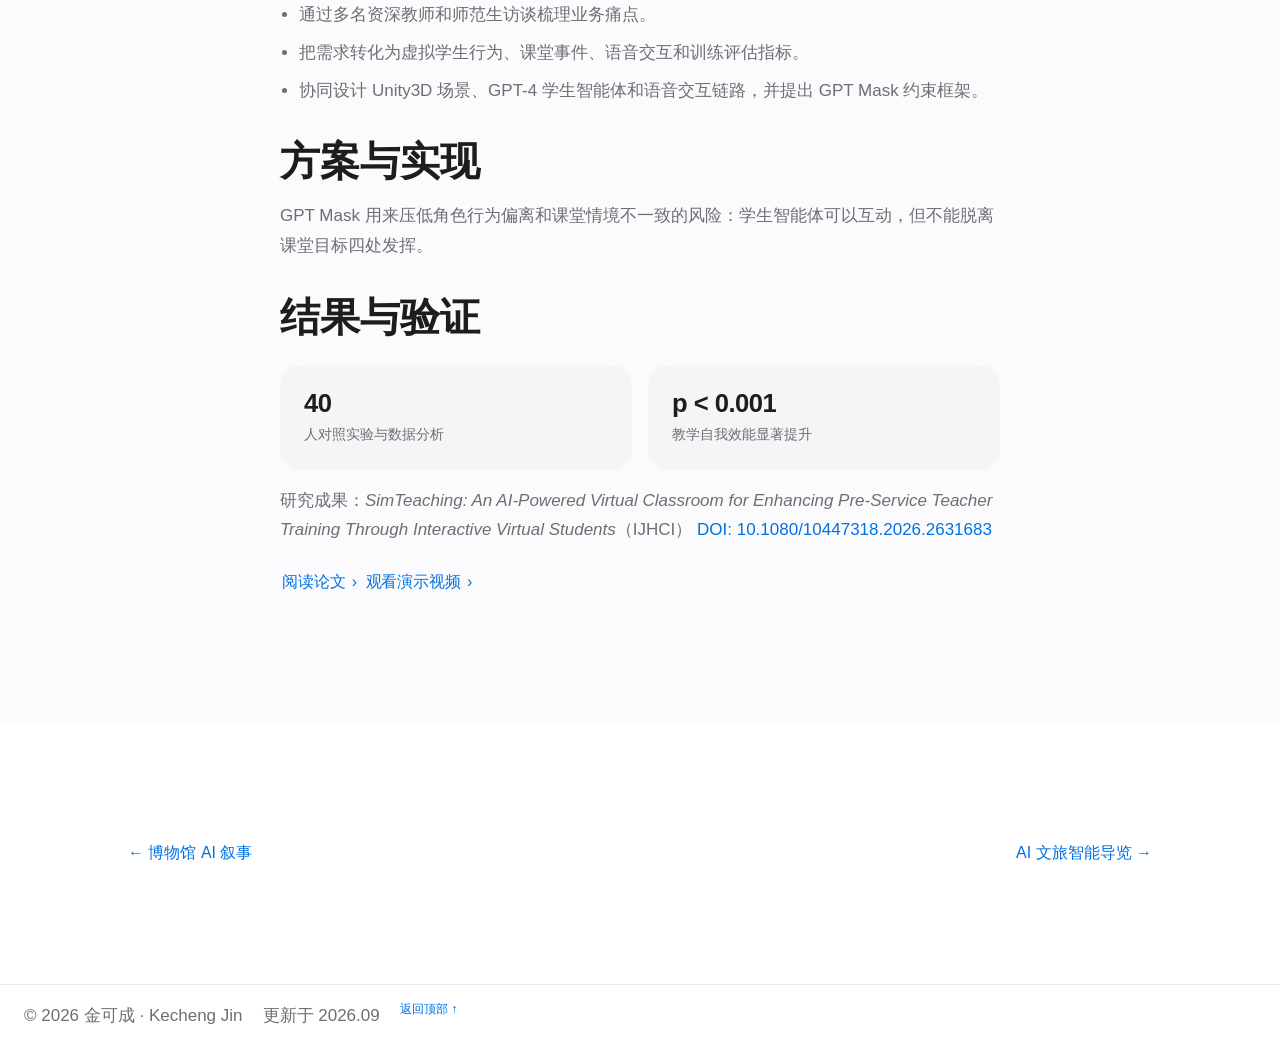
<file: projects/simteaching.html>
<!DOCTYPE html>
<html lang="zh-CN">
  <head>
    <meta charset="UTF-8" />
    <meta name="viewport" content="width=device-width, initial-scale=1.0" />
    <title>SimTeaching：AI 虚拟课堂教师培训 | 金可成</title>
    <meta name="description" content="SimTeaching：用 GPT 驱动的虚拟学生训练职前教师。40 人对照实验显示教学自我效能显著提升，IJHCI 录用。" />
    <link rel="stylesheet" href="../styles.css?v=20260903d" />
    <script defer src="../script.js"></script>
  </head>
  <body data-page="project" data-nav="research">
    <div class="site-shell" id="top">
      <header class="site-header">
        <a class="brand" href="../index.html">
          <span class="brand-script">Kecheng</span>
        </a>
        <button class="menu-toggle" type="button" aria-expanded="false" aria-label="打开导航">
          <span></span>
          <span></span>
        </button>
        <div class="header-end">
          <nav class="site-nav" aria-label="页面导航">
            <a href="../index.html#about" data-section="about">简介</a>
            <a href="../index.html#projects" data-section="projects">项目</a>
            <a href="../index.html#research" data-section="research">研究</a>
            <a href="../index.html#honors" data-section="honors">荣誉</a>
            <a href="../index.html#contact" data-section="contact">联系</a>
            <a class="nav-cta" href="../cv.html" data-section="cv">简历</a>
          </nav>
          <nav class="lang-switch" aria-label="语言">
            <a href="../index.html#research" aria-current="page">中</a>
            <span aria-hidden="true">/</span>
            <a href="../en/projects.html" hreflang="en">EN</a>
          </nav>
        </div>
      </header>

      <main>
        <section class="page-intro reveal">
          <nav class="breadcrumb" aria-label="面包屑">
            <a href="../index.html">首页</a>
            <span>/</span>
            <a href="../index.html#research">研究</a>
            <span>/</span>
            <span>SimTeaching</span>
          </nav>
          <div class="detail-hero">
            <p class="eyebrow">主要科研经历</p>
            <h1>SimTeaching：AI 虚拟课堂教师培训</h1>
            <p class="detail-meta">
              <span>系统与实验</span>
              <span>2023.03 – 2025.08</span>
              <span>IJHCI 录用 · CCF B</span>
            </p>
            <p class="lead">让师范生对着会回应的虚拟学生练课，而不是对着空教室彩排。</p>
          </div>
          <div class="detail-cover">
            <img src="../assets/simteaching-cover.jpg" alt="SimTeaching 虚拟课堂：师范生与虚拟学生互动" />
          </div>
        </section>

        <section class="section reveal">
          <div class="detail-prose">
            <h2>背景与问题</h2>
            <p>教师培训缺少真实、可重复的互动演练。示范课常常没有学生，角色扮演又难规模化，课堂突发事件更无法按需重来。</p>
            <h2>我的职责</h2>
            <ul>
              <li>通过多名资深教师和师范生访谈梳理业务痛点。</li>
              <li>把需求转化为虚拟学生行为、课堂事件、语音交互和训练评估指标。</li>
              <li>协同设计 Unity3D 场景、GPT-4 学生智能体和语音交互链路，并提出 GPT Mask 约束框架。</li>
            </ul>
            <h2>方案与实现</h2>
            <p>GPT Mask 用来压低角色行为偏离和课堂情境不一致的风险：学生智能体可以互动，但不能脱离课堂目标四处发挥。</p>
            <h2>结果与验证</h2>
            <div class="result-callout">
              <article>
                <strong>40</strong>
                <span>人对照实验与数据分析</span>
              </article>
              <article>
                <strong>p &lt; 0.001</strong>
                <span>教学自我效能显著提升</span>
              </article>
            </div>
            <p>
              研究成果：<em>SimTeaching: An AI-Powered Virtual Classroom for Enhancing Pre-Service Teacher Training Through Interactive Virtual Students</em>（IJHCI）              <a href="https://doi.org/10.1080/10447318.2026.2631683" target="_blank" rel="noopener">DOI: 10.1080/10447318.2026.2631683</a>
            </p>
            <p>
              <a class="button button-secondary" href="https://doi.org/10.1080/10447318.2026.2631683" target="_blank" rel="noopener">阅读论文</a>
              <a class="button button-secondary" href="https://youtu.be/LAeK2XecoaA" target="_blank" rel="noopener">观看演示视频</a>
            </p>
          </div>
        </section>

        <section class="section alt reveal">
          <div class="project-pager">
            <a href="museum-narrative.html">← 博物馆 AI 叙事</a>
            <a href="ai-tour-guide.html">AI 文旅智能导览 →</a>
          </div>
        </section>
      </main>

            <footer class="site-footer rich">
        <div class="footer-bar">
          <p>© 2026 金可成 · Kecheng Jin</p>
          <p>更新于 2026.09</p>
          <a href="#top" class="js-back-to-top">返回顶部 ↑</a>
        </div>
      </footer>
    </div>
    <button class="back-to-top" type="button" aria-label="返回顶部">↑</button>
  </body>
</html>
</file>
<file: styles.css>
@import url("https://fonts.googleapis.com/css2?family=Great+Vibes&display=swap");

:root {
  --bg: #fbfbfd;
  --surface: #ffffff;
  --tile: #f5f5f7;
  --tile-strong: #eef0f3;
  --ink: #1d1d1f;
  --muted: #6e6e73;
  --line: rgba(0, 0, 0, 0.08);
  --accent: #0071e3;
  --accent-hover: #0077ed;
  --accent-soft: rgba(0, 113, 227, 0.08);
  --tag-blue: rgba(0, 113, 227, 0.08);
  --tag-purple: rgba(175, 82, 222, 0.08);
  --tag-teal: rgba(48, 176, 199, 0.08);
  --tag-orange: rgba(255, 149, 0, 0.08);
  --radius: 20px;
  --radius-lg: 28px;
  --radius-pill: 999px;
  --shadow-sm: 0 1px 3px rgba(0, 0, 0, 0.04);
  --shadow: 0 18px 40px rgba(0, 0, 0, 0.06);
  --shadow-hover: 0 20px 44px rgba(0, 0, 0, 0.1);
  --ease: cubic-bezier(0.22, 0.61, 0.36, 1);
  --max-width: 1024px;
  --read-width: 720px;
  --nav-height: 52px;
}

* {
  box-sizing: border-box;
}

html {
  scroll-behavior: smooth;
  -webkit-font-smoothing: antialiased;
  -moz-osx-font-smoothing: grayscale;
}

body {
  margin: 0;
  font-family:
    -apple-system, BlinkMacSystemFont, "SF Pro Display", "SF Pro Text",
    "Helvetica Neue", Helvetica, Arial, "PingFang SC", "Hiragino Sans GB",
    "Microsoft YaHei", sans-serif;
  color: var(--ink);
  background: var(--bg);
  letter-spacing: -0.003em;
  min-height: 100vh;
}

a {
  color: inherit;
  text-decoration: none;
}

p {
  margin: 0;
}

ul {
  margin: 0;
  padding: 0;
  list-style: none;
}

img,
svg {
  display: block;
  max-width: 100%;
}

/* ============ Top navigation (Apple translucent bar) ============ */
.site-header {
  position: sticky;
  top: 0;
  z-index: 100;
  display: flex;
  align-items: center;
  justify-content: space-between;
  gap: 20px;
  height: var(--nav-height);
  padding: 0 22px;
  background: rgba(251, 251, 253, 0.72);
  -webkit-backdrop-filter: saturate(180%) blur(20px);
  backdrop-filter: saturate(180%) blur(20px);
  border-bottom: 1px solid rgba(0, 0, 0, 0.06);
  margin-bottom: 0;
  border-radius: 0;
  box-shadow: none;
}

.header-end {
  display: flex;
  align-items: center;
  gap: 8px;
}

.brand {
  display: flex;
  align-items: center;
  line-height: 1;
}

.brand-script {
  font-family: "Great Vibes", "Snell Roundhand", "Segoe Script", cursive;
  font-size: 1.7rem;
  font-weight: 400;
  color: var(--ink);
  letter-spacing: 0.03em;
  line-height: 1;
  padding-top: 6px;
}

.site-nav {
  display: flex;
  align-items: center;
  gap: 2px;
}

.site-nav a {
  padding: 8px 14px;
  font-size: 0.82rem;
  font-weight: 400;
  color: var(--ink);
  opacity: 0.8;
  border-radius: 6px;
  transition: opacity 180ms ease, background 180ms ease;
}

.site-nav a:hover {
  opacity: 1;
}

.site-nav a.active {
  opacity: 1;
  font-weight: 500;
}

.site-nav a.nav-cta {
  margin-left: 4px;
  padding: 6px 14px;
  background: var(--accent);
  color: #fff;
  opacity: 1;
  border-radius: var(--radius-pill);
  font-weight: 500;
}

.site-nav a.nav-cta:hover,
.site-nav a.nav-cta.active {
  background: var(--accent-hover);
  color: #fff;
}

.lang-switch {
  display: flex;
  align-items: center;
  gap: 6px;
  padding: 0 4px 0 10px;
  font-size: 0.78rem;
  letter-spacing: 0.02em;
}

.lang-switch a {
  color: var(--muted);
  font-weight: 500;
  padding: 4px 2px;
}

.lang-switch a:hover,
.lang-switch a[aria-current="page"] {
  color: var(--ink);
}

.lang-switch span {
  color: var(--muted);
  opacity: 0.45;
}

.menu-toggle {
  display: none;
  width: 34px;
  height: 34px;
  border: 0;
  border-radius: 8px;
  background: transparent;
  padding: 0;
  cursor: pointer;
}

.menu-toggle span {
  display: block;
  width: 18px;
  height: 1.4px;
  margin: 5px auto;
  background: var(--ink);
  border-radius: 2px;
}

/* ============ Layout shell ============ */
.site-shell {
  width: 100%;
  max-width: none;
  margin: 0 auto;
  padding: 0;
}

main {
  display: block;
}

.hero,
.section,
.page-intro {
  position: relative;
  padding: 96px 24px;
  background: transparent;
  border: 0;
  border-radius: 0;
  box-shadow: none;
  overflow: visible;
  backdrop-filter: none;
}

.hero::after,
.page-intro::after,
.callout-panel::after {
  display: none;
}

/* Full-bleed alternating backgrounds */
.hero,
.page-intro {
  background: var(--surface);
}

.section {
  background: var(--bg);
}

.section.metrics,
.section.alt {
  background: var(--surface);
}

/* ============ Typography ============ */
.eyebrow,
.section-label,
.card-kicker {
  text-transform: none;
  letter-spacing: -0.003em;
  font-size: 1rem;
  font-weight: 500;
  color: var(--accent);
  margin: 0;
}

h1,
h2,
h3 {
  margin: 0;
  font-family: inherit;
  color: var(--ink);
  line-height: 1.07;
  letter-spacing: -0.03em;
  font-weight: 600;
}

h1 {
  font-size: clamp(2.6rem, 6.4vw, 4.5rem);
  max-width: none;
  letter-spacing: -0.04em;
}

h2 {
  font-size: clamp(1.9rem, 4vw, 3rem);
  max-width: none;
  letter-spacing: -0.03em;
}

h3 {
  font-size: clamp(1.25rem, 1.8vw, 1.55rem);
  font-weight: 600;
  letter-spacing: -0.02em;
}

.lead {
  font-family: "Times New Roman", serif;
  font-size: clamp(1.05rem, 1.4vw, 1.3rem);
  color: var(--ink);
  line-height: 1.45;
  font-weight: 400;
  max-width: 720px;
}

.feature-card p,
.metric-grid p,
.project-copy p,
.publication-list li,
.mini-card p,
.impact-panel p,
.contact-card p,
.stack-card p,
.timeline p,
.portrait-placeholder small,
.profile-facts dt {
  color: var(--muted);
  line-height: 1.55;
  font-size: 0.98rem;
}

/* ============ Hero ============ */
.hero {
  padding: 120px 24px 100px;
  text-align: center;
}

.hero-copy {
  max-width: 820px;
  margin: 0 auto;
  display: grid;
  gap: 18px;
  justify-items: center;
}

.hero-copy .lead {
  margin: 0 auto;
}

.hero-actions {
  display: flex;
  gap: 22px;
  flex-wrap: wrap;
  justify-content: center;
  margin-top: 10px;
}

.hero-panel {
  max-width: 820px;
  margin: 56px auto 0;
}

/* ============ Buttons (Apple pill) ============ */
.button {
  display: inline-flex;
  align-items: center;
  justify-content: center;
  min-height: 0;
  padding: 12px 22px;
  border-radius: 980px;
  border: 0;
  font-weight: 400;
  font-size: 1rem;
  line-height: 1.15;
  letter-spacing: -0.01em;
  transition: background 180ms ease, color 180ms ease, transform 180ms ease;
  cursor: pointer;
}

.button:hover {
  transform: none;
  box-shadow: none;
}

.button-primary {
  background: var(--accent);
  color: #fff;
}

.button-primary:hover {
  background: var(--accent-hover);
}

.button-secondary,
.button-tertiary {
  background: transparent;
  color: var(--accent);
  padding: 12px 2px;
  border: 0;
}

.button-secondary::after,
.button-tertiary::after {
  content: "\00a0›";
  font-weight: 500;
  margin-left: 2px;
  display: inline-block;
  transition: transform 200ms ease;
}

.button-secondary:hover,
.button-tertiary:hover {
  color: var(--accent-hover);
}

.button-secondary:hover::after,
.button-tertiary:hover::after {
  transform: translateX(3px);
}

/* ============ Portrait / profile card ============ */
.portrait-card {
  display: grid;
  grid-template-columns: minmax(0, 1.05fr) minmax(0, 1fr);
  align-items: stretch;
  gap: 28px;
  padding: 32px;
  border: 0;
  border-radius: var(--radius-lg);
  background: var(--tile);
  text-align: left;
}

.portrait-placeholder {
  display: grid;
  place-items: center;
  min-height: 360px;
  height: 100%;
  border-radius: var(--radius);
  background:
    radial-gradient(120% 120% at 20% 10%, rgba(0, 113, 227, 0.14), transparent 60%),
    linear-gradient(135deg, #e8e8ed 0%, #f5f5f7 100%);
  border: 0;
  text-align: center;
  color: var(--muted);
  gap: 6px;
}

.portrait-placeholder span {
  font-family: inherit;
  font-size: 1.4rem;
  font-weight: 500;
  color: var(--ink);
  letter-spacing: -0.02em;
}

.portrait-photo {
  position: relative;
  min-height: 360px;
  height: 100%;
  border-radius: var(--radius);
  overflow: hidden;
  background: linear-gradient(135deg, #e8e8ed 0%, #f5f5f7 100%);
  box-shadow: var(--shadow-sm);
}

.portrait-photo img {
  width: 100%;
  height: 100%;
  object-fit: cover;
  object-position: center 30%;
  display: block;
}

.profile-facts {
  display: grid;
  gap: 18px;
  align-content: center;
}

.profile-facts div {
  display: grid;
  gap: 2px;
}

.profile-facts dt {
  color: var(--muted);
  font-size: 0.82rem;
  text-transform: none;
  letter-spacing: -0.003em;
  font-weight: 400;
}

.profile-facts dd {
  margin: 0;
  font-weight: 500;
  font-size: 1rem;
  color: var(--ink);
  letter-spacing: -0.01em;
}

/* ============ Section heading ============ */
.page-intro {
  padding: 110px 24px 80px;
  text-align: center;
}

.page-intro .eyebrow {
  margin-bottom: 4px;
}

.page-intro h1,
.page-intro .lead {
  margin-left: auto;
  margin-right: auto;
}

.page-intro h1 {
  max-width: 960px;
}

.page-intro .lead {
  margin-top: 14px;
}

.section-heading {
  max-width: var(--max-width);
  margin: 0 auto 56px;
  display: grid;
  gap: 12px;
  text-align: center;
  justify-items: center;
}

.section-heading h2 {
  max-width: 20ch;
}

/* ============ Grids ============ */
.tag-grid,
.card-grid,
.metric-grid,
.award-grid,
.cv-grid,
.contact-layout,
.split,
.publication-layout,
.grouped-projects,
.project-stack,
.timeline,
.impact-panel {
  max-width: var(--max-width);
  margin: 0 auto;
}

.tag-grid {
  display: flex;
  flex-wrap: wrap;
  gap: 10px;
  justify-content: center;
}

.tag-grid span {
  padding: 10px 18px;
  border-radius: 980px;
  background: var(--tile);
  border: 0;
  font-weight: 500;
  font-size: 0.95rem;
  color: var(--ink);
  letter-spacing: -0.01em;
}

.section:not(.metrics):not(.alt) .tag-grid span {
  background: var(--surface);
}

/* ============ Theme cloud (Core themes) ============ */
.themes {
  background: var(--surface);
  position: relative;
  overflow: hidden;
}

.themes::before {
  content: "";
  position: absolute;
  inset: auto -10% -40% -10%;
  height: 420px;
  background:
    radial-gradient(50% 60% at 20% 30%, rgba(0, 113, 227, 0.08), transparent 70%),
    radial-gradient(50% 60% at 80% 40%, rgba(175, 82, 222, 0.07), transparent 70%),
    radial-gradient(50% 60% at 50% 90%, rgba(255, 149, 0, 0.06), transparent 70%);
  pointer-events: none;
  z-index: 0;
}

.themes > * {
  position: relative;
  z-index: 1;
}

.theme-cloud {
  max-width: 960px;
  margin: 0 auto;
  display: flex;
  flex-wrap: wrap;
  gap: 14px 16px;
  justify-content: center;
  align-items: center;
  padding: 12px 0;
}

.chip {
  display: inline-flex;
  align-items: center;
  justify-content: center;
  font-weight: 500;
  letter-spacing: -0.02em;
  border-radius: 980px;
  padding: 12px 22px;
  line-height: 1.1;
  cursor: default;
  transition: transform 320ms cubic-bezier(0.2, 0.8, 0.2, 1),
    box-shadow 320ms ease, filter 320ms ease;
  animation: chip-float 9s ease-in-out infinite;
  will-change: transform;
}

.chip:nth-child(2n) { animation-duration: 11s; animation-delay: -2s; }
.chip:nth-child(3n) { animation-duration: 13s; animation-delay: -4s; }
.chip:nth-child(5n) { animation-duration: 10s; animation-delay: -3s; }

.chip:hover {
  transform: translateY(-4px) scale(1.03);
  filter: brightness(1.04);
  animation-play-state: paused;
}

/* Size variants */
.chip-xl {
  font-size: clamp(1.6rem, 3vw, 2.2rem);
  padding: 18px 32px;
  font-weight: 600;
  letter-spacing: -0.03em;
}

.chip-lg {
  font-size: clamp(1.25rem, 2vw, 1.55rem);
  padding: 14px 26px;
  font-weight: 600;
  letter-spacing: -0.025em;
}

.chip-md {
  font-size: 1.05rem;
  padding: 12px 22px;
}

.chip-sm {
  font-size: 0.92rem;
  padding: 9px 16px;
}

.chip-xs {
  font-size: 0.82rem;
  padding: 7px 14px;
  opacity: 0.75;
}

/* Color variants */
.chip-blue {
  background: linear-gradient(135deg, #0071e3 0%, #2a8cff 100%);
  color: #fff;
  box-shadow: 0 14px 32px rgba(0, 113, 227, 0.28);
}

.chip-purple {
  background: linear-gradient(135deg, #af52de 0%, #c879f1 100%);
  color: #fff;
  box-shadow: 0 12px 28px rgba(175, 82, 222, 0.28);
}

.chip-orange {
  background: linear-gradient(135deg, #ff9500 0%, #ffb340 100%);
  color: #fff;
  box-shadow: 0 12px 28px rgba(255, 149, 0, 0.28);
}

.chip-teal {
  background: linear-gradient(135deg, #30b0c7 0%, #5cc8dc 100%);
  color: #fff;
  box-shadow: 0 10px 26px rgba(48, 176, 199, 0.24);
}

.chip-ink {
  background: var(--ink);
  color: #fff;
  box-shadow: 0 10px 26px rgba(29, 29, 31, 0.2);
}

.chip-soft {
  background: var(--tile);
  color: var(--ink);
  box-shadow: inset 0 0 0 1px rgba(0, 0, 0, 0.04);
}

.chip-ghost {
  background: transparent;
  color: var(--muted);
}

.chip-ghost:hover {
  color: var(--ink);
}

@keyframes chip-float {
  0%, 100% { transform: translateY(0); }
  50% { transform: translateY(-5px); }
}

@media (prefers-reduced-motion: reduce) {
  .chip {
    animation: none;
  }
}

.card-grid {
  display: grid;
  grid-template-columns: repeat(2, minmax(0, 1fr));
  gap: 20px;
}

.feature-card,
.mini-card,
.stack-card,
.contact-card,
.impact-panel {
  padding: 36px;
  border: 0;
  border-radius: var(--radius-lg);
  background: var(--surface);
  box-shadow: var(--shadow-sm);
  transition: transform 260ms ease, box-shadow 260ms ease;
}

.section:not(.metrics):not(.alt) .feature-card,
.section:not(.metrics):not(.alt) .mini-card,
.section:not(.metrics):not(.alt) .stack-card,
.section:not(.metrics):not(.alt) .contact-card,
.section:not(.metrics):not(.alt) .impact-panel {
  background: var(--surface);
  box-shadow: var(--shadow-sm);
}

.hero .portrait-card,
.section.metrics .feature-card,
.section.metrics .mini-card,
.section.metrics .stack-card,
.section.metrics .contact-card,
.section.alt .feature-card,
.section.alt .mini-card,
.section.alt .stack-card,
.section.alt .contact-card {
  background: var(--tile);
  box-shadow: none;
}

.feature-card:hover,
.mini-card:hover,
.stack-card:hover,
.contact-card:hover {
  transform: translateY(-2px);
  box-shadow: var(--shadow);
}

.feature-card {
  display: grid;
  gap: 12px;
  min-height: 240px;
}

.feature-card .card-kicker,
.project-copy .card-kicker {
  font-size: 0.9rem;
  color: var(--accent);
  font-weight: 500;
  text-transform: none;
  letter-spacing: -0.003em;
}

/* Metrics */
.metrics {
  background: var(--surface);
}

.metric-grid {
  display: grid;
  grid-template-columns: repeat(4, minmax(0, 1fr));
  gap: 20px;
}

.metric-grid article {
  padding: 32px;
  border-left: 0;
  border-radius: var(--radius);
  background: var(--tile);
  transition: transform 260ms ease, box-shadow 260ms ease;
}

.metric-grid article:hover {
  transform: translateY(-2px);
  box-shadow: var(--shadow);
}

.metric-grid strong,
.mini-card strong,
.stack-card h2,
.timeline h3,
.contact-card h2 {
  display: block;
  margin-bottom: 10px;
  color: var(--ink);
  font-weight: 600;
  letter-spacing: -0.02em;
}

.metric-grid strong {
  font-size: 1.05rem;
}

/* ============ Callout (dark Apple tile) ============ */
.callout {
  padding: 60px 24px;
  background: var(--bg);
}

.callout-panel {
  position: relative;
  overflow: hidden;
  padding: 80px 48px;
  max-width: var(--max-width);
  margin: 0 auto;
  background: var(--ink);
  color: #f5f5f7;
  border-radius: var(--radius-lg);
  border: 0;
  box-shadow: none;
  text-align: center;
}

.callout-panel .section-label {
  color: #2997ff;
}

.callout-panel h2 {
  color: #fff;
  max-width: 22ch;
  margin: 14px auto 18px;
}

.callout-panel p {
  color: rgba(245, 245, 247, 0.78);
  max-width: 640px;
  margin: 0 auto;
  line-height: 1.5;
}

/* ============ Projects ============ */
.grouped-projects {
  display: grid;
  gap: 24px;
}

.project-stack {
  display: grid;
  gap: 24px;
}

.project-detail {
  display: flex;
  flex-direction: column;
  justify-content: center;
  align-items: center;
  grid-template-columns: 0.85fr 1.15fr;
  gap: 32px;
  padding: 36px;
  border: 0;
  border-radius: var(--radius-lg);
  background: var(--surface);
  box-shadow: var(--shadow-sm);
  transition: transform 260ms ease, box-shadow 260ms ease;
}

.project-detail > img {
  width: 100%;
  height: auto;
  display: block;
  object-fit: contain;
  object-position: center;
}

.section:not(.metrics):not(.alt) .project-detail {
  background: var(--surface);
}

.project-detail:hover {
  transform: translateY(-2px);
  box-shadow: var(--shadow);
}

.project-detail-single {
  grid-template-columns: 1fr;
}

.project-detail-single > img {
  width: 100%;
  height: auto;
  border-radius: var(--radius);
  display: block;
}

.project-visual {
  min-height: 260px;
  border-radius: var(--radius);
  border: 0;
  background: var(--tile);
  overflow: hidden;
}

.project-visual-media {
  display: block;
  padding: 0;
  background: var(--tile);
}

.project-visual-media img {
  display: block;
  width: 100%;
  height: 100%;
  min-height: 260px;
  object-fit: cover;
  object-position: center;
}

.accent-grid,
.accent-frame,
.accent-stage,
.accent-sensory,
.accent-awards {
  display: grid;
  place-items: center;
  padding: 28px;
  gap: 10px;
  height: 100%;
}

.accent-grid {
  grid-template-columns: repeat(2, minmax(0, 1fr));
  gap: 12px;
  background:
    radial-gradient(80% 80% at 30% 20%, rgba(0, 113, 227, 0.14), transparent 60%),
    var(--tile);
}

.accent-frame {
  background:
    radial-gradient(80% 80% at 70% 30%, rgba(0, 113, 227, 0.1), transparent 60%),
    var(--tile);
}

.accent-frame div {
  display: grid;
  grid-template-columns: repeat(2, minmax(0, 1fr));
  gap: 12px;
  width: 100%;
}

.accent-stage {
  background:
    radial-gradient(100% 80% at 50% 100%, rgba(0, 113, 227, 0.14), transparent 60%),
    var(--tile);
}

.accent-sensory {
  grid-template-columns: repeat(5, minmax(0, 1fr));
  gap: 8px;
  background:
    radial-gradient(90% 90% at 50% 50%, rgba(255, 149, 0, 0.08), transparent 60%),
    var(--tile);
}

.accent-awards {
  grid-template-columns: repeat(3, minmax(0, 1fr));
  gap: 10px;
  background:
    radial-gradient(90% 80% at 50% 20%, rgba(88, 86, 214, 0.1), transparent 60%),
    var(--tile);
}

.project-visual span {
  display: grid;
  place-items: center;
  min-height: 60px;
  padding: 10px 12px;
  border-radius: 14px;
  border: 0;
  background: rgba(255, 255, 255, 0.85);
  -webkit-backdrop-filter: blur(8px);
  backdrop-filter: blur(8px);
  font-weight: 500;
  font-size: 0.85rem;
  text-align: center;
  color: var(--ink);
  letter-spacing: -0.01em;
  box-shadow: var(--shadow-sm);
}

.project-copy {
  display: grid;
  gap: 12px;
  align-content: center;
}

.detail-list {
  display: grid;
  gap: 8px;
  margin-top: 8px;
}

.detail-list li {
  color: var(--muted);
  line-height: 1.5;
  font-size: 0.95rem;
}

.detail-list li strong {
  color: var(--ink);
  font-weight: 600;
}

/* ============ Publications / contact / cv grids ============ */
.publication-layout,
.cv-grid,
.contact-layout {
  display: grid;
  gap: 20px 15px;
}

.cv-grid,
.contact-layout {
  grid-template-columns: repeat(2, minmax(0, 1fr));
}

.publication-layout {
  grid-template-columns: 1fr;
}

.stack-card,
.contact-card,
.impact-panel {
  display: grid;
  gap: 14px;
  padding: 36px;
}

.publication-list {
  display: grid;
  gap: 12px;
}

.publication-list li {
  position: relative;
  padding-left: 0;
  color: var(--muted);
  line-height: 1.55;
}

.publication-list li::before {
  display: none;
}

.publication-list li a {
  color: var(--accent);
}

.publication-list li a:hover {
  text-decoration: underline;
}

.publication-list li strong {
  color: var(--ink);
  font-weight: 600;
}

.publication-list li em {
  color: var(--muted);
  font-style: italic;
  font-weight: 400;
}

.publication-list li u {
  color: var(--ink);
  font-weight: 500;
  text-decoration: underline;
  text-decoration-thickness: 1px;
  text-underline-offset: 3px;
}

.award-grid {
  display: grid;
  grid-template-columns: repeat(3, minmax(0, 1fr));
  gap: 20px;
}

/* ============ Timeline ============ */
.timeline {
  display: grid;
  gap: 0;
}

.timeline article {
  display: grid;
  grid-template-columns: 140px 1fr;
  gap: 32px;
  padding: 28px 0;
  border-top: 1px solid var(--line);
  align-items: start;
}

.timeline article:first-child {
  border-top: 0;
  padding-top: 0;
}

.timeline span {
  font-weight: 500;
  color: var(--accent);
  font-size: 0.95rem;
  letter-spacing: -0.01em;
}

/* ============ Footer ============ */
.site-footer {
  max-width: var(--max-width);
  margin: 0 auto;
  padding: 24px 24px 40px;
  display: flex;
  flex-wrap: wrap;
  gap: 8px 24px;
  color: var(--muted);
  font-size: 0.78rem;
  border-top: 1px solid var(--line);
  justify-content: flex-start;
}

.site-footer p {
  color: var(--muted);
  font-size: 0.78rem;
  line-height: 1.5;
}

/* ============ Case study / project detail additions ============ */
.prose-block {
  max-width: 780px;
  margin: 0 auto;
  display: grid;
  gap: 14px;
  color: var(--muted);
  font-size: 1.05rem;
  line-height: 1.6;
  text-align: left;
}

.prose-block strong {
  color: var(--ink);
  font-weight: 600;
}

.prose-block em {
  color: var(--ink);
  font-style: normal;
  background: var(--accent-soft);
  padding: 1px 6px;
  border-radius: 6px;
}

.media-grid {
  max-width: var(--max-width);
  margin: 0 auto;
  display: grid;
  grid-template-columns: repeat(2, minmax(0, 1fr));
  gap: 20px;
}

.media-frame {
  position: relative;
  display: grid;
  place-items: center;
  margin: 0;
  padding: 28px;
  aspect-ratio: 16 / 9;
  border-radius: var(--radius-lg);
  background:
    radial-gradient(120% 120% at 20% 10%, rgba(0, 113, 227, 0.14), transparent 60%),
    linear-gradient(135deg, #e8e8ed 0%, #f5f5f7 100%);
  color: var(--muted);
  text-align: center;
  overflow: hidden;
}

.media-frame::before {
  content: "";
  position: absolute;
  inset: 14px;
  border-radius: calc(var(--radius-lg) - 10px);
  border: 1px dashed rgba(0, 0, 0, 0.12);
  pointer-events: none;
}

.media-frame figcaption {
  position: relative;
  font-size: 0.9rem;
  letter-spacing: -0.01em;
  color: var(--muted);
  max-width: 28ch;
  line-height: 1.45;
}

.media-frame.small {
  aspect-ratio: 4 / 3;
}

.media-frame.inline {
  aspect-ratio: auto;
  min-height: 260px;
  height: 100%;
  padding: 20px;
}

.media-frame.wide {
  max-width: var(--max-width);
  margin: 0 auto;
  aspect-ratio: 21 / 9;
}

.stack-cards {
  max-width: var(--max-width);
  margin: 36px auto 0;
  display: grid;
  gap: 14px;
}

.stack-cards .mini-card {
  display: grid;
  gap: 8px;
  padding: 24px 28px;
  border-radius: var(--radius);
  background: var(--surface);
  box-shadow: var(--shadow-sm);
}

.stack-cards .mini-card strong {
  color: var(--ink);
  font-weight: 600;
  letter-spacing: -0.01em;
}

.stack-cards .mini-card code {
  font-family: "SF Mono", ui-monospace, Menlo, Consolas, monospace;
  font-size: 0.88em;
  padding: 1px 6px;
  border-radius: 6px;
  background: var(--tile);
  color: var(--ink);
}

.results-table {
  margin-top: 14px;
  overflow-x: auto;
  border-radius: var(--radius);
  background: var(--surface);
  box-shadow: var(--shadow-sm);
}

.results-table table {
  width: 100%;
  border-collapse: collapse;
  font-size: 0.88rem;
}

.results-table th,
.results-table td {
  padding: 10px 12px;
  text-align: left;
  letter-spacing: -0.01em;
  border-bottom: 1px solid var(--line);
}

.results-table thead th {
  font-weight: 500;
  color: var(--muted);
  font-size: 0.8rem;
  background: var(--tile);
}

.results-table tbody th {
  font-weight: 500;
  color: var(--ink);
  white-space: nowrap;
}

.results-table tbody td {
  color: var(--muted);
  font-variant-numeric: tabular-nums;
}

.results-table tbody td strong {
  color: var(--ink);
  font-weight: 600;
}

.results-table tr:last-child th,
.results-table tr:last-child td {
  border-bottom: 0;
}

.table-note {
  padding: 10px 14px;
  font-size: 0.78rem;
  color: var(--muted);
  border-top: 1px solid var(--line);
}

.card-grid.three {
  grid-template-columns: repeat(3, minmax(0, 1fr));
}

.card-link {
  justify-self: start;
  margin-top: 8px;
}

.back-link {
  text-align: left;
}

.back-link.center {
  text-align: center;
}

.back-link a {
  color: var(--accent);
  font-size: 0.95rem;
  font-weight: 500;
  letter-spacing: -0.01em;
  transition: color 180ms ease;
}

.back-link a:hover {
  color: var(--accent-hover);
}

.page-intro .back-link {
  margin-top: 18px;
  text-align: center;
}

.pub-meta {
  margin-top: 16px;
  display: flex;
  flex-wrap: wrap;
  justify-content: center;
  align-items: center;
  gap: 8px 16px;
  font-size: 0.95rem;
  color: var(--muted);
  letter-spacing: -0.01em;
}

.pub-meta a {
  color: var(--accent);
  font-weight: 500;
  transition: color 180ms ease;
}

.pub-meta a:hover {
  color: var(--accent-hover);
}

.citation-card {
  max-width: var(--max-width);
  margin: 0 auto;
  padding: 32px 36px;
  border-radius: var(--radius-lg);
  background: var(--surface);
  box-shadow: var(--shadow-sm);
  display: grid;
  gap: 10px;
}

.citation-body {
  color: var(--ink);
  font-size: 1rem;
  line-height: 1.6;
  letter-spacing: -0.01em;
}

.citation-body em {
  color: var(--ink);
  font-style: italic;
  font-weight: 500;
}

.citation-meta {
  color: var(--muted);
  font-size: 0.85rem;
}

.citation-links a {
  color: var(--accent);
  font-weight: 500;
  font-size: 0.95rem;
  word-break: break-all;
}

.citation-links a:hover {
  color: var(--accent-hover);
}

/* ============ Scroll reveal ============ */
.reveal {
  opacity: 0;
  transform: translateY(14px);
  transition: opacity 700ms ease, transform 700ms ease;
}

.reveal.is-visible {
  opacity: 1;
  transform: none;
}

/* ============ Responsive ============ */
@media (max-width: 1100px) {
  .menu-toggle {
    display: block;
  }

  .site-header {
    padding: 0 18px;
  }

  .header-end {
    position: absolute;
    top: 100%;
    right: 0;
    left: 0;
    display: none;
    flex-direction: column;
    align-items: stretch;
    padding: 10px;
    border-top: 1px solid var(--line);
    background: rgba(251, 251, 253, 0.96);
    -webkit-backdrop-filter: saturate(180%) blur(20px);
    backdrop-filter: saturate(180%) blur(20px);
  }

  .site-header.is-open .header-end {
    display: flex;
  }

  .site-nav {
    display: flex;
    flex-direction: column;
    align-items: stretch;
    gap: 0;
  }

  .site-nav a {
    padding: 12px 14px;
    text-align: left;
    border-radius: 8px;
  }

  .site-nav a.nav-cta {
    margin: 8px 0 4px;
    text-align: center;
  }

  .lang-switch {
    padding: 10px 14px 6px;
    justify-content: flex-start;
  }
}

@media (max-width: 980px) {
  .hero {
    padding: 80px 22px 70px;
  }

  .section,
  .page-intro,
  .callout {
    padding: 70px 22px;
  }

  .hero,
  .split,
  .project-detail,
  .publication-layout,
  .cv-grid,
  .contact-layout,
  .metric-grid,
  .award-grid {
    grid-template-columns: 1fr;
  }

  .tag-grid,
  .card-grid {
    grid-template-columns: 1fr 1fr;
  }

  .card-grid.three,
  .media-grid {
    grid-template-columns: 1fr;
  }

  .section-heading {
    margin-bottom: 40px;
  }

  .site-footer {
    flex-direction: column;
    padding: 22px 22px 36px;
  }

  .timeline article {
    grid-template-columns: 110px 1fr;
    gap: 18px;
  }
}

@media (max-width: 720px) {
  .hero {
    padding: 60px 20px 50px;
  }

  .section,
  .page-intro,
  .callout {
    padding: 40px 20px;
  }

  .callout-panel {
    padding: 50px 24px;
  }

  h1 {
    font-size: clamp(2rem, 9vw, 3rem);
  }

  .tag-grid {
    justify-content: flex-start;
  }

  .theme-cloud {
    gap: 10px 12px;
  }

  .chip-xl {
    font-size: clamp(1.3rem, 6vw, 1.8rem);
    padding: 14px 22px;
  }

  .chip-lg {
    font-size: 1.15rem;
    padding: 12px 20px;
  }

  .chip-md {
    font-size: 0.98rem;
    padding: 10px 18px;
  }

  .chip-sm {
    font-size: 0.88rem;
    padding: 8px 14px;
  }

  .chip-xs {
    font-size: 0.78rem;
    padding: 6px 12px;
  }

  .card-grid,
  .accent-grid,
  .accent-frame div,
  .accent-sensory,
  .accent-awards,
  .award-grid {
    grid-template-columns: 1fr;
  }

  .project-detail,
  .feature-card,
  .mini-card,
  .stack-card,
  .contact-card,
  .impact-panel,
  .portrait-card {
    padding: 26px;
  }

  .portrait-card {
    grid-template-columns: 1fr;
    gap: 22px;
  }

  .portrait-placeholder,
  .portrait-photo {
    min-height: 280px;
  }

  .timeline article {
    grid-template-columns: 1fr;
    gap: 8px;
  }

  .site-nav a {
    font-size: 0.95rem;
  }
}

/* ============ Chinese portfolio typography ============ */
html[lang="zh-CN"] body {
  letter-spacing: 0;
}

html[lang="zh-CN"] h1,
html[lang="zh-CN"] h2,
html[lang="zh-CN"] h3 {
  letter-spacing: 0;
}

html[lang="zh-CN"] h1 {
  font-size: clamp(2.25rem, 5vw, 3.5rem);
  line-height: 1.1;
}

html[lang="zh-CN"] h2 {
  font-size: clamp(1.75rem, 3.4vw, 2.5rem);
  line-height: 1.2;
}

html[lang="zh-CN"] h3 {
  font-size: 1.5rem;
  line-height: 1.35;
}

html[lang="zh-CN"] .lead {
  font-family: inherit;
  font-size: 1.3125rem;
  line-height: 1.6;
  color: var(--muted);
  letter-spacing: 0;
}

html[lang="zh-CN"] p,
html[lang="zh-CN"] li,
html[lang="zh-CN"] dd {
  font-size: 1.0625rem;
  line-height: 1.75;
}

html[lang="zh-CN"] .hero,
html[lang="zh-CN"] .section,
html[lang="zh-CN"] .page-intro {
  padding-top: 120px;
  padding-bottom: 120px;
}

html[lang="zh-CN"] .hero {
  padding-top: 96px;
}

html[lang="zh-CN"] .section-heading {
  text-align: left;
  justify-items: start;
  margin-bottom: 40px;
}

html[lang="zh-CN"] .section-heading h2 {
  max-width: none;
}

html[lang="zh-CN"] [id] {
  scroll-margin-top: calc(var(--nav-height) + 24px);
}

@media (max-width: 980px) {
  html[lang="zh-CN"] .hero,
  html[lang="zh-CN"] .section,
  html[lang="zh-CN"] .page-intro {
    padding-top: 72px;
    padding-bottom: 72px;
  }
}

@media (max-width: 720px) {
  html[lang="zh-CN"] .hero,
  html[lang="zh-CN"] .section,
  html[lang="zh-CN"] .page-intro {
    padding-top: 56px;
    padding-bottom: 56px;
  }

  html[lang="zh-CN"] h1 {
    font-size: 2.25rem;
  }

  html[lang="zh-CN"] p,
  html[lang="zh-CN"] li,
  html[lang="zh-CN"] dd {
    font-size: 1rem;
  }
}

/* ============ Chinese home: split hero ============ */
.hero-split {
  position: relative;
  display: grid;
  grid-template-columns: minmax(0, 1fr);
  align-items: center;
  max-width: var(--max-width);
  min-height: 440px;
  margin: 0 auto;
  text-align: left;
}

.hero-split .hero-copy {
  position: relative;
  z-index: 2;
  max-width: 34rem;
  margin: 0;
  justify-items: start;
  gap: 16px;
}

.hero-split .hero-copy h1 {
  text-shadow: 0 0 28px var(--surface), 0 0 12px var(--surface);
}

.hero-split .hero-actions {
  justify-content: flex-start;
  gap: 16px;
}

.hero-split .hero-panel {
  position: absolute;
  right: -8%;
  top: 46%;
  z-index: 1;
  width: min(640px, 62%);
  margin: 0;
  max-width: none;
  transform: translateY(-50%);
  pointer-events: none;
}

.hero-portrait {
  position: relative;
  overflow: visible;
  background: transparent;
}

.hero-portrait__glow {
  position: absolute;
  inset: 4% -10% 2% -6%;
  background:
    radial-gradient(ellipse 70% 60% at 62% 38%, rgba(0, 113, 227, 0.2), transparent 68%),
    radial-gradient(ellipse 55% 50% at 28% 78%, rgba(48, 176, 199, 0.14), transparent 70%),
    radial-gradient(ellipse 40% 36% at 80% 72%, rgba(175, 82, 222, 0.08), transparent 72%);
  filter: blur(36px);
  pointer-events: none;
  z-index: 0;
}

.hero-portrait img {
  position: relative;
  z-index: 1;
  width: 100%;
  height: auto;
  display: block;
  -webkit-mask-image:
    linear-gradient(to right, transparent 0%, #000 22%, #000 78%, transparent 100%),
    linear-gradient(to bottom, transparent 0%, #000 12%, #000 88%, transparent 100%);
  -webkit-mask-composite: destination-in;
  mask-image:
    linear-gradient(to right, transparent 0%, #000 22%, #000 78%, transparent 100%),
    linear-gradient(to bottom, transparent 0%, #000 12%, #000 88%, transparent 100%);
  mask-composite: intersect;
}

.hero-portrait::after {
  content: "";
  position: absolute;
  inset: 0;
  z-index: 2;
  pointer-events: none;
  background:
    linear-gradient(to right, var(--surface) 0%, transparent 28%, transparent 74%, var(--surface) 100%),
    linear-gradient(to bottom, var(--surface) 0%, transparent 14%, transparent 86%, var(--surface) 100%);
}

.stat-band {
  max-width: var(--max-width);
  margin: 56px auto 0;
  display: grid;
  grid-template-columns: repeat(4, minmax(0, 1fr));
  gap: 16px;
}

.stat-band article {
  padding: 22px 20px;
  border-radius: var(--radius);
  background: var(--tile);
}

.stat-band strong {
  display: block;
  font-size: 1.75rem;
  font-weight: 600;
  letter-spacing: -0.02em;
  font-variant-numeric: tabular-nums;
  margin-bottom: 4px;
}

.stat-band span {
  color: var(--muted);
  font-size: 0.88rem;
  line-height: 1.4;
}

/* ============ About layout ============ */
.about-grid {
  max-width: var(--max-width);
  margin: 0 auto;
  display: grid;
  grid-template-columns: minmax(0, 1.2fr) minmax(0, 0.8fr);
  gap: 24px;
}

.about-copy,
.about-side {
  display: grid;
  gap: 20px;
  align-content: start;
}

.about-copy p {
  max-width: var(--read-width);
  color: var(--muted);
}

.skill-cloud {
  display: flex;
  flex-wrap: wrap;
  gap: 10px;
}

.pill {
  display: inline-flex;
  align-items: center;
  padding: 8px 14px;
  border-radius: var(--radius-pill);
  font-size: 0.75rem;
  font-weight: 500;
  letter-spacing: 0.06em;
  line-height: 1.2;
  color: var(--ink);
  background: var(--tag-blue);
}

.pill-purple { background: var(--tag-purple); }
.pill-teal { background: var(--tag-teal); }
.pill-orange { background: var(--tag-orange); }
.pill-soft { background: var(--tile); }

.side-card {
  padding: 28px;
  border-radius: var(--radius);
  background: var(--surface);
  box-shadow: var(--shadow-sm);
  display: grid;
  gap: 16px;
}

.side-card h3 {
  font-size: 1.1rem;
}

.edu-list {
  display: grid;
  gap: 16px;
}

.edu-list li {
  display: grid;
  gap: 2px;
}

.edu-list strong {
  font-size: 0.98rem;
  font-weight: 600;
  color: var(--ink);
}

.edu-list span {
  color: var(--muted);
  font-size: 0.88rem;
}

.contact-list {
  display: grid;
  gap: 8px;
}

.contact-list a {
  color: var(--accent);
  font-size: 0.95rem;
  word-break: break-all;
}

.contact-list a:hover {
  color: var(--accent-hover);
}

/* ============ Work cards ============ */
.work-grid {
  max-width: var(--max-width);
  margin: 0 auto;
  display: grid;
  grid-template-columns: 1fr;
  gap: 24px;
}

.work-card {
  display: grid;
  grid-template-columns: minmax(0, 0.95fr) minmax(0, 1.05fr);
  grid-template-rows: auto;
  align-items: stretch;
  border-radius: var(--radius);
  background: var(--surface);
  overflow: hidden;
  border: 1px solid rgba(0, 0, 0, 0.06);
  box-shadow: var(--shadow-sm);
  transition:
    transform 280ms var(--ease),
    box-shadow 280ms var(--ease),
    border-color 280ms var(--ease);
}

.work-card:hover {
  transform: translateY(-6px);
  box-shadow: var(--shadow-hover);
  border-color: rgba(0, 0, 0, 0.12);
}

.work-card__media {
  aspect-ratio: 16 / 10;
  align-self: stretch;
  overflow: hidden;
  background: var(--tile);
}

.work-card__media img {
  width: 100%;
  height: 100%;
  object-fit: cover;
  object-position: center;
  display: block;
}

.cover-placeholder {
  display: grid;
  place-items: center;
  width: 100%;
  min-height: 180px;
  height: 100%;
  flex: 1;
  background:
    radial-gradient(90% 80% at 20% 10%, rgba(0, 113, 227, 0.12), transparent 60%),
    linear-gradient(135deg, #e8e8ed 0%, #f5f5f7 100%);
  color: var(--muted);
  font-size: 1rem;
  font-weight: 500;
  text-align: center;
  padding: 24px;
}

.cover-placeholder.teal {
  background:
    radial-gradient(90% 80% at 80% 20%, rgba(48, 176, 199, 0.16), transparent 60%),
    linear-gradient(135deg, #e8e8ed 0%, #f5f5f7 100%);
}

.cover-placeholder.orange {
  background:
    radial-gradient(90% 80% at 30% 80%, rgba(255, 149, 0, 0.16), transparent 60%),
    linear-gradient(135deg, #e8e8ed 0%, #f5f5f7 100%);
}

.work-card__body {
  display: grid;
  gap: 10px;
  align-content: center;
  padding: 28px;
}

.work-card__body h3 {
  font-size: 1.35rem;
}

.work-card__body p {
  color: var(--muted);
  font-size: 0.98rem;
  line-height: 1.65;
}

.work-card__meta {
  font-size: 0.82rem !important;
  color: var(--muted);
}

.work-card__arrow {
  display: inline-flex;
  align-items: center;
  margin-top: 6px;
  color: var(--accent);
  font-size: 0.92rem;
  font-weight: 500;
  transition: transform 280ms var(--ease);
}

.work-card__arrow::after {
  content: " →";
}

.work-card:hover .work-card__arrow {
  transform: translateX(4px);
}

/* ============ Honor panels ============ */
.honor-grid {
  max-width: var(--max-width);
  margin: 0 auto;
  display: grid;
  grid-template-columns: repeat(2, minmax(0, 1fr));
  gap: 24px;
}

.honor-card {
  padding: 28px;
  border-radius: var(--radius);
  background: var(--surface);
  box-shadow: var(--shadow-sm);
  display: grid;
  gap: 14px;
}

.honor-card--link {
  align-content: start;
  border: 1px solid rgba(0, 0, 0, 0.06);
  transition:
    transform 280ms var(--ease),
    box-shadow 280ms var(--ease),
    border-color 280ms var(--ease);
}

.honor-card--link:hover {
  transform: translateY(-6px);
  box-shadow: var(--shadow-hover);
  border-color: rgba(0, 0, 0, 0.12);
}

.honor-card--link .work-card__arrow,
.honor-card .work-card__arrow {
  margin-top: 2px;
}

.honor-card--link:hover .work-card__arrow,
.honor-card a.work-card__arrow:hover {
  transform: translateX(4px);
}

.honor-card ul {
  display: grid;
  gap: 10px;
}

.honor-card li {
  color: var(--muted);
  font-size: 0.98rem;
  padding-left: 14px;
  position: relative;
}

.honor-card li::before {
  content: "";
  position: absolute;
  left: 0;
  top: 0.7em;
  width: 5px;
  height: 5px;
  border-radius: 50%;
  background: var(--accent);
}

.honor-stat {
  display: flex;
  gap: 28px;
}

.honor-stat div {
  display: grid;
  gap: 2px;
}

.honor-stat strong {
  font-size: 2rem;
  letter-spacing: -0.03em;
}

.honor-stat span {
  color: var(--muted);
  font-size: 0.88rem;
}

/* ============ Award carousel ============ */
.award-showcase {
  max-width: 1080px;
  margin: 0 auto;
  display: grid;
  gap: 22px;
  justify-items: center;
}

.award-stage {
  position: relative;
  width: 100%;
  min-height: 460px;
  height: min(56vw, 520px);
  overflow: hidden;
  perspective: 1400px;
  perspective-origin: 50% 48%;
}

.award-track {
  position: relative;
  width: 100%;
  height: 100%;
  transform-style: preserve-3d;
}

.award-card {
  position: absolute;
  top: 50%;
  left: 50%;
  width: min(380px, 68vw);
  height: auto;
  margin: 0;
  padding: 0;
  border: 0;
  border-radius: var(--radius);
  overflow: hidden;
  background: var(--surface);
  box-shadow: var(--shadow-sm);
  transform-origin: center center;
  transform:
    translate(-50%, -50%)
    translateX(var(--tx, 0px))
    translateZ(var(--tz, 0px))
    rotateY(var(--ry, 0deg))
    scale(var(--sc, 0.78));
  transition:
    transform 560ms var(--ease),
    opacity 560ms var(--ease),
    box-shadow 560ms var(--ease);
  cursor: pointer;
  appearance: none;
  -webkit-appearance: none;
}

.award-card.is-active {
  box-shadow: var(--shadow-hover);
  cursor: default;
}

.award-card img {
  width: 100%;
  height: auto;
  object-fit: contain;
  object-position: center;
  display: block;
}

.award-nav {
  position: absolute;
  top: 50%;
  z-index: 8;
  width: 42px;
  height: 42px;
  margin: 0;
  border: 0;
  border-radius: 50%;
  background: var(--surface);
  color: var(--ink);
  box-shadow: var(--shadow-sm);
  font-size: 1.6rem;
  line-height: 1;
  cursor: pointer;
  transform: translateY(-50%);
}

.award-nav:hover {
  color: var(--accent);
}

.award-nav--prev {
  left: 0;
}

.award-nav--next {
  right: 0;
}

.award-caption {
  max-width: 46ch;
  display: grid;
  gap: 10px;
  text-align: center;
  justify-items: center;
}

.award-caption h3 {
  font-size: 1.45rem;
}

.award-caption p:last-child {
  color: var(--muted);
  font-size: 0.98rem;
  line-height: 1.7;
}

.award-dots {
  display: flex;
  gap: 8px;
}

.award-dots button {
  width: 7px;
  height: 7px;
  padding: 0;
  border: 0;
  border-radius: 50%;
  background: #d2d2d7;
  cursor: pointer;
}

.award-dots button.is-active {
  width: 18px;
  border-radius: 999px;
  background: var(--accent);
}

/* ============ Contact CTA ============ */
.contact-cta {
  max-width: var(--max-width);
  margin: 0 auto;
  padding: 64px 48px;
  border-radius: var(--radius-lg);
  background: var(--ink);
  color: #f5f5f7;
  text-align: center;
  display: grid;
  gap: 18px;
  justify-items: center;
}

.contact-cta h2,
.contact-cta p {
  color: inherit;
  max-width: 36ch;
}

.contact-cta p {
  color: rgba(245, 245, 247, 0.72);
}

.contact-cta .hero-actions {
  justify-content: center;
}

.contact-cta .button-secondary {
  color: #2997ff;
}

/* ============ Rich footer ============ */
.site-footer.rich {
  max-width: none;
  display: grid;
  gap: 0;
  padding: 0;
  border-top: 1px solid var(--line);
  background: var(--surface);
}

.footer-grid {
  max-width: var(--max-width);
  margin: 0 auto;
  padding: 48px 24px 32px;
  display: grid;
  grid-template-columns: 1.4fr 1fr 1fr;
  gap: 32px;
}

.footer-col {
  display: grid;
  gap: 10px;
  align-content: start;
}

.footer-col strong {
  color: var(--ink);
  font-size: 0.92rem;
  font-weight: 600;
}

.footer-col p,
.footer-col a {
  color: var(--muted);
  font-size: 0.88rem;
  line-height: 1.6;
}

.footer-col a:hover {
  color: var(--accent);
}

.footer-bar {
  max-width: var(--max-width);
  margin: 0 auto;
  padding: 16px 24px 32px;
  display: flex;
  flex-wrap: wrap;
  gap: 8px 20px;
  justify-content: space-between;
  color: var(--muted);
  font-size: 0.78rem;
}

.footer-bar a {
  color: var(--accent);
}

/* ============ Back to top ============ */
.back-to-top {
  position: fixed;
  right: 22px;
  bottom: 22px;
  z-index: 90;
  width: 44px;
  height: 44px;
  border: 0;
  border-radius: 50%;
  background: var(--ink);
  color: #fff;
  font-size: 1.1rem;
  line-height: 1;
  cursor: pointer;
  opacity: 0;
  pointer-events: none;
  transform: translateY(8px);
  transition: opacity 240ms var(--ease), transform 240ms var(--ease);
}

.back-to-top.is-visible {
  opacity: 1;
  pointer-events: auto;
  transform: translateY(0);
}

.back-to-top:hover {
  background: #000;
}

/* ============ Project detail pages ============ */
.breadcrumb {
  max-width: var(--max-width);
  margin: 0 auto 20px;
  display: flex;
  flex-wrap: wrap;
  gap: 8px;
  color: var(--muted);
  font-size: 0.88rem;
}

.breadcrumb a:hover {
  color: var(--accent);
}

.detail-hero {
  max-width: var(--max-width);
  margin: 0 auto;
  display: grid;
  gap: 16px;
}

.detail-meta {
  display: flex;
  flex-wrap: wrap;
  gap: 8px 16px;
  color: var(--muted);
  font-size: 0.92rem;
}

.detail-cover {
  max-width: var(--max-width);
  margin: 32px auto 0;
  padding: 28px;
  border-radius: var(--radius-lg);
  background: var(--tile);
}

.detail-cover img {
  width: 100%;
  height: auto;
  display: block;
  object-fit: contain;
  object-position: center;
  image-rendering: auto;
  -webkit-backface-visibility: hidden;
  backface-visibility: hidden;
}

.detail-prose {
  max-width: var(--read-width);
  margin: 0 auto;
  display: grid;
  gap: 16px;
}

.detail-prose h2 {
  font-size: 1.5rem;
  margin-top: 16px;
}

.detail-prose p,
.detail-prose li {
  color: var(--muted);
}

.detail-prose a:not(.button) {
  color: var(--accent);
}

.detail-prose a:not(.button):hover {
  color: var(--accent-hover);
}

.detail-prose ul {
  display: grid;
  gap: 8px;
  list-style: disc;
  padding-left: 1.2em;
}

.detail-gallery {
  display: grid;
  grid-template-columns: repeat(3, minmax(0, 1fr));
  gap: 12px;
  margin-top: 8px;
}

.detail-gallery figure {
  margin: 0;
  background: var(--tile);
  border-radius: 16px;
  overflow: hidden;
}

.detail-gallery img {
  width: 100%;
  height: auto;
  display: block;
}

.result-callout {
  display: grid;
  grid-template-columns: repeat(2, minmax(0, 1fr));
  gap: 16px;
  margin-top: 8px;
}

.result-callout article {
  padding: 24px;
  border-radius: var(--radius);
  background: var(--tile);
}

.result-callout strong {
  display: block;
  font-size: 1.6rem;
  letter-spacing: -0.02em;
  margin-bottom: 6px;
}

.result-callout span {
  color: var(--muted);
  font-size: 0.9rem;
  line-height: 1.5;
}

.venue-list {
  display: grid;
  grid-template-columns: repeat(2, minmax(0, 1fr));
  gap: 10px 16px;
  margin-top: 8px;
}

.venue-list li {
  color: var(--muted);
  font-size: 0.95rem;
}

.project-pager {
  max-width: var(--max-width);
  margin: 0 auto;
  display: flex;
  justify-content: space-between;
  gap: 16px;
  flex-wrap: wrap;
}

.project-pager a {
  color: var(--accent);
  font-weight: 500;
}

.project-pager a:hover {
  color: var(--accent-hover);
}

@media (max-width: 980px) {
  .hero-split,
  .about-grid,
  .honor-grid,
  .footer-grid,
  .result-callout,
  .venue-list {
    grid-template-columns: 1fr 1fr;
  }

  .work-card {
    grid-template-columns: 1fr;
  }

  .hero-split,
  .about-grid,
  .footer-grid {
    grid-template-columns: 1fr;
  }

  .hero-split .hero-copy {
    max-width: none;
  }

  .hero-split .hero-panel {
    position: relative;
    right: auto;
    top: auto;
    width: min(520px, 88%);
    margin: 12px auto 0;
    transform: none;
    justify-self: center;
  }

  .stat-band {
    grid-template-columns: repeat(2, minmax(0, 1fr));
    margin-top: 36px;
  }

  .contact-cta {
    padding: 48px 28px;
  }

  .award-stage {
    min-height: 360px;
    height: min(70vw, 420px);
  }

  .award-card {
    width: min(300px, 64vw);
  }
}

@media (max-width: 720px) {
  .honor-grid,
  .result-callout,
  .venue-list,
  .detail-gallery {
    grid-template-columns: 1fr;
  }

  .work-card {
    grid-template-columns: 1fr;
  }

  .stat-band {
    gap: 12px;
  }

  .stat-band strong {
    font-size: 1.4rem;
  }

  .work-card__body,
  .honor-card,
  .side-card {
    padding: 22px;
  }

  .award-stage {
    min-height: 280px;
    height: min(78vw, 340px);
  }

  .award-nav {
    width: 36px;
    height: 36px;
  }
}

@media (prefers-reduced-motion: reduce) {
  html {
    scroll-behavior: auto;
  }

  .reveal,
  .work-card,
  .honor-card--link,
  .award-card,
  .work-card__media img,
  .work-card__arrow,
  .back-to-top {
    transition: none !important;
  }

  .work-card:hover,
  .honor-card--link:hover {
    transform: none;
  }
}

/* ============ CV viewer (zh / en switch) ============ */
.cv-viewer {
  max-width: var(--max-width);
  margin: 0 auto;
  display: grid;
  gap: 20px;
}

.cv-viewer__toolbar {
  display: flex;
  flex-wrap: wrap;
  align-items: center;
  justify-content: space-between;
  gap: 14px;
}

.cv-lang {
  display: inline-flex;
  padding: 4px;
  border-radius: var(--radius-pill);
  background: var(--tile);
}

.cv-lang button {
  min-width: 84px;
  padding: 8px 16px;
  border: 0;
  border-radius: var(--radius-pill);
  background: transparent;
  color: var(--muted);
  font: inherit;
  font-size: 0.88rem;
  font-weight: 500;
  cursor: pointer;
  transition: background 220ms var(--ease), color 220ms var(--ease);
}

.cv-lang button[aria-selected="true"] {
  background: var(--surface);
  color: var(--ink);
  box-shadow: var(--shadow-sm);
}

.cv-viewer__actions {
  display: flex;
  flex-wrap: wrap;
  gap: 12px;
}

.cv-viewer__frame {
  position: relative;
  width: 100%;
  aspect-ratio: 1 / 1.35;
  max-height: 85vh;
  border-radius: 24px;
  overflow: hidden;
  background: var(--tile);
  box-shadow: var(--shadow-sm);
}

.cv-viewer__frame iframe {
  width: 100%;
  height: 100%;
  border: 0;
  display: block;
}

.cv-viewer__fallback {
  padding: 24px;
  text-align: center;
  font-size: 0.95rem;
  color: var(--muted);
}

@media (max-width: 720px) {
  .cv-viewer__toolbar {
    justify-content: center;
  }

  .cv-viewer__actions {
    justify-content: center;
  }

  .cv-viewer__frame {
    aspect-ratio: 1 / 1.6;
    border-radius: 18px;
  }
}
</file>
